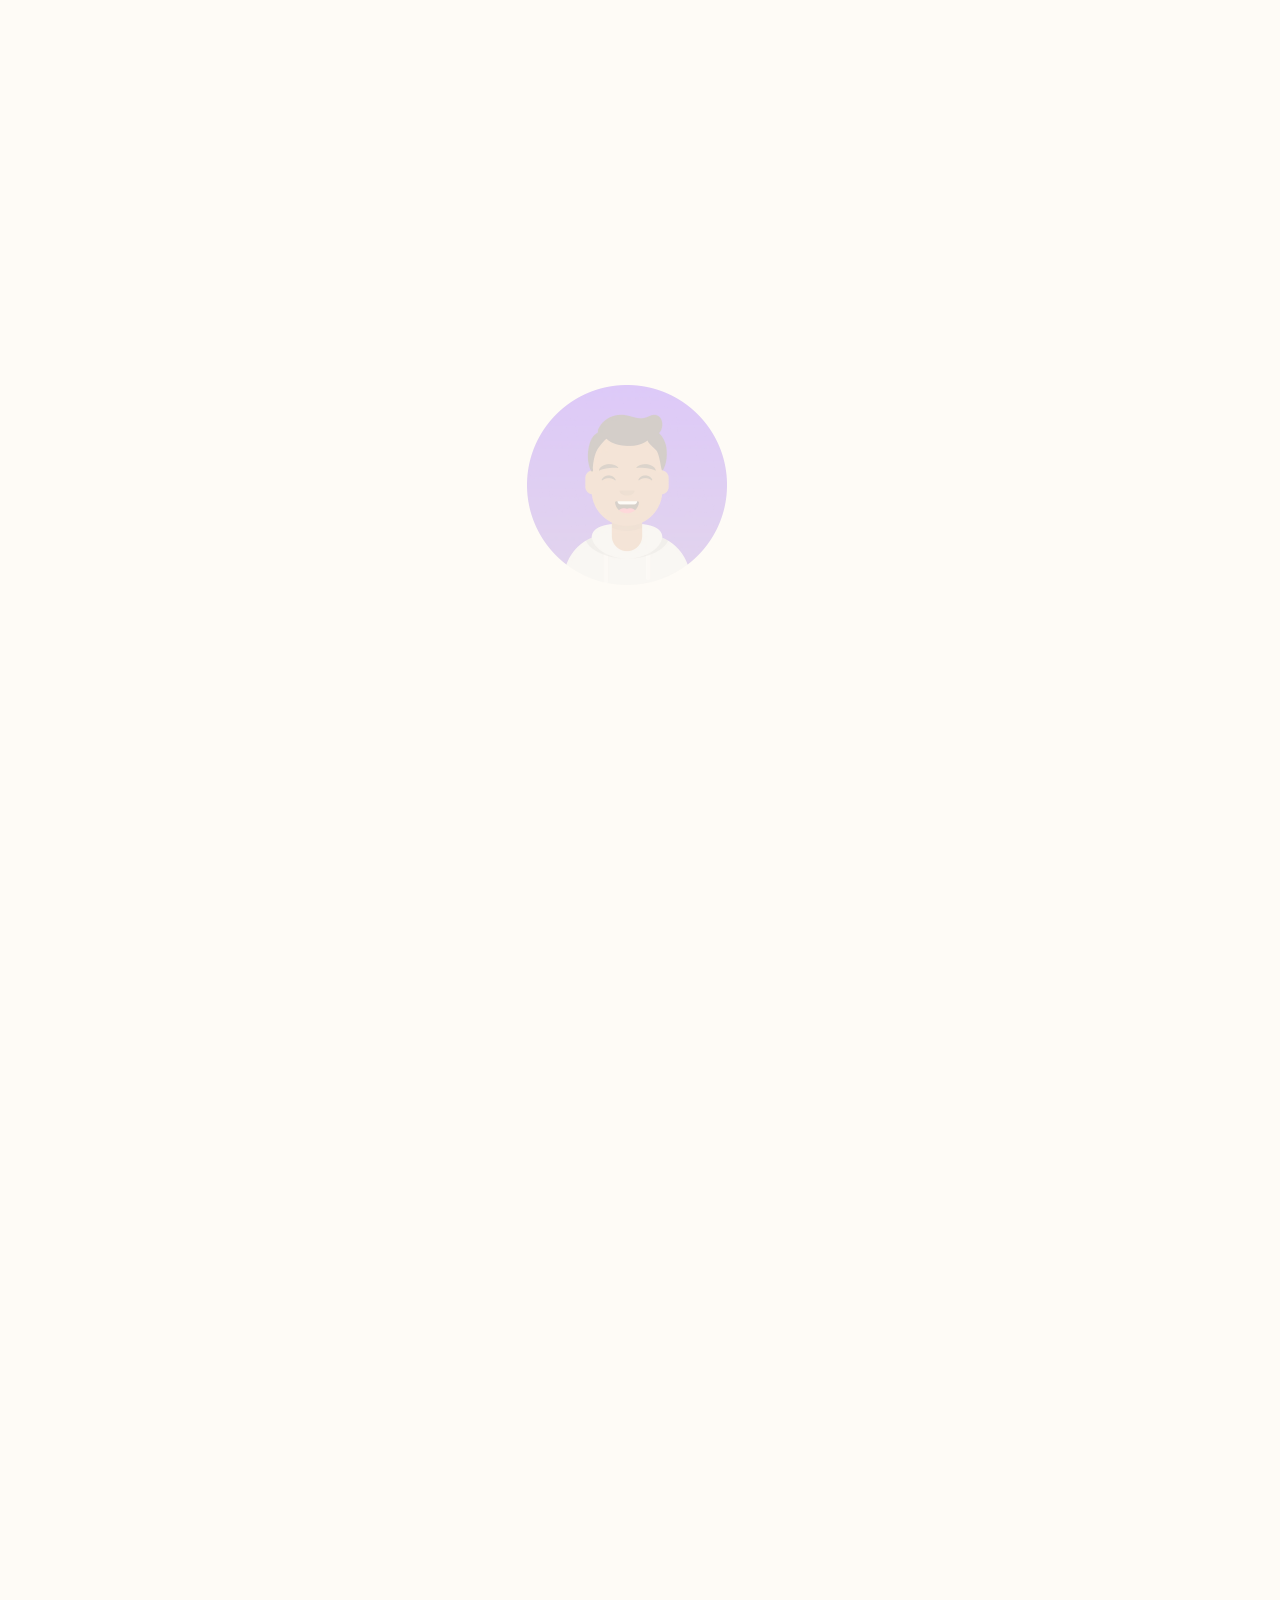
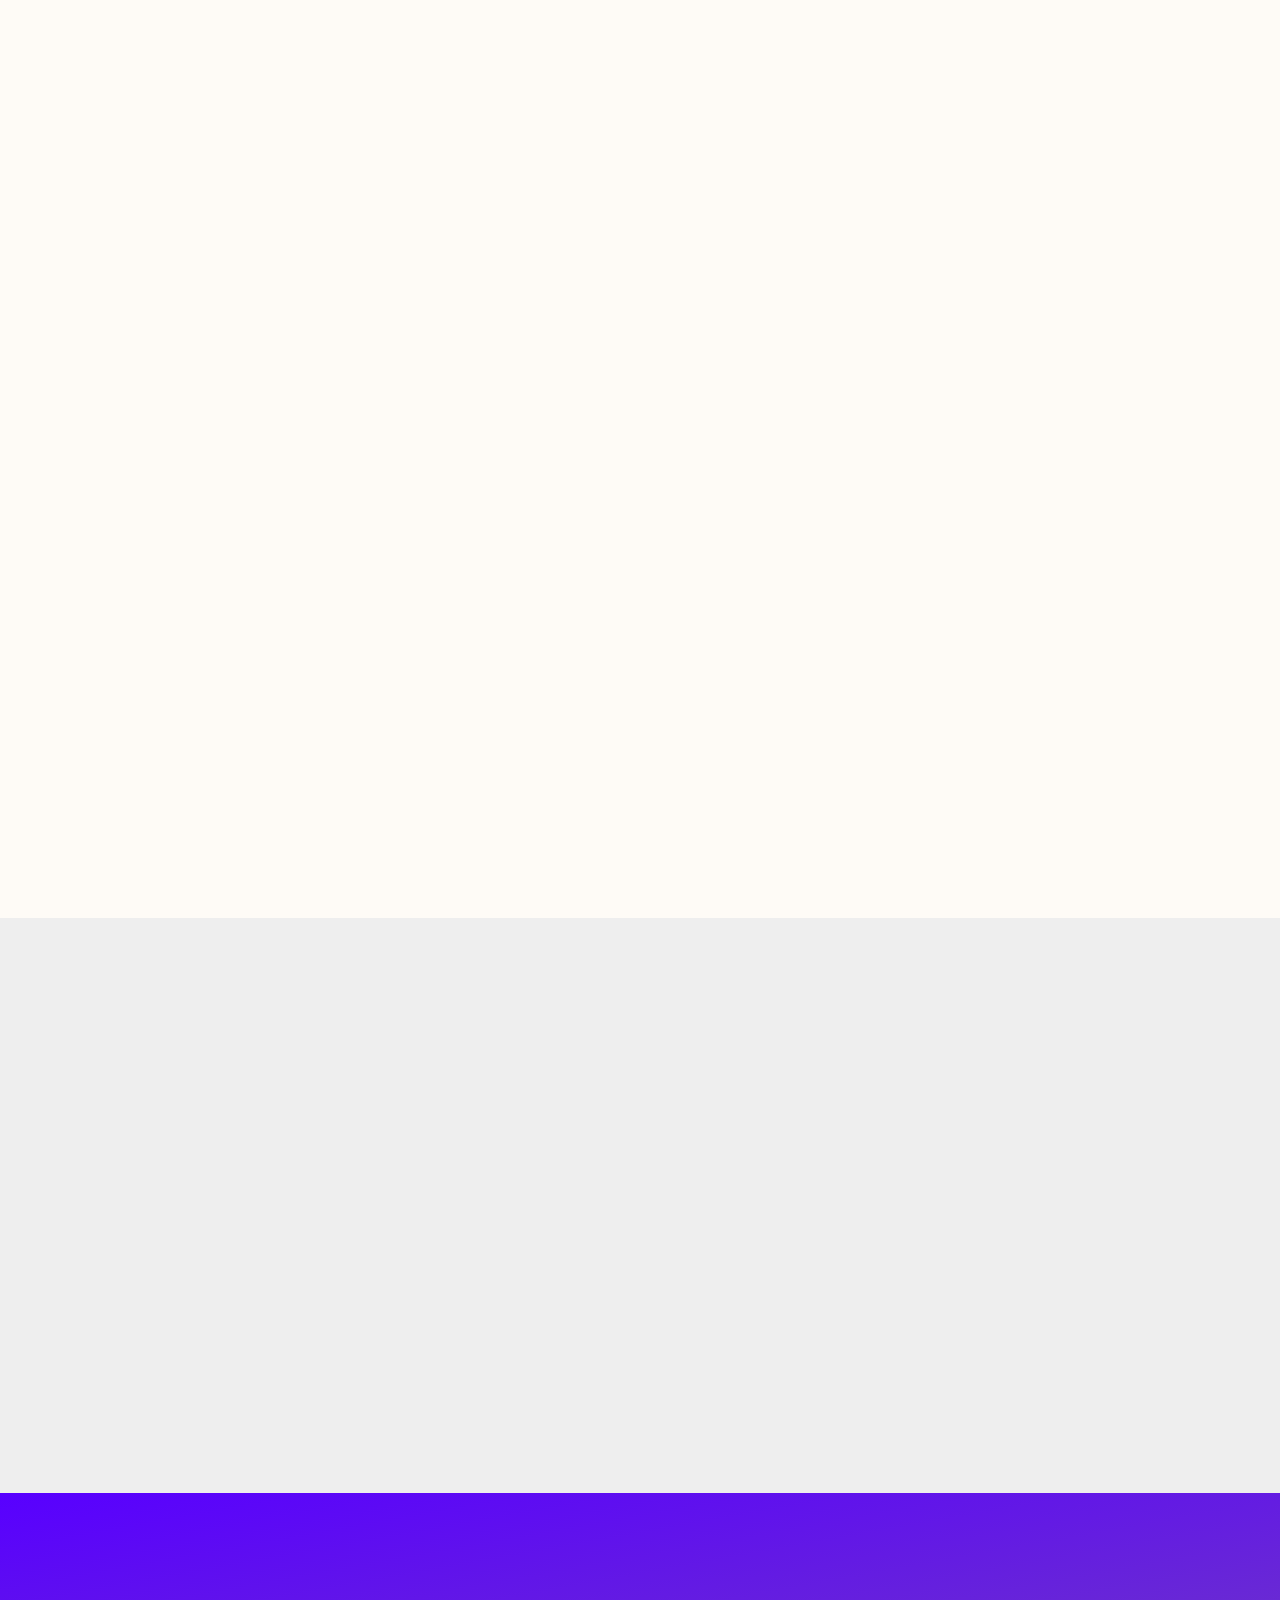
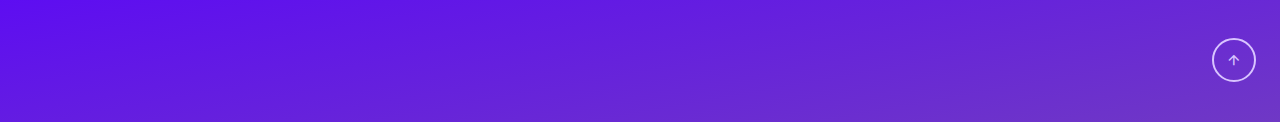
<file: index.html>
<!DOCTYPE html>
<html lang="en">
<head>
  <meta charset="UTF-8">
  <meta http-equiv="X-UA-Compatible" content="IE=edge">
  <meta name="viewport" content="width=device-width, initial-scale=1.0">
  <meta name="description" content="Personal portfolio website defining the person I am.">
  <meta name="keywords" content="Shreyanshu Dudhane, Portfolio, Website, Front-end Developer">
  <meta name="author" content="Shreyanshu Dudhane">
  <title>Portfolio</title>
  <link rel="icon" type="image/x-icon" href="./favicon.ico">
  <link rel="stylesheet" href="./css/variables.css">
  <!-- <link rel="stylesheet" href="./css/fonts.css"> -->
  <link rel="stylesheet" href="./css/common.css">
  <link rel="stylesheet" href="./css/index.css">
  <link rel="stylesheet" href="./css/modal.css">
  <link rel="stylesheet" href="./css/materialdesignicons.css">
  <!-- Google tag (gtag.js) -->
  <script async src="https://www.googletagmanager.com/gtag/js?id=G-HJLFFMXGX3"></script>
  <script>
    window.dataLayer = window.dataLayer || [];
    function gtag(){dataLayer.push(arguments);}
    gtag('js', new Date());

    gtag('config', 'G-HJLFFMXGX3');
  </script>
</head>
<body>
  <header id="header-element">
    <div class="container">
      <nav>
        <div id="logo-container">
          <img src="./assets/images/logo.webp" alt="Shreyanshu Dudhane's Logo">
        </div>
        <div>
          <span id="ham-menu" onclick="toggleMenu()"><i class="mdi mdi-menu"></i></span>
          <div id="nav-links-container">
            <a class="nav-link" id="a-link" onclick="goTo('a')">About</a>
            <a class="nav-link" id="p-link" onclick="goTo('p')">Portfolio</a>
            <a class="nav-link" id="c-link" onclick="goTo('c')">Contact</a>
          </div>
        </div>
      </nav>
    </div>
    <div id="mobile-nav-links-container">
    <a class="mobile-nav-link" id="a-link" onclick="goTo('a'); toggleMenu()">About</a>
    <a class="mobile-nav-link" id="p-link" onclick="goTo('p'); toggleMenu()">Portfolio</a>
    <a class="mobile-nav-link" id="c-link" onclick="goTo('c'); toggleMenu()">Contact</a>
    </div>
  </header>
  <section id="header" class="animate">
    <div id="hero">
      <div id="chips-container">
        <div class="chip purple"></div>
        <div class="chip blue"></div>
        <div class="chip green"></div>
      </div>
      <div id="hero-main-container">
        <div>
          <img src="./assets/images/me.webp" id="cartoon-image" alt="My Cartoon Potrait">
        </div>
        <div id="info-container">
          <h1>Hello, I'm Shreyanshu Dudhane</h1>
          <h3>A <span class="web-position">Front-End Developer</span> & <span class="web-position">Web Enthusiast</span></h3>
          <button class="btn full-width" onclick="goTo('a')">EXPLORE<i class="mdi mdi-chevron-right"></i></button>
        </div>
      </div>
    </div>
  </section>
  <section id="main">
    <div class="container">
      <div id="about-container">
        <div id="about-text-container" class="animate">
          <h3 class="section-header">About Me</h3>
          <p>I am a web developer currently focused on the front-end. I really like to think that websites and web-apps are my way of contributing to the people. Currently working as a MERN developer at <a href="https://www.cdw.com/" class="highlight-text" target="_blank" >CDW</a>, India, I try my best to create something good for the users.</p>
          <div class="hidden-about">
            <p id="hidden-about-text"></p>
          </div>
          <span id="action-text" onclick="toggleAboutStatsText()"><span id="about-action-text">show more</span> <i id="about-action-icon" class="mdi mdi-chevron-down"></i></span>
        </div>
        <div id="about-stats-container" class="animate">
          <div id="stats-container" class="stats-container">
            <!-- JS -->
            <!-- <span class="stat-name">JS</span>
            <div class="stat-progress-bar">
              <div class="stat-progress" style="--progress: 80%"></div>
            </div>
            <span class="stat-number">80%</span> -->
          </div>
        </div>
      </div>
      <div id="portfolio-container">
        <h3 class="section-header animate" id="pf-header">Portfolio</h3>
        <div id="portfolio-grid">
          <div class="portfolio-card animate" id="is">
            <img src="./assets/images/is.webp" alt="Insurance Solutions" loading="lazy">
            <div class="portfolio-info-container">
              <div>
                <p class="info-text">Web platform empowering a policy agency to serve its customers online</p>
                <p class="language-text">JQuery . Laravel . MySQL</p>
              </div>
              <button class="btn white" onclick="openModal(0)">SHOW MORE<i class="mdi mdi-chevron-right"></i></button>
            </div>
          </div>
          <div class="portfolio-card animate" id="tms">
            <img src="./assets/images/tms.webp" alt="Trust Management System" loading="lazy">
            <div class="portfolio-info-container">
              <div>
                <p class="info-text">Web-application helping a trust organization to connect with the needy</p>
                <p class="language-text">JS . Laravel . MySQL</p>
              </div>
              <button class="btn white" onclick="openModal(1)">SHOW MORE<i class="mdi mdi-chevron-right"></i></button>
            </div>
          </div>
          <div class="portfolio-card animate" id="avid">
            <img src="./assets/images/avid.webp" alt="Avid Games" loading="lazy">
            <div class="portfolio-info-container">
              <div>
                <p class="info-text">Fun games website banishing people's boredom</p>
                <p class="language-text">JS . Unity . PHP . MySQL</p>
              </div>
              <button class="btn white" onclick="openModal(2)">SHOW MORE<i class="mdi mdi-chevron-right"></i></button>
            </div>
          </div>
        </div>
      </div>
      <div id="hire">
        <div id="hire-card" class="animate">
          <div id="hire-side">
            <h3 class="section-header">Hire Me</h3>
            <p>I have a good feeling about web-development and I am currently looking for a front-end role where I can learn and contribute more.</p>
            <div id="hire-actions-container">
              <a href="./assets/resume.pdf" target="_blank" class="btn"><i class="mdi mdi-download"></i>DOWNLOAD RESUME</a>
              <span>
                <a href="https://www.linkedin.com/in/shreyanshu-dudhane/" class="hire-link" title="LinkedIn"><i class="mdi mdi-linkedin"></i></a>
                <a href="https://github.com/DudhaneShrey86" class="hire-link" title="Github"><i class="mdi mdi-github"></i></a>
              </span>
            </div>
          </div>
          <div id="animation-side" onmouseover="animateWeb()" onmouseout="stopAnimateWeb()">
            <div id="web-dev">
              <span>Web <br> Development</span>
            </div>
            <div id="me">
              <span>me</span>
            </div>
          </div>
        </div>
      </div>
    </div>
  </section>
  <section id="footer-section">
    <div id="contact-container">
      <div class="container">
        <h3 class="section-header animate" id="contact-header">Contact Me</h3>
        <p class="contact-text animate" id="contact-text">Have any questions or just want to talk?</p>
        <form id="contact-form" class="animate" onsubmit="submitMessage()">
          <div class="form-element">
            <label>
              <b>Your Name</b>
              <input type="text" name="contactName" id="contactName" placeholder="Enter your name...">
            </label>
          </div>
          <div class="form-element">
            <label>
              <b>Your Email</b>
              <input type="email" name="contactEmail" id="contactEmail" required placeholder="Enter your email address...">
            </label>
          </div>
          <div class="form-element">
            <label>
              <b>Your Message</b>
              <textarea name="contactMessage" id="contactMessage" required placeholder="Enter a message for me..."></textarea>
            </label>
          </div>
          <button class="btn full-width" id="submit-btn"><span>SUBMIT MESSAGE</span> <i class="mdi mdi-send"></i></button>
        </form>
      </div>
    </div>
    <div id="footer" class="animate">
      <div class="container">
        <div class="social-links">
          <a href="https://www.linkedin.com/in/shreyanshu-dudhane/" class="social-link" title="LinkedIn"><i class="mdi mdi-linkedin"></i></a>
          <a href="https://github.com/DudhaneShrey86" class="social-link" title="Github"><i class="mdi mdi-github"></i></a>
          <a href="https://t.me/DudhaneShrey86" class="social-link"><i class="mdi mdi-send-circle" title="Telegram"></i></a>
          <a href="https://www.instagram.com/dudhaneshrey86/" class="social-link"><i class="mdi mdi-instagram" title="Instagram"></i></a>
        </div>
        <p id="exit-link">Learn . Evolve . Contribute</p>
        <p id="copyright">Shreyanshu Dudhane &copy; 2023</p>
      </div>
      <span id="to-top" onclick="goToTop()"><i class="mdi mdi-arrow-up"></i></span>
    </div>
  </section>
  <div id="modal">
    <div id="modal-backdrop" onclick="closeModal()">
  
    </div>
    <div id="modal-body">
      <div id="modal-gallery-container">
        <div id="modal-gallery">
          <div class="image-container">
            <img src="./assets/images/is/is.webp" alt="">
          </div>
        </div>
        <span id="left-control" class="gallery-controls left" onclick="changeStep(-1)"><i class="mdi mdi-chevron-left"></i></span>
        <span id="right-control" class="gallery-controls right" onclick="changeStep(1)"><i class="mdi mdi-chevron-right"></i></span>
      </div>
      <div id="modal-content-container">
        <div>
          <div id="modal-header-container">
            <h3 id="modal-header">Insurance Solutions</h3>
            <i class="mdi mdi-close" onclick="closeModal()"></i>
          </div>
          <p id="modal-text">A complete web platform for "Insurance Solutions" policy agency and its customers to digitize their business.</p>
        </div>
        <div id="modal-action">
          <a href="https://insurancesolns.com" class="btn">VISIT SITE<i class="mdi mdi-open-in-new"></i></a>
        </div>
      </div>
    </div>
  </div>
  <script src="./js/anime.min.js"></script>
  <script src="./js/index.js" defer></script>
</body>
</html>
</file>
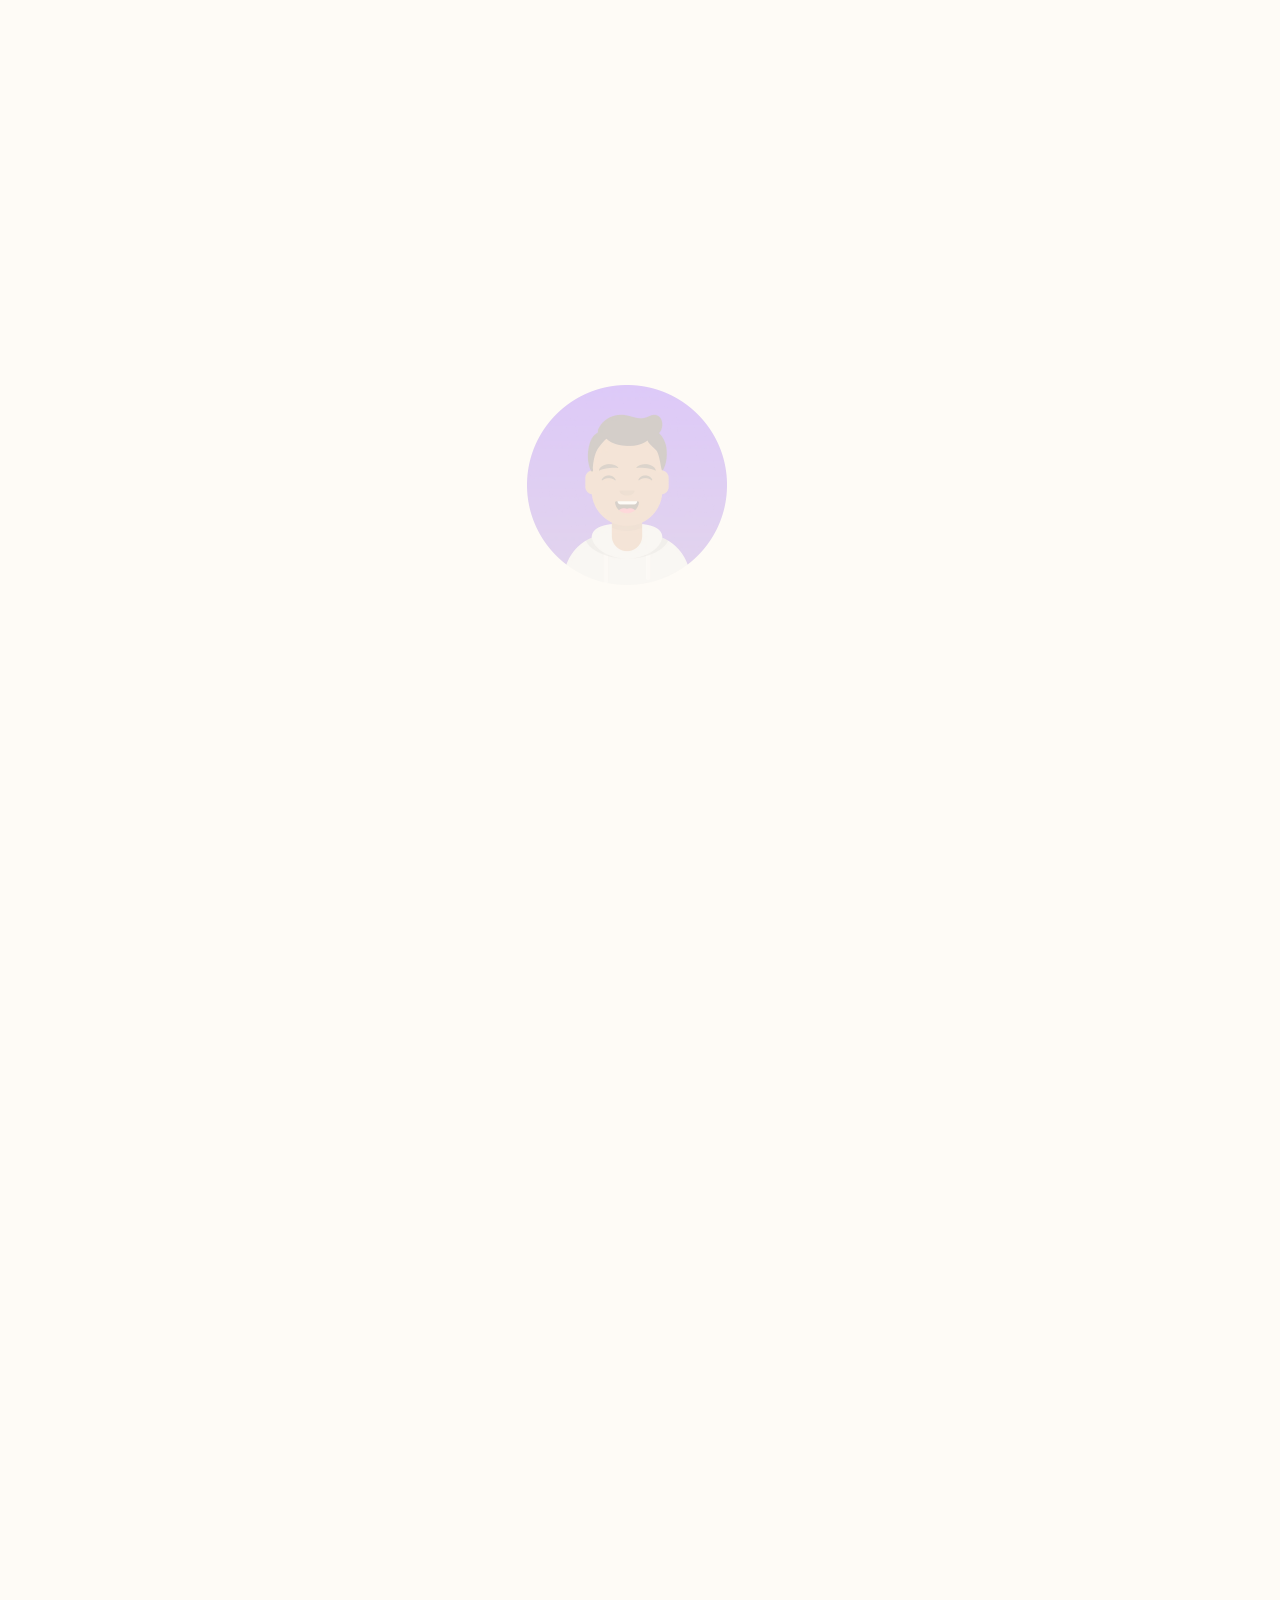
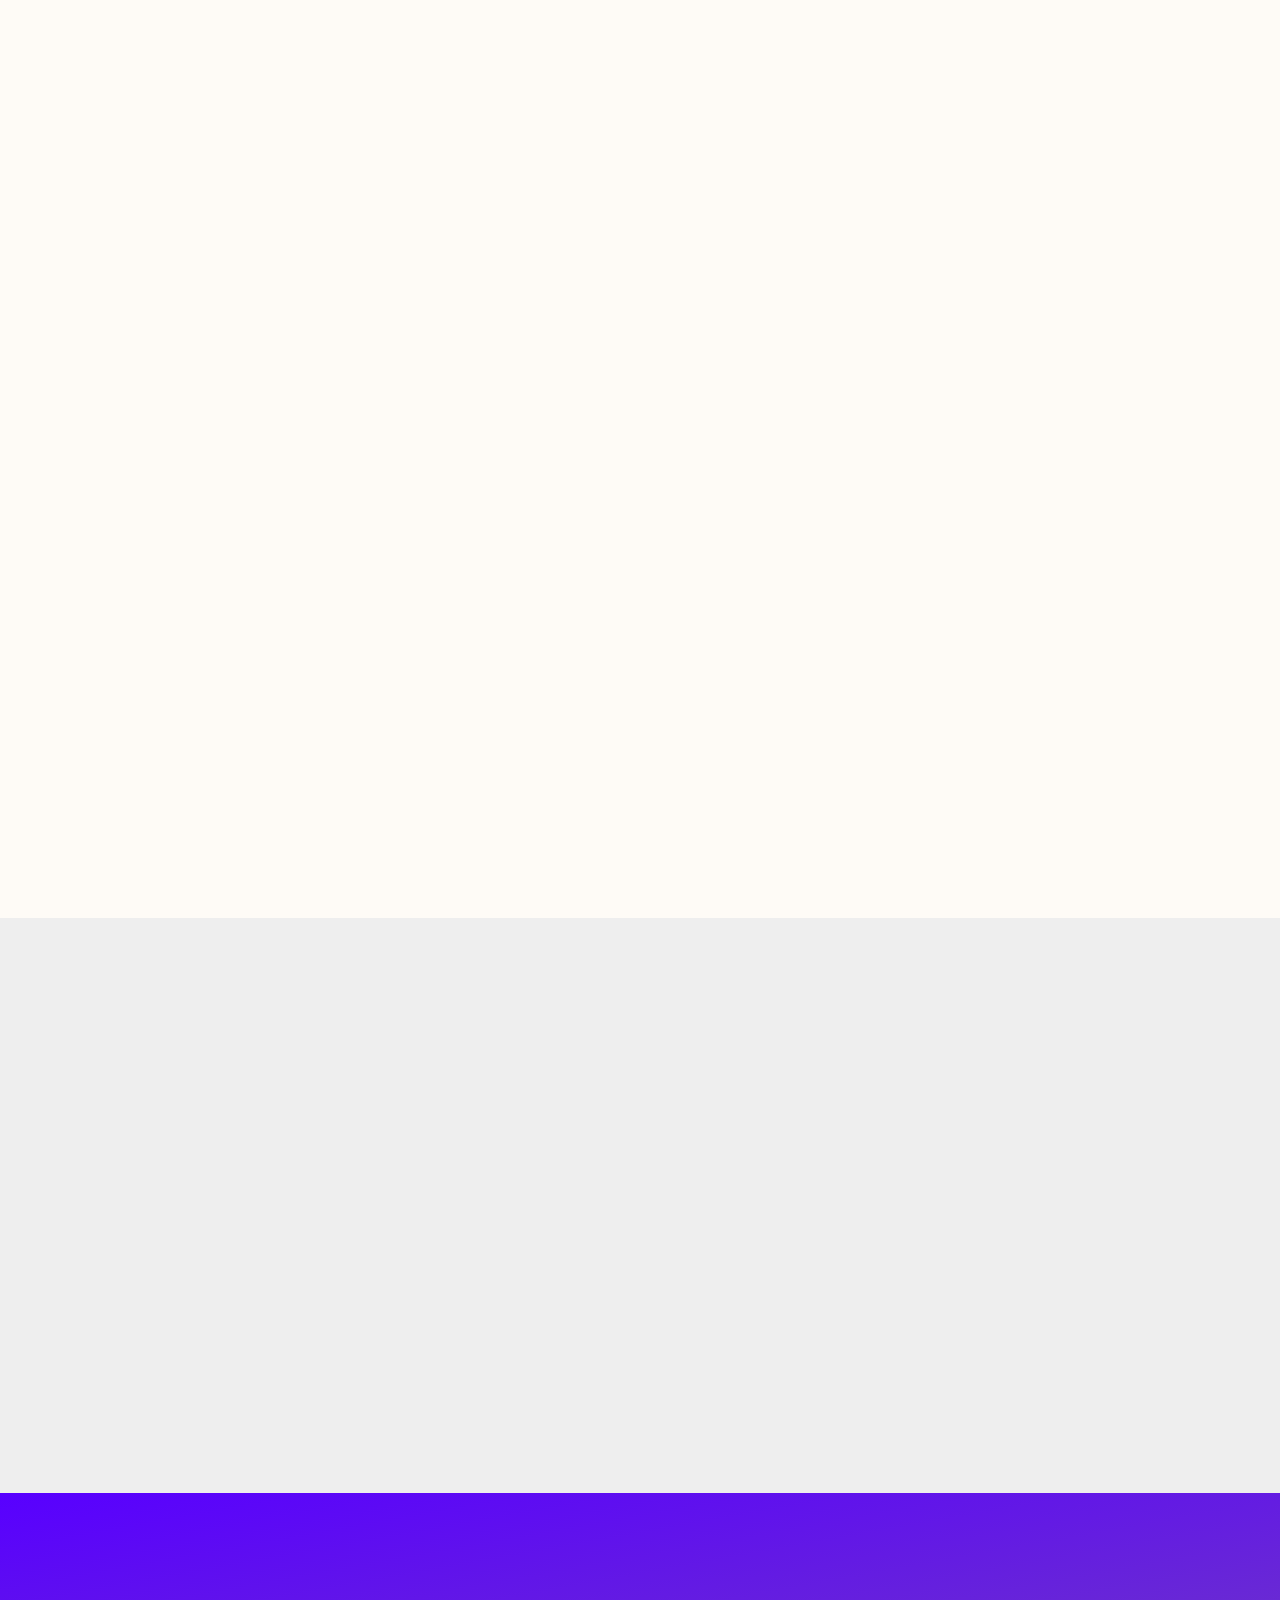
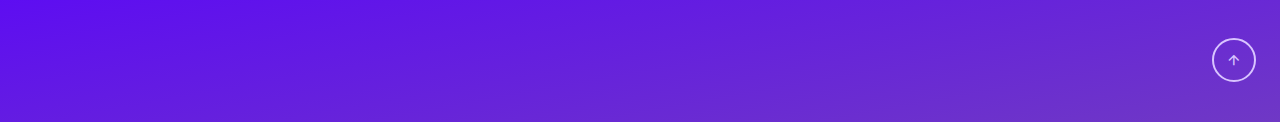
<file: home/index.html>
<!DOCTYPE html>
<html lang="en">
<head>
  <meta charset="UTF-8">
  <meta http-equiv="X-UA-Compatible" content="IE=edge">
  <meta name="viewport" content="width=device-width, initial-scale=1.0">
  <meta name="description" content="Personal full-stack portfolio website defining the person I am.">
  <meta name="keywords" content="Shreyanshu Dudhane, Portfolio, Website, Full-stack Developer">
  <meta name="author" content="Shreyanshu Dudhane">
  <title>Portfolio</title>
  <link rel="icon" type="image/x-icon" href="../favicon.ico">
  <link rel="stylesheet" href="../css/variables.css">
  <!-- <link rel="stylesheet" href="../css/fonts.css"> -->
  <link rel="stylesheet" href="../css/common.css">
  <link rel="stylesheet" href="../css/index.css">
  <link rel="stylesheet" href="../css/modal.css">
  <link rel="stylesheet" href="../css/materialdesignicons.css">
  <!-- Google tag (gtag.js) -->
  <script async src="https://www.googletagmanager.com/gtag/js?id=G-HJLFFMXGX3"></script>
  <script>
    window.dataLayer = window.dataLayer || [];
    function gtag(){dataLayer.push(arguments);}
    gtag('js', new Date());

    gtag('config', 'G-HJLFFMXGX3');
  </script>
</head>
<body>
  <header id="header-element">
    <div class="container">
      <nav>
        <div id="logo-container">
          <img src="../assets/images/logo.webp" alt="Shreyanshu Dudhane's Logo">
        </div>
        <div>
          <span id="ham-menu" onclick="toggleMenu()"><i class="mdi mdi-menu"></i></span>
          <div id="nav-links-container">
            <a class="nav-link" id="a-link" onclick="goTo('a')">About</a>
            <a class="nav-link" id="p-link" onclick="goTo('p')">Portfolio</a>
            <a class="nav-link" id="c-link" onclick="goTo('c')">Contact</a>
          </div>
        </div>
      </nav>
    </div>
    <div id="mobile-nav-links-container">
    <a class="mobile-nav-link" id="a-link" onclick="goTo('a'); toggleMenu()">About</a>
    <a class="mobile-nav-link" id="p-link" onclick="goTo('p'); toggleMenu()">Portfolio</a>
    <a class="mobile-nav-link" id="c-link" onclick="goTo('c'); toggleMenu()">Contact</a>
    </div>
  </header>
  <section id="header" class="animate">
    <div id="hero">
      <div id="chips-container">
        <div class="chip purple"></div>
        <div class="chip blue"></div>
        <div class="chip green"></div>
      </div>
      <div id="hero-main-container">
        <div>
          <img src="../assets/images/me.webp" id="cartoon-image" alt="My Cartoon Potrait">
        </div>
        <div id="info-container">
          <h1>Hello, I'm Shreyanshu Dudhane</h1>
          <h3>A <span class="web-position">Full-Stack Developer</span> & <span class="web-position">Web Enthusiast</span></h3>
          <button class="btn full-width" onclick="goTo('a')">EXPLORE<i class="mdi mdi-chevron-right"></i></button>
        </div>
      </div>
    </div>
  </section>
  <section id="main">
    <div class="container">
      <div id="about-container">
        <div id="about-text-container" class="animate">
          <h3 class="section-header">About Me</h3>
          <p>I am a web developer currently more focused on the front-end. I really like to think that websites and web-apps are my way of contributing to the people. Currently working as UI/UX developer at <a href="https://mkcl.org/" class="highlight-text" target="_blank" >MKCL</a>, India, I try my best to create something good for the users.</p>
          <div class="hidden-about">
            <p id="hidden-about-text"></p>
          </div>
          <span id="action-text" onclick="toggleAboutStatsText()"><span id="about-action-text">show more</span> <i id="about-action-icon" class="mdi mdi-chevron-down"></i></span>
        </div>
        <div id="about-stats-container" class="animate">
          <div id="stats-container" class="stats-container">
            <!-- JS -->
            <!-- <span class="stat-name">JS</span>
            <div class="stat-progress-bar">
              <div class="stat-progress" style="--progress: 80%"></div>
            </div>
            <span class="stat-number">80%</span> -->
          </div>
        </div>
      </div>
      <div id="portfolio-container">
        <h3 class="section-header animate" id="pf-header">Portfolio</h3>
        <div id="portfolio-grid">
          <div class="portfolio-card animate" id="is">
            <img src="../assets/images/is.webp" alt="Insurance Solutions" loading="lazy">
            <div class="portfolio-info-container">
              <div>
                <p class="info-text">Web platform empowering a policy agency to serve its customers online</p>
                <p class="language-text">JQuery . Laravel . MySQL</p>
              </div>
              <button class="btn white" onclick="openModal(0)">SHOW MORE<i class="mdi mdi-chevron-right"></i></button>
            </div>
          </div>
          <div class="portfolio-card animate" id="tms">
            <img src="../assets/images/tms.webp" alt="Trust Management System" loading="lazy">
            <div class="portfolio-info-container">
              <div>
                <p class="info-text">Web-application helping a trust organization to connect with the needy</p>
                <p class="language-text">JS . Laravel . MySQL</p>
              </div>
              <button class="btn white" onclick="openModal(1)">SHOW MORE<i class="mdi mdi-chevron-right"></i></button>
            </div>
          </div>
          <div class="portfolio-card animate" id="avid">
            <img src="../assets/images/avid.webp" alt="Avid Games" loading="lazy">
            <div class="portfolio-info-container">
              <div>
                <p class="info-text">Fun games website banishing people's boredom</p>
                <p class="language-text">JS . Unity . PHP . MySQL</p>
              </div>
              <button class="btn white" onclick="openModal(2)">SHOW MORE<i class="mdi mdi-chevron-right"></i></button>
            </div>
          </div>
        </div>
      </div>
      <div id="hire">
        <div id="hire-card" class="animate">
          <div id="hire-side">
            <h3 class="section-header">Hire Me</h3>
            <p>I have a good feeling about web-development and I am currently looking for a full-stack role where I can learn and contribute more.</p>
            <div id="hire-actions-container">
              <a href="../assets/resume-fullstack.pdf" target="_blank" class="btn"><i class="mdi mdi-download"></i>DOWNLOAD RESUME</a>
              <span>
                <a href="https://www.linkedin.com/in/shreyanshu-dudhane/" class="hire-link" title="LinkedIn"><i class="mdi mdi-linkedin"></i></a>
                <a href="https://github.com/DudhaneShrey86" class="hire-link" title="Github"><i class="mdi mdi-github"></i></a>
              </span>
            </div>
          </div>
          <div id="animation-side" onmouseover="animateWeb()" onmouseout="stopAnimateWeb()">
            <div id="web-dev">
              <span>Web <br> Development</span>
            </div>
            <div id="me">
              <span>me</span>
            </div>
          </div>
        </div>
      </div>
    </div>
  </section>
  <section id="footer-section">
    <div id="contact-container">
      <div class="container">
        <h3 class="section-header animate" id="contact-header">Contact Me</h3>
        <p class="contact-text animate" id="contact-text">Have any questions or just want to talk?</p>
        <form id="contact-form" class="animate" onsubmit="submitMessage()">
          <div class="form-element">
            <label>
              <b>Your Name</b>
              <input type="text" name="contactName" id="contactName" placeholder="Enter your name...">
            </label>
          </div>
          <div class="form-element">
            <label>
              <b>Your Email</b>
              <input type="email" name="contactEmail" id="contactEmail" required placeholder="Enter your email address...">
            </label>
          </div>
          <div class="form-element">
            <label>
              <b>Your Message</b>
              <textarea name="contactMessage" id="contactMessage" required placeholder="Enter a message for me..."></textarea>
            </label>
          </div>
          <button class="btn full-width" id="submit-btn"><span>SUBMIT MESSAGE</span> <i class="mdi mdi-send"></i></button>
        </form>
      </div>
    </div>
    <div id="footer" class="animate">
      <div class="container">
        <div class="social-links">
          <a href="https://www.linkedin.com/in/shreyanshu-dudhane/" class="social-link" title="LinkedIn"><i class="mdi mdi-linkedin"></i></a>
          <a href="https://github.com/DudhaneShrey86" class="social-link" title="Github"><i class="mdi mdi-github"></i></a>
          <a href="https://t.me/DudhaneShrey86" class="social-link"><i class="mdi mdi-send-circle" title="Telegram"></i></a>
          <a href="https://www.instagram.com/dudhaneshrey86/" class="social-link"><i class="mdi mdi-instagram" title="Instagram"></i></a>
        </div>
        <p id="exit-link">Learn . Evolve . Contribute</p>
        <p id="copyright">Shreyanshu Dudhane &copy; 2023</p>
      </div>
      <span id="to-top" onclick="goToTop()"><i class="mdi mdi-arrow-up"></i></span>
    </div>
  </section>
  <div id="modal">
    <div id="modal-backdrop" onclick="closeModal()">
  
    </div>
    <div id="modal-body">
      <div id="modal-gallery-container">
        <div id="modal-gallery">
          <div class="image-container">
            <img src="../assets/images/is/is.webp" alt="">
          </div>
        </div>
        <span id="left-control" class="gallery-controls left" onclick="changeStep(-1)"><i class="mdi mdi-chevron-left"></i></span>
        <span id="right-control" class="gallery-controls right" onclick="changeStep(1)"><i class="mdi mdi-chevron-right"></i></span>
      </div>
      <div id="modal-content-container">
        <div>
          <div id="modal-header-container">
            <h3 id="modal-header">Insurance Solutions</h3>
            <i class="mdi mdi-close" onclick="closeModal()"></i>
          </div>
          <p id="modal-text">A complete web platform for "Insurance Solutions" policy agency and its customers to digitize their business.</p>
        </div>
        <div id="modal-action">
          <a href="https://insurancesolns.com" class="btn">VISIT SITE<i class="mdi mdi-open-in-new"></i></a>
        </div>
      </div>
    </div>
  </div>
  <script src="../js/anime.min.js"></script>
  <script src="../js/index-fullstack.js" defer></script>
</body>
</html>
</file>
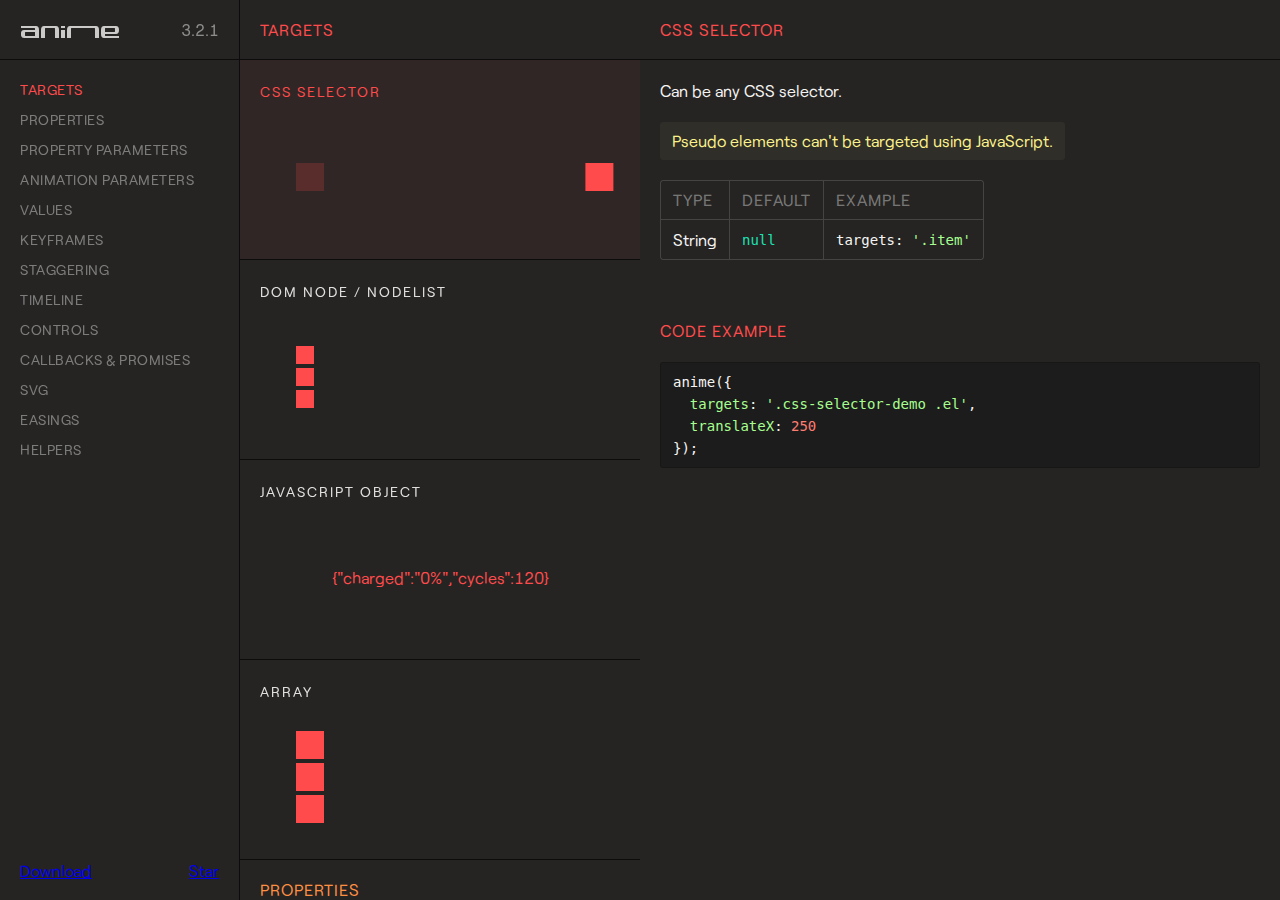
<file: js/anime-master/anime-master/documentation/index.html>
<!DOCTYPE html>
<html>
<head>
  <title>Documentation | anime.js</title>
  <meta charset="utf-8">
  <meta name="viewport" content="width=device-width, initial-scale=1, maximum-scale=1">

  <meta property="og:title" content="anime.js">
  <meta property="og:url" content="https://animejs.com">
  <meta property="og:description" content="Javascript animation engine">
  <meta property="og:image" content="https://animejs.com/documentation/assets/img/social-media-image.png">

  <meta name="twitter:card" content="summary_large_image">
  <meta name="twitter:site" content="@juliangarnier">
  <meta name="twitter:creator" content="@juliangarnier">
  <meta name="twitter:title" content="anime.js">
  <meta name="twitter:description" content="Javascript animation engine">
  <meta name="twitter:image" content="https://animejs.com/documentation/assets/img/social-media-image.png">

  <link rel="apple-touch-icon-precomposed" href="assets/img/apple-touch-icon.png">
  <link rel="icon" type="image/png" href="assets/img/favicon.png" >

  <link href="//cloud.typenetwork.com/projects/2160/fontface.css/" rel="stylesheet" type="text/css">

  <link href="assets/css/animejs.css" rel="stylesheet">
  <link href="assets/css/anime-theme.css" rel="stylesheet">
  <link href="assets/css/documentation.css" rel="stylesheet">

  <script src="../lib/anime.min.js"></script>
</head>
<body>
  <div class="content">
    <header class="header">
    <a class="logo" href="https://github.com/juliangarnier/anime/">
      <img class="anime-mini-logo" src="assets/img/anime-mini-logo.svg" />
      <span class="version-number"></span>
    </a>
    </header>
    <section class="pane sidebar">
      <nav class="navigation"></nav>
      <div class="sidebar-info">
        <a class="github-button" href="https://github.com/juliangarnier/anime/archive/master.zip" data-color-scheme="no-preference: dark; light: dark; dark: dark;" data-icon="octicon-cloud-download" aria-label="Download juliangarnier/anime on GitHub">Download</a>
        <a class="github-button" href="https://github.com/juliangarnier/anime" data-color-scheme="no-preference: dark; light: dark; dark: dark;" data-show-count="true" aria-label="Star juliangarnier/anime on GitHub">Star</a>
      </div>
    </section>
    <section class="pane demos">

<!-- TARGETS -->
<article id="targets" class="color-targets">
  <header>
    <h2 class="demos-title">Targets</h2>
  </header>

<div id="cssSelector" class="demo">
  <h3 class="demo-title">CSS Selector</h3>
  <div class="demo-description">
    <p>Can be any CSS selector.</p>
    <p class="bubble warning">Pseudo elements can't be targeted using JavaScript.</p>
    <table>
      <thead>
        <td>Type</td>
        <td>Default</td>
        <td>Example</td>
      </thead>
      <tr>
        <td>String</td>
        <td><code>null</code></td>
        <td><code>targets: '.item'</code></td>
      </tr>
    </table>
  </div>
  <div class="demo-content css-selector-demo">
    <div class="line">
      <div class="square shadow"></div>
      <div class="square el"></div>
    </div>
  </div>
  <script>var cssSelector = function() {
/*DEMO*/
anime({
  targets: '.css-selector-demo .el',
  translateX: 250
});
/*DEMO*/
}
  </script>

</div>

<div id="domNode" class="demo">
  <h3 class="demo-title">DOM Node / NodeList</h3>
  <div class="demo-description">
    <p>
      Can be any DOM Node or NodeList.
    </p>
    <table>
      <thead>
        <td>Type</td>
        <td>Default</td>
        <td>Example</td>
      </thead>
      <tr>
        <td>DOM Node</td>
        <td><code>null</code></td>
        <td><code>targets: el.querySelector('.item')</code></td>
      </tr>
      <tr>
        <td>NodeList</td>
        <td><code>null</code></td>
        <td><code>targets: el.querySelectorAll('.item')</code></td>
      </tr>
    </table>
  </div>
  <div class="demo-content dom-node-demo">
    <div class="line">
      <div class="small square shadow"></div>
      <div class="small square el"></div>
    </div>
    <div class="line">
      <div class="small square shadow"></div>
      <div class="small square el"></div>
    </div>
    <div class="line">
      <div class="small square shadow"></div>
      <div class="small square el"></div>
    </div>
  </div>
  <script>var domNode = function() {
/*DEMO*/
var elements = document.querySelectorAll('.dom-node-demo .el');

anime({
  targets: elements,
  translateX: 270
});
/*DEMO*/
}
  </script>
</div>

<div id="JSobject" class="demo">
  <h3 class="demo-title">JavaScript Object</h3>
  <div class="demo-description">
    <p>
      A JavaScript Object with at least one property containing a numerical value.
    </p>
    <table>
      <thead>
        <td>Type</td>
        <td>Default</td>
        <td>Example</td>
      </thead>
      <tr>
        <td>Object</td>
        <td><code>null</code></td>
        <td><code>targets: myObjectProp</code></td>
      </tr>
    </table>
  </div>
  <div class="demo-content">
    <pre class="battery-log">{"charged":"0%","cycles":120}</pre>
  </div>
  <script>var JSobject = function() {
/*DEMO*/
var logEl = document.querySelector('.battery-log');

var battery = {
  charged: '0%',
  cycles: 120
}

anime({
  targets: battery,
  charged: '100%',
  cycles: 130,
  round: 1,
  easing: 'linear',
  update: function() {
    logEl.innerHTML = JSON.stringify(battery);
  }
});
/*DEMO*/
}
  </script>
<script>
</script>
</div>

<div id="array" class="demo">
  <h3 class="demo-title">Array</h3>
  <div class="demo-description">
    <p>
      An array containing multiple targets.
    </p>
    <p class="bubble info">
      Accepts mixed types. E.g. <code>['.el', domNode, jsObject]</code>
    </p>
    <table>
      <thead>
        <td>Type</td>
        <td>Default</td>
        <td>Example</td>
      </thead>
      <tr>
        <td>Array</td>
        <td><code>null</code></td>
        <td><code>targets: ['.item', el.getElementById('#thing')]</code></td>
      </tr>
    </table>
  </div>
  <div class="demo-content mixed-array-demo">
    <div class="line">
      <div class="square shadow"></div>
      <div class="square el el-01"></div>
    </div>
    <div class="line">
      <div class="square shadow"></div>
      <div class="square el el-02"></div>
    </div>
    <div class="line">
      <div class="square shadow"></div>
      <div class="square el el-03"></div>
    </div>
  </div>
  <script>var array = function() {
/*DEMO*/
var el = document.querySelector('.mixed-array-demo .el-01');

anime({
  targets: [el, '.mixed-array-demo .el-02', '.mixed-array-demo .el-03'],
  translateX: 250
});
/*DEMO*/
}
  </script>

</div>

</article>
<!-- -->

<!-- ANIMATABLE PROPERTIES -->
<article id="properties" class="color-properties">
<header>
  <h2 class="demos-title">Properties</h2>
</header>

<div id="cssProperties" class="demo">
  <h3 class="demo-title">CSS Properties</h3>
  <div class="demo-description">
    <p>
      Any CSS properties can be animated.
    </p>
    <p class="bubble warning">
      Most CSS properties will cause layout changes or repaint, and will result in choppy animation.
      Prioritize opacity and CSS transforms as much as possible.
    </p>
    <p>More details about accepted values in the <a class="color-values" href="#unitlessValue">values</a> section.</p>
    <table>
      <thead>
        <td>Example</td>
        <td>value</td>
      </thead>
      <tr>
        <td><code>opacity</code></td>
        <td><code>.5</code></td>
      </tr>
      <tr>
        <td><code>left</code></td>
        <td><code>'100px'</code></td>
      </tr>
    </table>
  </div>
  <div class="demo-content css-prop-demo">
    <div class="large square shadow"></div>
    <div class="large square el"></div>
  </div>
  <script>var cssProperties = function() {
/*DEMO*/
anime({
  targets: '.css-prop-demo .el',
  left: '240px',
  backgroundColor: '#FFF',
  borderRadius: ['0%', '50%'],
  easing: 'easeInOutQuad'
});
/*DEMO*/
}
  </script>
</div>

<div id="CSStransforms" class="demo">
  <h3 class="demo-title">CSS Transforms</h3>
  <div class="demo-description">
    <p>
      Animate CSS transforms properties individually.
    </p>
    <p class="bubble info">
      It's possible to specify different timing for each transforms properties, more details in the <a class="color-prop-params" href="#specificPropParameters">specific property parameters</a> section.
    </p>
    <p>More details about accepted values in the <a class="color-values" href="#unitlessValue">values</a> section.</p>
    <table>
      <thead>
        <td>Valid properties</td>
        <td>Default unit</td>
      </thead>
      <tr><td><code>'translateX'</code></td><td><code>'px'</code></td></tr>
      <tr><td><code>'translateY'</code></td><td><code>'px'</code></td></tr>
      <tr><td><code>'translateZ'</code></td><td><code>'px'</code></td></tr>
      <tr><td><code>'rotate'</code></td><td><code>'deg'</code></td></tr>
      <tr><td><code>'rotateX'</code></td><td><code>'deg'</code></td></tr>
      <tr><td><code>'rotateY'</code></td><td><code>'deg'</code></td></tr>
      <tr><td><code>'rotateZ'</code></td><td><code>'deg'</code></td></tr>
      <tr><td><code>'scale'</code></td><td><code>—</code></td></tr>
      <tr><td><code>'scaleX'</code></td><td><code>—</code></td></tr>
      <tr><td><code>'scaleY'</code></td><td><code>—</code></td></tr>
      <tr><td><code>'scaleZ'</code></td><td><code>—</code></td></tr>
      <tr><td><code>'skew'</code></td><td><code>'deg'</code></td></tr>
      <tr><td><code>'skewX'</code></td><td><code>'deg'</code></td></tr>
      <tr><td><code>'skewY'</code></td><td><code>'deg'</code></td></tr>
      <tr><td><code>'perspective'</code></td><td><code>'px'</code></td></tr>
    </table>
  </div>
  <div class="demo-content css-transforms-demo">
    <div class="square shadow"></div>
    <div class="square el"></div>
  </div>
  <script>var CSStransforms = function() {
/*DEMO*/
anime({
  targets: '.css-transforms-demo .el',
  translateX: 250,
  scale: 2,
  rotate: '1turn'
});
/*DEMO*/
}
  </script>
</div>

<div id="JSobjProp" class="demo">
  <h3 class="demo-title">Object properties</h3>
  <div class="demo-description">
    <p>
      Any Object property containing a numerical value can be animated.<br>
      More details about accepted values in the <a class="color-values" href="#unitlessValue">values</a> section.
    </p>
    <table>
      <thead>
        <td>Example</td>
        <td>value</td>
      </thead>
      <tr>
        <td><code>prop1</code></td>
        <td><code>50</code></td>
      </tr>
      <tr>
        <td><code>'prop2'</code></td>
        <td><code>'100%'</code></td>
      </tr>
    </table>
  </div>
  <div class="demo-content">
    <pre class="js-object-log">{"prop1":0,"prop2":"0%"}</pre>
  </div>
  <script>var JSobjProp = function() {
/*DEMO*/
var objPropLogEl = document.querySelector('.js-object-log');

var myObject = {
  prop1: 0,
  prop2: '0%'
}

anime({
  targets: myObject,
  prop1: 50,
  prop2: '100%',
  easing: 'linear',
  round: 1,
  update: function() {
    objPropLogEl.innerHTML = JSON.stringify(myObject);
  }
});
/*DEMO*/
}
  </script>
</div>

<div id="domAttr" class="demo">
  <h3 class="demo-title">DOM Attributes</h3>
  <div class="demo-description">
    <p>
      Any DOM Attributes containing a numerical value can be animated.<br>
      More details about accepted values in the <a class="color-values" href="#unitlessValue">values</a> section.
    </p>
    <table>
      <thead>
        <td>Example</td>
        <td>value</td>
      </thead>
      <tr>
        <td><code>value</code></td>
        <td><code>1000</code></td>
      </tr>
      <tr>
        <td><code>volume</code></td>
        <td><code>0</code></td>
      </tr>
      <tr>
        <td><code>data-custom</code></td>
        <td><code>'3 dogs'</code></td>
      </tr>
    </table>
  </div>
  <div class="demo-content dom-attribute-demo">
    <input class="el text-output" value="0"></input>
  </div>
  <script>var domAttr = function() {
/*DEMO*/
anime({
  targets: '.dom-attribute-demo input',
  value: [0, 1000],
  round: 1,
  easing: 'easeInOutExpo'
});
/*DEMO*/
}
  </script>
</div>

<div id="svgAttr" class="demo">
  <h3 class="demo-title">SVG Attributes</h3>
  <div class="demo-description">
    <p>
      Like any other <a class="color-properties" href="#domAttr">DOM attributes</a>, all SVG attributes containing at least one numerical value can be animated.<br>
      More details about accepted values in the <a class="color-values" href="#unitlessValue">values</a> section and SVG animation in the <a class="color-svg" href="#motionPath">SVG</a> section.
    </p>
    <table>
      <thead>
        <td>Example</td>
        <td>value</td>
      </thead>
      <tr>
        <td><code>points</code></td>
        <td><code>'64 68.64 8.574 100 63.446 67.68 64 4 64.554 67.68 119.426 100'</code></td>
      </tr>
      <tr>
        <td><code>scale</code></td>
        <td><code>1</code></td>
      </tr>
      <tr>
        <td><code>baseFrequency</code></td>
        <td><code>0</code></td>
      </tr>
    </table>
  </div>
  <div class="demo-content align-center svg-attributes-demo">
<svg width="128" height="128" viewBox="0 0 128 128">
  <filter id="displacementFilter">
    <feTurbulence type="turbulence" baseFrequency=".05" numOctaves="2" result="turbulence"/>
    <feDisplacementMap in2="turbulence" in="SourceGraphic" scale="15" xChannelSelector="R" yChannelSelector="G"/>
  </filter>
  <polygon points="64 68.64 8.574 100 63.446 67.68 64 4 64.554 67.68 119.426 100" style="filter: url(#displacementFilter)" fill="currentColor"/>
</svg>
  </div>
  <script>var svgAttr = function() {
  // Needed to reset demo
  var polyEl = document.querySelector('.svg-attributes-demo polygon');
  var feTurbulenceEl = document.querySelector('feTurbulence');
  var feDisplacementMap = document.querySelector('feDisplacementMap');
  polyEl.setAttribute('points', '64 68.64 8.574 100 63.446 67.68 64 4 64.554 67.68 119.426 100');
  feTurbulenceEl.setAttribute('baseFrequency', '.05');
  feDisplacementMap.setAttribute('scale', '15');
/*DEMO*/
anime({
  targets: ['.svg-attributes-demo polygon', 'feTurbulence', 'feDisplacementMap'],
  points: '64 128 8.574 96 8.574 32 64 0 119.426 32 119.426 96',
  baseFrequency: 0,
  scale: 1,
  loop: true,
  direction: 'alternate',
  easing: 'easeInOutExpo'
});
/*DEMO*/
}
  </script>

</div>

</article>
<!-- -->

<!-- PROPERTY PARAMETERS -->
<article id="propertyParameters" class="color-prop-params">
  <header>
    <h2 class="demos-title">Property parameters</h2>
  </header>

<div id="duration" class="demo">
  <h3 class="demo-title">Duration</h3>
  <div class="demo-description">
    <p>
      Defines the duration in milliseconds of the animation.
    </p>
    <table>
      <thead>
        <td>Type</td>
        <td>Default</td>
        <td>Example</td>
      </thead>
      <tr>
        <td>Number</td>
        <td><code>1000</code></td>
        <td><code>3000</code></td>
      </tr>
      <tr>
        <td>anime.stagger</td>
        <td>See <a class="color-staggering" href="#staggeringBasics">staggering</a> section</td>
        <td><code>anime.stagger(150)</code></td>
      </tr>
      <tr>
        <td>Function</td>
        <td>See <a class="color-prop-params" href="#functionBasedParameters">function based parameters</a> section</td>
        <td><code>(el, i) => i * 150</code></td>
      </tr>
    </table>
  </div>
  <div class="demo-content duration-demo">
    <div class="label">3000 ms</div>
    <div class="square shadow"></div>
    <div class="square el"></div>
  </div>
  <script>var duration = function() {
/*DEMO*/
anime({
  targets: '.duration-demo .el',
  translateX: 250,
  duration: 3000
});
/*DEMO*/
}
  </script>
</div>

<div id="delay" class="demo">
  <h3 class="demo-title">Delay</h3>
  <div class="demo-description">
    <p>
      Defines the delay in milliseconds of the animation.
    </p>
    <table>
      <thead>
        <td>Type</td>
        <td>Default</td>
        <td>Example</td>
      </thead>
      <tr>
        <td>Number</td>
        <td><code>0</code></td>
        <td><code>1000</code></td>
      </tr>
      <tr>
        <td>anime.stagger</td>
        <td>See <a class="color-staggering" href="#staggeringBasics">staggering</a> section</td>
        <td><code>anime.stagger(150)</code></td>
      </tr>
      <tr>
        <td>Function</td>
        <td>See <a class="color-prop-params" href="#functionBasedParameters">function based parameters</a> section</td>
        <td><code>(el, i) => i * 150</code></td>
      </tr>
    </table>
  </div>
  <div class="demo-content delay-demo">
    <div class="label">1000 ms</div>
    <div class="square shadow"></div>
    <div class="square el"></div>
  </div>
  <script>var delay = function() {
/*DEMO*/
anime({
  targets: '.delay-demo .el',
  translateX: 250,
  delay: 1000
});
/*DEMO*/
}
  </script>
</div>

<div id="endDelay" class="demo">
  <h3 class="demo-title">end delay</h3>
  <div class="demo-description">
    <p>
      Adds some extra time in milliseconds at the end of the animation.
    </p>
    <table>
      <thead>
        <td>Type</td>
        <td>Default</td>
        <td>Example</td>
      </thead>
      <tr>
        <td>Number</td>
        <td><code>0</code></td>
        <td><code>1000</code></td>
      </tr>
      <tr>
        <td>anime.stagger</td>
        <td>See <a class="color-staggering" href="#staggeringBasics">staggering</a> section</td>
        <td><code>anime.stagger(150)</code></td>
      </tr>
      <tr>
        <td>Function</td>
        <td>See <a class="color-prop-params" href="#functionBasedParameters">function based parameters</a> section</td>
        <td><code>(el, i) => i * 150</code></td>
      </tr>
    </table>
  </div>
  <div class="demo-content end-delay-demo">
    <div class="label">1000 ms</div>
    <div class="square shadow"></div>
    <div class="square el"></div>
  </div>
  <script>var endDelay = function() {
/*DEMO*/
anime({
  targets: '.end-delay-demo .el',
  translateX: 250,
  endDelay: 1000,
  direction: 'alternate'
});
/*DEMO*/
}
  </script>

</div>

<div id="easing" class="demo">
  <h3 class="demo-title">Easing</h3>
  <div class="demo-description">
    <p>
      Defines the timing function of the animation.
    </p>
    <p class="bubble info">
      Check out the <a class="color-easings" href="#linearEasing">easings</a> section for a complete list of available easing and parameters.
    </p>
    <table>
      <thead>
        <td>Type</td>
        <td>Default</td>
        <td>Example</td>
      </thead>
      <tr>
        <td>String</td>
        <td><code>'easeOutElastic(1, .5)'</code></td>
        <td><code>easing: 'easeInOutQuad'</code></td>
      </tr>
    </table>
  </div>
  <div class="demo-content easing-demo">
    <div class="label">easeInOutExpo</div>
    <div class="square shadow"></div>
    <div class="square el"></div>
  </div>
  <script>var easing = function() {
/*DEMO*/
anime({
  targets: '.easing-demo .el',
  translateX: 250,
  easing: 'easeInOutExpo'
});
/*DEMO*/
}
  </script>

</div>

<div id="round" class="demo">
  <h3 class="demo-title">Round</h3>
  <div class="demo-description">
    <p>
      Rounds up the value to x decimals.
    </p>
    <table>
      <thead>
        <td>Type</td>
        <td>Default</td>
        <td>Example</td>
      </thead>
      <tr>
        <td>Number</td>
        <td><code>0</code></td>
        <td><code>round: 10</code></td>
      </tr>
    </table>
  </div>
  <div class="demo-content">
    <pre class="round-log">0</pre>
  </div>
  <script>var round = function() {
/*DEMO*/
var roundLogEl = document.querySelector('.round-log');

anime({
  targets: roundLogEl,
  innerHTML: [0, 10000],
  easing: 'linear',
  round: 10 // Will round the animated value to 1 decimal
});
/*DEMO*/
}
  </script>
</div>

<div id="specificPropParameters" class="demo">
  <h3 class="demo-title">Specific property parameters</h3>
  <div class="demo-description">
    <p>
      Defines specific parameters to each property of the animation using an Object as value.<br>
      Other properties that aren't specified in the Object are inheritted from the main animation.
    </p>
    <table>
      <thead>
        <td>Type</td>
        <td>Example</td>
      </thead>
      <tr>
        <td>Object</td>
<td><code>rotate: {
  value: 360,
  duration: 1800,
  easing: 'easeInOutSine'
}</code></td>
      </tr>
    </table>
  </div>
  <div class="demo-content specific-prop-params-demo">
    <div class="square shadow"></div>
    <div class="square el"></div>
  </div>
  <script>var specificPropParameters = function() {
/*DEMO*/
anime({
  targets: '.specific-prop-params-demo .el',
  translateX: {
    value: 250,
    duration: 800
  },
  rotate: {
    value: 360,
    duration: 1800,
    easing: 'easeInOutSine'
  },
  scale: {
    value: 2,
    duration: 1600,
    delay: 800,
    easing: 'easeInOutQuart'
  },
  delay: 250 // All properties except 'scale' inherit 250ms delay
});
/*DEMO*/
}
  </script>

</div>

<div id="functionBasedParameters" class="demo">
  <h3 class="demo-title">Function based parameters</h3>
  <div class="demo-description">
    <p>
      Get different values for every target and property of the animation.
    </p>
    <p>
      The function accepts 3 arguments:
    </p>
    <table>
      <thead>
        <td>Arguments</td>
        <td>Infos</td>
      </thead>
      <tr>
        <td><code>target</code></td>
        <td>The curent animated targeted element</td>
      </tr>
      <tr>
        <td><code>index</code></td>
        <td>The index of the animated targeted element</td>
      </tr>
      <tr>
        <td><code>targetsLength</code></td>
        <td>The total number of animated targets</td>
      </tr>
    </table>
    <p class="bubble info">
      See <a class="color-staggering" href="#staggeringBasics">staggering</a> section for easier values manipulation.
    </p>
  </div>
  <div class="demo-content function-based-params-demo">
    <div class="line">
      <div class="small label">delay = 0 * 100</div>
      <div class="small square shadow"></div>
      <div class="small square el"></div>
    </div>
    <div class="line">
      <div class="small label">delay = 1 * 100</div>
      <div class="small square shadow"></div>
      <div class="small square el"></div>
    </div>
    <div class="line">
      <div class="small label">delay = 2 * 100</div>
      <div class="small square shadow"></div>
      <div class="small square el"></div>
    </div>
  </div>
  <script>var functionBasedParameters = function() {
/*DEMO*/
anime({
  targets: '.function-based-params-demo .el',
  translateX: 270,
  direction: 'alternate',
  loop: true,
  delay: function(el, i, l) {
    return i * 100;
  },
  endDelay: function(el, i, l) {
    return (l - i) * 100;
  }
});
/*DEMO*/
}
  </script>

</div>

</article>
<!-- -->

<!-- ANIMATION PARAMETERS -->
<article id="animationParameters" class="color-anim-params">
  <header>
    <h2 class="demos-title">Animation parameters</h2>
  </header>

<div id="direction" class="demo">
  <h3 class="demo-title">Direction</h3>
  <div class="demo-description">
    <p>
      Defines the direction of the animation.
    </p>
    <table>
      <thead>
        <td>Accepts</td>
        <td>Infos</td>
      </thead>
      <tr>
        <td><code>'normal'</code></td>
        <td>Animation progress goes from 0 to 100%</td>
      </tr>
      <tr>
        <td><code>'reverse'</code></td>
        <td>Animation progress goes from 100% to 0%</td>
      </tr>
      <tr>
        <td><code>'alternate'</code></td>
        <td>Animation progress goes from 0% to 100% then goes back to 0%</td>
      </tr>
    </table>
  </div>
  <div class="demo-content">
    <div class="line">
      <div class="label">normal</div>
      <div class="square shadow"></div>
      <div class="square el dir-normal"></div>
    </div>
    <div class="line">
      <div class="label">reverse</div>
      <div class="square shadow"></div>
      <div class="square el dir-reverse"></div>
    </div>
    <div class="line">
      <div class="label">alternate</div>
      <div class="square shadow"></div>
      <div class="square el dir-alternate"></div>
    </div>
  </div>
  <script>var direction = function() {
/*DEMO*/
anime({
  targets: '.dir-normal',
  translateX: 250,
  easing: 'easeInOutSine'
});

anime({
  targets: '.dir-reverse',
  translateX: 250,
  direction: 'reverse',
  easing: 'easeInOutSine'
});

anime({
  targets: '.dir-alternate',
  translateX: 250,
  direction: 'alternate',
  easing: 'easeInOutSine'
});
/*DEMO*/
}
  </script>

</div>

<div id="loop" class="demo">
  <h3 class="demo-title">Loop</h3>
  <div class="demo-description">
    <p>
      Defines the number of iterations of your animation.
    </p>
    <table>
      <thead>
        <td>Accepts</td>
        <td>Infos</td>
      </thead>
      <tr>
        <td><code>Number</code></td>
        <td>The number of iterations</td>
      </tr>
      <tr>
        <td><code>true</code></td>
        <td>Loop indefinitely</td>
      </tr>
    </table>
  </div>
  <div class="demo-content">
    <div class="line">
      <div class="small label">normal 3 times</div>
      <div class="small square shadow"></div>
      <div class="small square el loop"></div>
    </div>
    <div class="line">
      <div class="small label">reverse 3 times</div>
      <div class="small square shadow"></div>
      <div class="small square el loop-reverse"></div>
    </div>
    <div class="line">
      <div class="small label">alternate 3 times</div>
      <div class="small square shadow"></div>
      <div class="small square el loop-alternate"></div>
    </div>
    <div class="line">
      <div class="small label">normal inifinite</div>
      <div class="small square shadow"></div>
      <div class="small square el loop-infinity"></div>
    </div>
    <div class="line">
      <div class="small label">inifinite reverse</div>
      <div class="small square shadow"></div>
      <div class="small square el loop-reverse-infinity"></div>
    </div>
    <div class="line">
      <div class="small label">inifinite alternate</div>
      <div class="small square shadow"></div>
      <div class="small square el loop-alternate-infinity"></div>
    </div>
  </div>
  <script>var loop = function() {
/*DEMO*/
anime({
  targets: '.loop',
  translateX: 270,
  loop: 3,
  easing: 'easeInOutSine'
});

anime({
  targets: '.loop-infinity',
  translateX: 270,
  loop: true,
  easing: 'easeInOutSine'
});

anime({
  targets: '.loop-reverse',
  translateX: 270,
  loop: 3,
  direction: 'reverse',
  easing: 'easeInOutSine'
});

anime({
  targets: '.loop-reverse-infinity',
  translateX: 270,
  direction: 'reverse',
  loop: true,
  easing: 'easeInOutSine'
});

anime({
  targets: '.loop-alternate',
  translateX: 270,
  loop: 3,
  direction: 'alternate',
  easing: 'easeInOutSine'
});

anime({
  targets: '.loop-alternate-infinity',
  translateX: 270,
  direction: 'alternate',
  loop: true,
  easing: 'easeInOutSine'
});
/*DEMO*/
}
  </script>
</div>

<div id="autoplay" class="demo">
  <h3 class="demo-title">Autoplay</h3>
  <div class="demo-description">
    <p>
      Defines if the animation should automatically starts or not.
    </p>
    <table>
      <thead>
        <td>Accepts</td>
        <td>Infos</td>
      </thead>
      <tr>
        <td><code>true</code></td>
        <td>Automatically starts the animation</td>
      </tr>
      <tr>
        <td><code>false</code></td>
        <td>Animation is paused by default</td>
      </tr>
    </table>
  </div>
  <div class="demo-content">
    <div class="line">
      <div class="label">autoplay: true</div>
      <div class="square shadow"></div>
      <div class="square el autoplay-true"></div>
    </div>
    <div class="line">
      <div class="label">autoplay: false</div>
      <div class="square shadow"></div>
      <div class="square el autoplay-false"></div>
    </div>
  </div>
  <script>var autoplay = function() {
/*DEMO*/
anime({
  targets: '.autoplay-true',
  translateX: 250,
  autoplay: true,
  easing: 'easeInOutSine'
});

anime({
  targets: '.autoplay-false',
  translateX: 250,
  autoplay: false,
  easing: 'easeInOutSine'
});
/*DEMO*/
}
  </script>
</div>

</article>
<!-- -->

<!-- VALUES -->
<article id="values" class="color-values">
<header>
  <h2 class="demos-title">Values</h2>
</header>

<div id="unitlessValue" class="demo">
  <h3 class="demo-title">Unitless</h3>
  <div class="demo-description">
    <p>
      If the original value has a unit, it will be automatically added to the animated value.
    </p>
    <table>
      <thead>
        <td>Type</td>
        <td>Example</td>
      </thead>
      <tr>
        <td>Number</td>
        <td><code>translateX: 250</code></td>
      </tr>
    </table>
  </div>
  <div class="demo-content unitless-values-demo">
    <div class="circle shadow"></div>
    <div class="circle el"></div>
  </div>
  <script>var unitlessValue = function() {
/*DEMO*/
anime({
  targets: '.unitless-values-demo .el',
  translateX: 250, // -> '250px'
  rotate: 540 // -> '540deg'
});
/*DEMO*/
}
  </script>

</div>

<div id="specificUnitValue" class="demo">
  <h3 class="demo-title">Specific unit</h3>
  <div class="demo-description">
    <p>
      Forces the animation to use a certain unit and will automatically convert the initial target value.
    </p>
    <p class="bubble warning">
      Conversion accuracy can vary depending of the unit used.<br>
      You can also define the initial value of the animation directly using an array, see the <a href="#fromToValues" class="color-values">from to values</a> section.
    </p>
    <table>
      <thead>
        <td>Type</td>
        <td>Example</td>
      </thead>
      <tr>
        <td>String</td>
        <td><code>width: '100%'</code></td>
      </tr>
    </table>
  </div>
  <div class="demo-content specific-unit-values-demo">
    <div class="square shadow"></div>
    <div class="square el"></div>
  </div>
  <script>var specificUnitValue = function() {
/*DEMO*/
anime({
  targets: '.specific-unit-values-demo .el',
  width: '100%', // -> from '28px' to '100%',
  easing: 'easeInOutQuad',
  direction: 'alternate',
  loop: true
});
/*DEMO*/
}
  </script>

</div>

<div id="relativeValues" class="demo">
  <h3 class="demo-title">Relative</h3>
  <div class="demo-description">
    <p>
      Adds, substracts or multiplies the original value.
    </p>
    <table>
      <thead>
        <td>Accepts</td>
        <td>Effect</td>
        <td>Example</td>
      </thead>
      <tr>
        <td><code>'+='</code></td>
        <td>Add</td>
        <td><code>'+=100'</code></td>
      </tr>
      <tr>
        <td><code>'-='</code></td>
        <td>Substract</td>
        <td><code>'-=2turn'</code></td>
      </tr>
      <tr>
        <td><code>'*='</code></td>
        <td>Multiply</td>
        <td><code>'*=10'</code></td>
      </tr>
    </table>
  </div>
  <div class="demo-content">
    <div class="circle shadow"></div>
    <div class="circle el relative-values"></div>
  </div>
  <script>var relativeValues = function() {
/*DEMO*/
var relativeEl = document.querySelector('.el.relative-values');
relativeEl.style.transform = 'translateX(100px)';

anime({
  targets: '.el.relative-values',
  translateX: {
    value: '*=2.5', // 100px * 2.5 = '250px'
    duration: 1000
  },
  width: {
    value: '-=20px', // 28 - 20 = '8px'
    duration: 1800,
    easing: 'easeInOutSine'
  },
  rotate: {
    value: '+=2turn', // 0 + 2 = '2turn'
    duration: 1800,
    easing: 'easeInOutSine'
  },
  direction: 'alternate'
});
/*DEMO*/
}
  </script>

</div>

<div id="colors" class="demo">
  <h3 class="demo-title">Colors</h3>
  <div class="demo-description">
    <p>
      <i>anime.js</i> accepts and converts Hexadecimal, RGB, RGBA, HSL, and HSLA color values.
    </p>
    <p class="bubble warning">
      CSS color codes ( e.g. : <code>'red', 'yellow', 'aqua'</code> ) are not supported.
    </p>
    <table>
      <thead>
        <td>Accepts</td>
        <td>Example</td>
      </thead>
      <tr>
        <td>Hexadecimal</td>
        <td><code>'#FFF'</code> or <code>'#FFFFFF'</code></td>
      </tr>
      <tr>
        <td>RGB</td>
        <td><code>'rgb(255, 255, 255)'</code></td>
      </tr>
      <tr>
        <td>RGBA</td>
        <td><code>'rgba(255, 255, 255, .2)'</code></td>
      </tr>
      <tr>
        <td>HSL</td>
        <td><code>'hsl(0, 100%, 100%)'</code></td>
      </tr>
      <tr>
        <td>HSLA</td>
        <td><code>'hsla(0, 100%, 100%, .2)'</code></td>
      </tr>
    </table>
  </div>
  <div class="demo-content colors-demo">
    <div class="line">
      <div class="small label">HEX</div>
      <div class="small circle shadow"></div>
      <div class="small circle el color-hex"></div>
    </div>
    <div class="line">
      <div class="small label">RGB</div>
      <div class="small circle shadow"></div>
      <div class="small circle el color-rgb"></div>
    </div>
    <div class="line">
      <div class="small label">HSL</div>
      <div class="small circle shadow"></div>
      <div class="small circle el color-hsl"></div>
    </div>
    <div class="line">
      <div class="small label">RGBA</div>
      <div class="small circle shadow"></div>
      <div class="small circle el color-rgba"></div>
    </div>
    <div class="line">
      <div class="small label">HSLA</div>
      <div class="small circle shadow"></div>
      <div class="small circle el color-hsla"></div>
    </div>
  </div>
  <script>var colors = function() {
/*DEMO*/
var colorsExamples = anime.timeline({
  endDelay: 1000,
  easing: 'easeInOutQuad',
  direction: 'alternate',
  loop: true
})
.add({ targets: '.color-hex',  background: '#FFF' }, 0)
.add({ targets: '.color-rgb',  background: 'rgb(255,255,255)' }, 0)
.add({ targets: '.color-hsl',  background: 'hsl(0, 100%, 100%)' }, 0)
.add({ targets: '.color-rgba', background: 'rgba(255,255,255, .2)' }, 0)
.add({ targets: '.color-hsla', background: 'hsla(0, 100%, 100%, .2)' }, 0)
.add({ targets: '.colors-demo .el', translateX: 270 }, 0);
/*DEMO*/
}
  </script>

</div>

<div id="fromToValues" class="demo">
  <h3 class="demo-title">From To</h3>
  <div class="demo-description">
    <p>
      Forces the animation to start at a specified value.
    </p>
    <table>
      <thead>
        <td>Type</td>
        <td>Example</td>
      </thead>
      <tr>
        <td><code>Array</code></td>
        <td><code>['50%', '100%']</code></td>
      </tr>
    </table>
  </div>
  <div class="demo-content">
    <div class="circle shadow"></div>
    <div class="circle el from-to-values"></div>
  </div>
  <script>var fromToValues = function() {
/*DEMO*/
anime({
  targets: '.el.from-to-values',
  translateX: [100, 250], // from 100 to 250
  delay: 500,
  direction: 'alternate',
  loop: true
});
/*DEMO*/
}
  </script>

</div>

<div id="functionBasedPropVal" class="demo">
  <h3 class="demo-title">Function based values</h3>
  <div class="demo-description">
    <p>
      Get different values for every target and property of the animation.
    </p>
    <p>
      The function accepts 3 arguments:
    </p>
    <table>
      <thead>
        <td>Arguments</td>
        <td>Infos</td>
      </thead>
      <tr>
        <td><code>target</code></td>
        <td>The curently animated targeted element</td>
      </tr>
      <tr>
        <td><code>index</code></td>
        <td>The index of the animated targeted element</td>
      </tr>
      <tr>
        <td><code>targetsLength</code></td>
        <td>The total number of animated targets</td>
      </tr>
    </table>
  </div>
  <div class="demo-content function-based-values-demo">
    <div class="line">
      <div class="small circle shadow"></div>
      <div data-x="170" class="small circle el"></div>
    </div>
    <div class="line">
      <div class="small circle shadow"></div>
      <div data-x="80" class="small circle el"></div>
    </div>
    <div class="line">
      <div class="small circle shadow"></div>
      <div data-x="270" class="small circle el"></div>
    </div>
  </div>
  <script>var functionBasedPropVal = function() {
/*DEMO*/
anime({
  targets: '.function-based-values-demo .el',
  translateX: function(el) {
    return el.getAttribute('data-x');
  },
  translateY: function(el, i) {
    return 50 + (-50 * i);
  },
  scale: function(el, i, l) {
    return (l - i) + .25;
  },
  rotate: function() { return anime.random(-360, 360); },
  borderRadius: function() { return ['50%', anime.random(10, 35) + '%']; },
  duration: function() { return anime.random(1200, 1800); },
  delay: function() { return anime.random(0, 400); },
  direction: 'alternate',
  loop: true
});
/*DEMO*/
}
  </script>

</div>

</article>
<!-- -->

<!-- KEYFRAMES -->
<article id="keyframes" class="color-keyframes">
<header>
  <h2 class="demos-title">Keyframes</h2>
</header>

<div id="animationKeyframes" class="demo">
  <h3 class="demo-title">Animation keyframes</h3>
  <div class="demo-description">
    <p>
      Animation keyframes are defined using an Array, within the <code>keyframes</code> property.
    </p>
    <p class="bubble info">
      If there is no duration specified inside the keyframes, each keyframe duration will be equal to the animation's total duration divided by the number of keyframes.
    </p>
    <table>
      <thead>
        <td>Type</td>
        <td>Example</td>
      </thead>
      <tr>
        <td><code>Array</code></td>
        <td><code>[
  {value: 100, easing: 'easeOutExpo'},
  {value: 200, delay: 500},
  {value: 300, duration: 1000}
]</code></td>
      </tr>
    </table>
  </div>
  <div class="demo-content animation-keyframes-demo">
    <div class="circle shadow"></div>
    <div class="circle el keyframes"></div>
  </div>
  <script>var animationKeyframes = function() {
/*DEMO*/
anime({
  targets: '.animation-keyframes-demo .el',
  keyframes: [
    {translateY: -40},
    {translateX: 250},
    {translateY: 40},
    {translateX: 0},
    {translateY: 0}
  ],
  duration: 4000,
  easing: 'easeOutElastic(1, .8)',
  loop: true
});
/*DEMO*/
}
  </script>
</div>

<div id="propertyKeyframes" class="demo">
  <h3 class="demo-title">Property keyframes</h3>
  <div class="demo-description">
    <p>
      Similar to <a class="color-keyframes" href="#animationKeyframes">animation keyframes</a>, property keyframes are defined using an Array of property Object. Property keyframes allow overlapping animations since each property have its own keyframes array.
    </p>
    <p class="bubble info">
      If there is no duration specified inside the keyframes, each keyframe duration will be equal to the animation's total duration divided by the number of keyframes.
    </p>
    <table>
      <thead>
        <td>Type</td>
        <td>Example</td>
      </thead>
      <tr>
        <td><code>Array</code></td>
        <td><code>[
  {value: 100, easing: 'easeOutExpo'},
  {value: 200, delay: 500},
  {value: 300, duration: 1000}
]</code></td>
      </tr>
    </table>
  </div>
  <div class="demo-content property-keyframes-demo">
    <div class="circle shadow"></div>
    <div class="circle el keyframes"></div>
  </div>
  <script>var propertyKeyframes = function() {
/*DEMO*/
anime({
  targets: '.property-keyframes-demo .el',
  translateX: [
    { value: 250, duration: 1000, delay: 500 },
    { value: 0, duration: 1000, delay: 500 }
  ],
  translateY: [
    { value: -40, duration: 500 },
    { value: 40, duration: 500, delay: 1000 },
    { value: 0, duration: 500, delay: 1000 }
  ],
  scaleX: [
    { value: 4, duration: 100, delay: 500, easing: 'easeOutExpo' },
    { value: 1, duration: 900 },
    { value: 4, duration: 100, delay: 500, easing: 'easeOutExpo' },
    { value: 1, duration: 900 }
  ],
  scaleY: [
    { value: [1.75, 1], duration: 500 },
    { value: 2, duration: 50, delay: 1000, easing: 'easeOutExpo' },
    { value: 1, duration: 450 },
    { value: 1.75, duration: 50, delay: 1000, easing: 'easeOutExpo' },
    { value: 1, duration: 450 }
  ],
  easing: 'easeOutElastic(1, .8)',
  loop: true
});
/*DEMO*/
}
  </script>
</div>

</article>
<!-- -->

<!-- STAGGERING -->
<article id="staggering" class="color-staggering">
<header>
  <h2 class="demos-title">Staggering</h2>
</header>

<div id="staggeringBasics" class="demo">
  <h3 class="demo-title">Staggering basics</h3>
  <div class="demo-description">
    <p>
      Staggering allows you to animate multiple elements with <a href="https://en.wikipedia.org/wiki/Follow_through_and_overlapping_action">follow through and overlapping action</a>.
    </p>
    <pre><code>anime.stagger(value, options)</code></pre>
    <table>
      <thead>
        <td>Arguments</td>
        <td>Type</td>
        <td>Info</td>
        <td>Required</td>
      </thead>
      <tr>
        <td>Value</td>
        <td><code>Number</code>, <code>String</code>, <code>Array</code></td>
        <td>The manipulated value(s)</td>
        <td>Yes</td>
      </tr>
      <tr>
        <td>Options</td>
        <td><code>Object</code></td>
        <td>Stagger parameters</td>
        <td>No</td>
      </tr>
    </table>
  </div>
  <div class="demo-content basic-staggering-demo">
    <div class="line">
      <div class="label">delay = (100 * 0) ms</div>
      <div class="small square shadow"></div>
      <div class="small square el"></div>
    </div>
    <div class="line">
      <div class="label">delay = (100 * 1) ms</div>
      <div class="small square shadow"></div>
      <div class="small square el"></div>
    </div>
    <div class="line">
      <div class="label">delay = (100 * 2) ms</div>
      <div class="small square shadow"></div>
      <div class="small square el"></div>
    </div>
    <div class="line">
      <div class="label">delay = (100 * 3) ms</div>
      <div class="small square shadow"></div>
      <div class="small square el"></div>
    </div>
    <div class="line">
      <div class="label">delay = (100 * 4) ms</div>
      <div class="small square shadow"></div>
      <div class="small square el"></div>
    </div>
    <div class="line">
      <div class="label">delay = (100 * 5) ms</div>
      <div class="small square shadow"></div>
      <div class="small square el"></div>
    </div>
  </div>
  <script>var staggeringBasics = function() {
/*DEMO*/
anime({
  targets: '.basic-staggering-demo .el',
  translateX: 270,
  delay: anime.stagger(100) // increase delay by 100ms for each elements.
});
/*DEMO*/
}
  </script>
</div>

<div id="staggeringStartValue" class="demo">
  <h3 class="demo-title">Start value</h3>
  <div class="demo-description">
    <p>
      Starts the staggering effect from a specific value.
    </p>
    <pre><code>anime.stagger(value, {start: startValue})</code></pre>
    <table>
      <thead>
        <td>Types</td>
        <td>Info</td>
      </thead>
      <tr>
        <td><code>Number</code>, <code>String</code>
        <td>Same as propety values, see <a href="#unitlessValue" class="color-values">values section</a></td>
      </tr>
    </table>
  </div>
  <div class="demo-content staggering-start-value-demo">
    <div class="line">
      <div class="label">delay = 500 + (100 * 0) ms</div>
      <div class="small square shadow"></div>
      <div class="small square el"></div>
    </div>
    <div class="line">
      <div class="label">delay = 500 + (100 * 1) ms</div>
      <div class="small square shadow"></div>
      <div class="small square el"></div>
    </div>
    <div class="line">
      <div class="label">delay = 500 + (100 * 2) ms</div>
      <div class="small square shadow"></div>
      <div class="small square el"></div>
    </div>
    <div class="line">
      <div class="label">delay = 500 + (100 * 3) ms</div>
      <div class="small square shadow"></div>
      <div class="small square el"></div>
    </div>
    <div class="line">
      <div class="label">delay = 500 + (100 * 4) ms</div>
      <div class="small square shadow"></div>
      <div class="small square el"></div>
    </div>
    <div class="line">
      <div class="label">delay = 500 + (100 * 5) ms</div>
      <div class="small square shadow"></div>
      <div class="small square el"></div>
    </div>
  </div>
  <script>var staggeringStartValue = function() {
/*DEMO*/
anime({
  targets: '.staggering-start-value-demo .el',
  translateX: 270,
  delay: anime.stagger(100, {start: 500}) // delay starts at 500ms then increase by 100ms for each elements.
});
/*DEMO*/
}
  </script>
</div>

<div id="rangeValueStaggering" class="demo">
  <h3 class="demo-title">Range value</h3>
  <div class="demo-description">
    <p>
      Distributes evenly values between two numbers.
    </p>
    <pre><code>anime.stagger([startValue, endValue])</code></pre>
    <table>
      <thead>
        <td>Type</td>
        <td>Info</td>
      </thead>
      <tr>
        <td><code>'easingName'</code></td>
        <td>All valid easing names are accepted, see <a href="#easings" class="color-easings">easings section</a></td>
      </tr>
      <tr>
        <td><code>function(i)</code></td>
        <td>Custom easing function, see <a href="#customEasing" class="color-easings">custom easings section</a></td>
      </tr>
    </table>
  </div>
  <div class="demo-content range-value-staggering-demo">
    <div class="line">
      <div class="label">rotate = -360 + ((360 - (-360)) / 5) * 0</div>
      <div class="small square shadow"></div>
      <div class="small square el"></div>
    </div>
    <div class="line">
      <div class="label">rotate = -360 + ((360 - (-360)) / 5) * 1</div>
      <div class="small square shadow"></div>
      <div class="small square el"></div>
    </div>
    <div class="line">
      <div class="label">rotate = -360 + ((360 - (-360)) / 5) * 2</div>
      <div class="small square shadow"></div>
      <div class="small square el"></div>
    </div>
    <div class="line">
      <div class="label">rotate = -360 + ((360 - (-360)) / 5) * 3</div>
      <div class="small square shadow"></div>
      <div class="small square el"></div>
    </div>
    <div class="line">
      <div class="label">rotate = -360 + ((360 - (-360)) / 5) * 4</div>
      <div class="small square shadow"></div>
      <div class="small square el"></div>
    </div>
    <div class="line">
      <div class="label">rotate = -360 + ((360 - (-360)) / 5) * 5</div>
      <div class="small square shadow"></div>
      <div class="small square el"></div>
    </div>
  </div>
  <script>var rangeValueStaggering = function() {
/*DEMO*/
anime({
  targets: '.range-value-staggering-demo .el',
  translateX: 270,
  rotate: anime.stagger([-360, 360]), // rotation will be distributed from -360deg to 360deg evenly between all elements
  easing: 'easeInOutQuad'
});
/*DEMO*/
}
  </script>
</div>

<div id="staggeringFrom" class="demo">
  <h3 class="demo-title">From value</h3>
  <div class="demo-description">
    <p>
      Starts the stagger effect from a specific position.
    </p>
    <pre><code>anime.stagger(value, {from: startingPosition})</code></pre>
    <table>
      <thead>
        <td>Options</td>
        <td>Type</td>
        <td>Info</td>
      </thead>
      <tr>
        <td><code>'first'</code> (default)</td>
        <td><code>'string'</code></td>
        <td>Start the effect from the first element</td>
      </tr>
      <tr>
        <td><code>'last'</code></td>
        <td><code>'string'</code></td>
        <td>Start the effect from the last element</td>
      </tr>
      <tr>
        <td><code>'center'</code></td>
        <td><code>'string'</code></td>
        <td>Start the effect from the center</td>
      </tr>
      <tr>
        <td><code>index</code></td>
        <td><code>number</code></td>
        <td>Start the effect from the specified index</td>
      </tr>
    </table>
  </div>
  <div class="demo-content staggering-from-demo">
    <div class="line">
      <div class="small square shadow"></div>
      <div class="small square el"></div>
    </div>
    <div class="line">
      <div class="small square shadow"></div>
      <div class="small square el"></div>
    </div>
    <div class="line">
      <div class="small square shadow"></div>
      <div class="small square el"></div>
    </div>
    <div class="line">
      <div class="small square shadow"></div>
      <div class="small square el"></div>
    </div>
    <div class="line">
      <div class="small square shadow"></div>
      <div class="small square el"></div>
    </div>
    <div class="line">
      <div class="small square shadow"></div>
      <div class="small square el"></div>
    </div>
  </div>
  <script>var staggeringFrom = function() {
/*DEMO*/
anime({
  targets: '.staggering-from-demo .el',
  translateX: 270,
  delay: anime.stagger(100, {from: 'center'})
});
/*DEMO*/
}
  </script>
</div>

<div id="staggeringDirection" class="demo">
  <h3 class="demo-title">Direction</h3>
  <div class="demo-description">
    <p>
      Changes the order in which the stagger operates.
    </p>
    <pre><code>anime.stagger(value, {direction: 'reverse'})</code></pre>
    <table>
      <thead>
        <td>Options</td>
        <td>Info</td>
      </thead>
      <tr>
        <td><code>'normal'</code> (default)</td>
        <td>Normal staggering, from the first element to the last</td>
      </tr>
      <tr>
        <td><code>'reverse'</code></td>
        <td>Reversed staggering, from the last element to the first</td>
      </tr>
    </table>
  </div>
  <div class="demo-content staggering-direction-demo">
    <div class="line">
      <div class="small square shadow"></div>
      <div class="small square el"></div>
    </div>
    <div class="line">
      <div class="small square shadow"></div>
      <div class="small square el"></div>
    </div>
    <div class="line">
      <div class="small square shadow"></div>
      <div class="small square el"></div>
    </div>
    <div class="line">
      <div class="small square shadow"></div>
      <div class="small square el"></div>
    </div>
    <div class="line">
      <div class="small square shadow"></div>
      <div class="small square el"></div>
    </div>
    <div class="line">
      <div class="small square shadow"></div>
      <div class="small square el"></div>
    </div>
  </div>
  <script>var staggeringDirection = function() {
/*DEMO*/
anime({
  targets: '.staggering-direction-demo .el',
  translateX: 270,
  delay: anime.stagger(100, {direction: 'reverse'})
});
/*DEMO*/
}
  </script>
</div>

<div id="staggeringEasing" class="demo">
  <h3 class="demo-title">Easing</h3>
  <div class="demo-description">
    <p>
      Stagger values using an easing function.
    </p>
    <pre><code>anime.stagger(value, {easing: 'easingName'})</code></pre>
    <table>
      <thead>
        <td>Type</td>
        <td>Info</td>
      </thead>
      <tr>
        <td><code>'string'</code></td>
        <td>All valid <a href="#easings" class="color-easings">easing names</a> are accepted</td>
      </tr>
      <tr>
        <td><code>function(i)</code></td>
        <td>Use your own <a href="#customEasing" class="color-easings">custom easings function</a></td>
      </tr>
    </table>
  </div>
  <div class="demo-content staggering-easing-demo">
    <div class="line">
      <div class="small square shadow"></div>
      <div class="small square el"></div>
    </div>
    <div class="line">
      <div class="small square shadow"></div>
      <div class="small square el"></div>
    </div>
    <div class="line">
      <div class="small square shadow"></div>
      <div class="small square el"></div>
    </div>
    <div class="line">
      <div class="small square shadow"></div>
      <div class="small square el"></div>
    </div>
    <div class="line">
      <div class="small square shadow"></div>
      <div class="small square el"></div>
    </div>
    <div class="line">
      <div class="small square shadow"></div>
      <div class="small square el"></div>
    </div>
  </div>
  <script>var staggeringEasing = function() {
/*DEMO*/
anime({
  targets: '.staggering-easing-demo .el',
  translateX: 270,
  delay: anime.stagger(300, {easing: 'easeOutQuad'})
});
/*DEMO*/
}
  </script>
</div>

<div id="gridStaggering" class="demo">
  <h3 class="demo-title">Grid</h3>
  <div class="demo-description">
    <p>
      Staggering values based a 2D array that allow "ripple" effects.
    </p>
    <pre><code>anime.stagger(value, {grid: [rows, columns]})</code></pre>
    <table>
      <thead>
        <td>Type</td>
        <td>Info</td>
      </thead>
      <tr>
        <td><code>array</code></td>
        <td>A 2 items array, the first value is the number of rows, the second the number of columns</td>
      </tr>
    </table>
  </div>
  <div class="demo-content staggering-grid-demo">
    <div class="grid">
      <div class="small square el"></div>
      <div class="small square el"></div>
      <div class="small square el"></div>
      <div class="small square el"></div>
      <div class="small square el"></div>
      <div class="small square el"></div>
      <div class="small square el"></div>
      <div class="small square el"></div>
      <div class="small square el"></div>
      <div class="small square el"></div>
      <div class="small square el"></div>
      <div class="small square el"></div>
      <div class="small square el"></div>
      <div class="small square el"></div>
      <div class="small square el"></div>
      <div class="small square el"></div>
      <div class="small square el"></div>
      <div class="small square el"></div>
      <div class="small square el"></div>
      <div class="small square el"></div>
      <div class="small square el"></div>
      <div class="small square el"></div>
      <div class="small square el"></div>
      <div class="small square el"></div>
      <div class="small square el"></div>
      <div class="small square el"></div>
      <div class="small square el"></div>
      <div class="small square el"></div>
      <div class="small square el"></div>
      <div class="small square el"></div>
      <div class="small square el"></div>
      <div class="small square el"></div>
      <div class="small square el"></div>
      <div class="small square el"></div>
      <div class="small square el"></div>
      <div class="small square el"></div>
      <div class="small square el"></div>
      <div class="small square el"></div>
      <div class="small square el"></div>
      <div class="small square el"></div>
      <div class="small square el"></div>
      <div class="small square el"></div>
      <div class="small square el"></div>
      <div class="small square el"></div>
      <div class="small square el"></div>
      <div class="small square el"></div>
      <div class="small square el"></div>
      <div class="small square el"></div>
      <div class="small square el"></div>
      <div class="small square el"></div>
      <div class="small square el"></div>
      <div class="small square el"></div>
      <div class="small square el"></div>
      <div class="small square el"></div>
      <div class="small square el"></div>
      <div class="small square el"></div>
      <div class="small square el"></div>
      <div class="small square el"></div>
      <div class="small square el"></div>
      <div class="small square el"></div>
      <div class="small square el"></div>
      <div class="small square el"></div>
      <div class="small square el"></div>
      <div class="small square el"></div>
      <div class="small square el"></div>
      <div class="small square el"></div>
      <div class="small square el"></div>
      <div class="small square el"></div>
      <div class="small square el"></div>
      <div class="small square el"></div>
    </div>
    <div class="grid shadow">
      <div class="small square"></div>
      <div class="small square"></div>
      <div class="small square"></div>
      <div class="small square"></div>
      <div class="small square"></div>
      <div class="small square"></div>
      <div class="small square"></div>
      <div class="small square"></div>
      <div class="small square"></div>
      <div class="small square"></div>
      <div class="small square"></div>
      <div class="small square"></div>
      <div class="small square"></div>
      <div class="small square"></div>
      <div class="small square"></div>
      <div class="small square"></div>
      <div class="small square"></div>
      <div class="small square"></div>
      <div class="small square"></div>
      <div class="small square"></div>
      <div class="small square"></div>
      <div class="small square"></div>
      <div class="small square"></div>
      <div class="small square"></div>
      <div class="small square"></div>
      <div class="small square"></div>
      <div class="small square"></div>
      <div class="small square"></div>
      <div class="small square"></div>
      <div class="small square"></div>
      <div class="small square"></div>
      <div class="small square"></div>
      <div class="small square"></div>
      <div class="small square"></div>
      <div class="small square"></div>
      <div class="small square"></div>
      <div class="small square"></div>
      <div class="small square"></div>
      <div class="small square"></div>
      <div class="small square"></div>
      <div class="small square"></div>
      <div class="small square"></div>
      <div class="small square"></div>
      <div class="small square"></div>
      <div class="small square"></div>
      <div class="small square"></div>
      <div class="small square"></div>
      <div class="small square"></div>
      <div class="small square"></div>
      <div class="small square"></div>
      <div class="small square"></div>
      <div class="small square"></div>
      <div class="small square"></div>
      <div class="small square"></div>
      <div class="small square"></div>
      <div class="small square"></div>
      <div class="small square"></div>
      <div class="small square"></div>
      <div class="small square"></div>
      <div class="small square"></div>
      <div class="small square"></div>
      <div class="small square"></div>
      <div class="small square"></div>
      <div class="small square"></div>
      <div class="small square"></div>
      <div class="small square"></div>
      <div class="small square"></div>
      <div class="small square"></div>
      <div class="small square"></div>
      <div class="small square"></div>
    </div>
  </div>
  <script>var gridStaggering = function() {
/*DEMO*/
anime({
  targets: '.staggering-grid-demo .el',
  scale: [
    {value: .1, easing: 'easeOutSine', duration: 500},
    {value: 1, easing: 'easeInOutQuad', duration: 1200}
  ],
  delay: anime.stagger(200, {grid: [14, 5], from: 'center'})
});
/*DEMO*/
}
  </script>
</div>

<div id="gridAxisStaggering" class="demo">
  <h3 class="demo-title">Axis</h3>
  <div class="demo-description">
    <p>
      Forces the direction of a <a href="#gridStaggering" class="color-staggering">grid starrering</a> effect.
    </p>
    <pre><code>anime.stagger(value, {grid: [rows, columns], axis: 'x'})</code></pre>
    <table>
      <thead>
        <td>Parameters</td>
        <td>Info</td>
      </thead>
      <tr>
        <td><code>'x'</code></td>
        <td>Follows the x axis</td>
      </tr>
      <tr>
        <td><code>'y'</code></td>
        <td>Follows the y axis</td>
      </tr>
    </table>
  </div>
  <div class="demo-content staggering-axis-grid-demo">
    <div class="grid">
      <div class="small square el"></div>
      <div class="small square el"></div>
      <div class="small square el"></div>
      <div class="small square el"></div>
      <div class="small square el"></div>
      <div class="small square el"></div>
      <div class="small square el"></div>
      <div class="small square el"></div>
      <div class="small square el"></div>
      <div class="small square el"></div>
      <div class="small square el"></div>
      <div class="small square el"></div>
      <div class="small square el"></div>
      <div class="small square el"></div>
      <div class="small square el"></div>
      <div class="small square el"></div>
      <div class="small square el"></div>
      <div class="small square el"></div>
      <div class="small square el"></div>
      <div class="small square el"></div>
      <div class="small square el"></div>
      <div class="small square el"></div>
      <div class="small square el"></div>
      <div class="small square el"></div>
      <div class="small square el"></div>
      <div class="small square el"></div>
      <div class="small square el"></div>
      <div class="small square el"></div>
      <div class="small square el"></div>
      <div class="small square el"></div>
      <div class="small square el"></div>
      <div class="small square el"></div>
      <div class="small square el"></div>
      <div class="small square el"></div>
      <div class="small square el"></div>
      <div class="small square el"></div>
      <div class="small square el"></div>
      <div class="small square el"></div>
      <div class="small square el"></div>
      <div class="small square el"></div>
      <div class="small square el"></div>
      <div class="small square el"></div>
      <div class="small square el"></div>
      <div class="small square el"></div>
      <div class="small square el"></div>
      <div class="small square el"></div>
      <div class="small square el"></div>
      <div class="small square el"></div>
      <div class="small square el"></div>
      <div class="small square el"></div>
      <div class="small square el"></div>
      <div class="small square el"></div>
      <div class="small square el"></div>
      <div class="small square el"></div>
      <div class="small square el"></div>
      <div class="small square el"></div>
      <div class="small square el"></div>
      <div class="small square el"></div>
      <div class="small square el"></div>
      <div class="small square el"></div>
      <div class="small square el"></div>
      <div class="small square el"></div>
      <div class="small square el"></div>
      <div class="small square el"></div>
      <div class="small square el"></div>
      <div class="small square el"></div>
      <div class="small square el"></div>
      <div class="small square el"></div>
      <div class="small square el"></div>
      <div class="small square el"></div>
    </div>
    <div class="grid shadow">
      <div class="small square"></div>
      <div class="small square"></div>
      <div class="small square"></div>
      <div class="small square"></div>
      <div class="small square"></div>
      <div class="small square"></div>
      <div class="small square"></div>
      <div class="small square"></div>
      <div class="small square"></div>
      <div class="small square"></div>
      <div class="small square"></div>
      <div class="small square"></div>
      <div class="small square"></div>
      <div class="small square"></div>
      <div class="small square"></div>
      <div class="small square"></div>
      <div class="small square"></div>
      <div class="small square"></div>
      <div class="small square"></div>
      <div class="small square"></div>
      <div class="small square"></div>
      <div class="small square"></div>
      <div class="small square"></div>
      <div class="small square"></div>
      <div class="small square"></div>
      <div class="small square"></div>
      <div class="small square"></div>
      <div class="small square"></div>
      <div class="small square"></div>
      <div class="small square"></div>
      <div class="small square"></div>
      <div class="small square"></div>
      <div class="small square"></div>
      <div class="small square"></div>
      <div class="small square"></div>
      <div class="small square"></div>
      <div class="small square"></div>
      <div class="small square"></div>
      <div class="small square"></div>
      <div class="small square"></div>
      <div class="small square"></div>
      <div class="small square"></div>
      <div class="small square"></div>
      <div class="small square"></div>
      <div class="small square"></div>
      <div class="small square"></div>
      <div class="small square"></div>
      <div class="small square"></div>
      <div class="small square"></div>
      <div class="small square"></div>
      <div class="small square"></div>
      <div class="small square"></div>
      <div class="small square"></div>
      <div class="small square"></div>
      <div class="small square"></div>
      <div class="small square"></div>
      <div class="small square"></div>
      <div class="small square"></div>
      <div class="small square"></div>
      <div class="small square"></div>
      <div class="small square"></div>
      <div class="small square"></div>
      <div class="small square"></div>
      <div class="small square"></div>
      <div class="small square"></div>
      <div class="small square"></div>
      <div class="small square"></div>
      <div class="small square"></div>
      <div class="small square"></div>
      <div class="small square"></div>
    </div>
  </div>
  <script>var gridAxisStaggering = function() {
/*DEMO*/
anime({
  targets: '.staggering-axis-grid-demo .el',
  translateX: anime.stagger(10, {grid: [14, 5], from: 'center', axis: 'x'}),
  translateY: anime.stagger(10, {grid: [14, 5], from: 'center', axis: 'y'}),
  rotateZ: anime.stagger([0, 90], {grid: [14, 5], from: 'center', axis: 'x'}),
  delay: anime.stagger(200, {grid: [14, 5], from: 'center'}),
  easing: 'easeInOutQuad'
});
/*DEMO*/
}
  </script>
</div>

</article>
<!-- -->

<!-- TIMELINE -->
<article id="timeline" class="color-tl">
<header>
  <h2 class="demos-title">Timeline</h2>
</header>

<div id="timelineBasics" class="demo">
  <h3 class="demo-title">Timeline basics</h3>
  <div class="demo-description">
    <p>
      Timelines let you synchronise multiple animations together.<br>
      By default each animation added to the timeline starts after the previous animation ends.
    </p>
    <p>
      Creating a timeline:
    </p>
<pre><code>var myTimeline = anime.timeline(parameters);</code></pre>
    <table>
      <thead>
        <td>Argument</td>
        <td>Type</td>
        <td>Info</td>
        <td>Required</td>
      </thead>
      <tr>
        <td><code>parameters</code></td>
        <td><code>Object</code></td>
        <td>The default parameters of the timeline inherited by children</td>
        <td>No</td>
      </tr>
    </table>
    <p>
      Adding animations to a timeline:
    </p>
<pre><code>myTimeline.add(parameters, offset);</code></pre>
    <table>
      <thead>
        <td>Argument</td>
        <td>Types</td>
        <td>Info</td>
        <td>Required</td>
      </thead>
      <tr>
        <td><code>parameters</code></td>
        <td><code>Object</code></td>
        <td>The child animation parameters, override the timeline default parameters</td>
        <td>Yes</td>
      </tr>
      <tr>
        <td><code>time offset</code></td>
        <td><code>String</code> or <code>Number</code></td>
        <td>Check out the <a class="color-tl" href="#timelineOffsets">Timeline offsets</a> section</td>
        <td>No</td>
      </tr>
    </table>
  </div>
  <div class="demo-content basic-timeline-demo">
    <div class="line">
      <div class="square shadow"></div>
      <div class="square el"></div>
    </div>
    <div class="line">
      <div class="circle shadow"></div>
      <div class="circle el"></div>
    </div>
    <div class="line">
      <div class="triangle shadow"></div>
      <div class="triangle el"></div>
    </div>
  </div>
  <script>var timelineBasics = function() {
/*DEMO*/
// Create a timeline with default parameters
var tl = anime.timeline({
  easing: 'easeOutExpo',
  duration: 750
});

// Add children
tl
.add({
  targets: '.basic-timeline-demo .el.square',
  translateX: 250,
})
.add({
  targets: '.basic-timeline-demo .el.circle',
  translateX: 250,
})
.add({
  targets: '.basic-timeline-demo .el.triangle',
  translateX: 250,
});

/*DEMO*/
}
  </script>

</div>

<div id="timelineOffsets" class="demo">
  <h3 class="demo-title">Time Offsets</h3>
  <div class="demo-description">
    <p>
      Time offsets can be specified with a second optional parameter using the timeline <code>.add()</code> function. It defines when a animation starts in the timeline, if no offset is specifed, the animation will starts after the previous animation ends.<br>
      An offset can be relative to the last animation or absolute to the whole timeline.
    </p>
    <table>
      <thead>
        <td>Type</td>
        <td>Offset</td>
        <td>Example</td>
        <td>Infos</td>
      </thead>
      <tr>
        <td>String</td>
        <td><code>'+='</code></td>
        <td><code>'+=200'</code></td>
        <td>Starts 200ms after the previous animation ends</td>
      </tr>
      <tr>
        <td>String</td>
        <td><code>'-='</code></td>
        <td><code>'-=200'</code></td>
        <td>Starts 200ms before the previous animation ends</td>
      </tr>
      <tr>
        <td>Number</td>
        <td><code>Number</code></td>
        <td><code>100</code></td>
        <td>Starts at 100ms, reagardless of the animtion position in the timeline</td>
      </tr>
    </table>
  </div>
  <div class="demo-content offsets-demo">
    <div class="line">
      <div class="label">no offset</div>
      <div class="square shadow"></div>
      <div class="square el"></div>
    </div>
    <div class="line">
      <div class="label">relative offset ('-=600')</div>
      <div class="circle shadow"></div>
      <div class="circle el"></div>
    </div>
    <div class="line">
      <div class="label">absolute offset (400)</div>
      <div class="triangle shadow"></div>
      <div class="triangle el"></div>
    </div>
  </div>
  <script>var timelineOffsets = function() {
/*DEMO*/
// Create a timeline with default parameters
var tl = anime.timeline({
  easing: 'easeOutExpo',
  duration: 750
});

tl
.add({
  targets: '.offsets-demo .el.square',
  translateX: 250,
})
.add({
  targets: '.offsets-demo .el.circle',
  translateX: 250,
}, '-=600') // relative offset
.add({
  targets: '.offsets-demo .el.triangle',
  translateX: 250,
}, 400); // absolute offset

/*DEMO*/
}
  </script>
</div>

<div id="TLParamsInheritance" class="demo">
  <h3 class="demo-title">Parameters inheritance</h3>
  <div class="demo-description">
    <p>
      Parameters set in the parent timeline instance will be inherited by all the children.
    </p>
    <table>
      <thead>
        <td>Parameters that can be inherited</td>
      </thead>
      <tr>
        <td><code>targets</code></td>
      </tr>
      <tr>
        <td><code>duration</code></td>
      </tr>
      <tr>
        <td><code>delay</code></td>
      </tr>
      <tr>
        <td><code>endDelay</code></td>
      </tr>
      <tr>
        <td><code>round</code></td>
      </tr>
    </table>
  </div>
  <div class="demo-content params-inheritance-demo">
    <div class="line">
      <div class="square shadow"></div>
      <div class="square el"></div>
    </div>
    <div class="line">
      <div class="circle shadow"></div>
      <div class="circle el"></div>
    </div>
    <div class="line">
      <div class="triangle shadow"></div>
      <div class="triangle el"></div>
    </div>
  </div>
  <script>var TLParamsInheritance = function() {
/*DEMO*/
var tl = anime.timeline({
  targets: '.params-inheritance-demo .el',
  delay: function(el, i) { return i * 200 },
  duration: 500,
  easing: 'easeOutExpo',
  direction: 'alternate',
  loop: true
});

tl
.add({
  translateX: 250,
  // override the easing parameter
  easing: 'spring',
})
.add({
  opacity: .5,
  scale: 2
})
.add({
  // override the targets parameter
  targets: '.params-inheritance-demo .el.triangle',
  rotate: 180
})
.add({
  translateX: 0,
  scale: 1
});
/*DEMO*/
}
  </script>

</div>

</article>
<!-- -->

<!-- CONTROLS -->
<article id="controls" class="color-controls">
<header>
  <h2 class="demos-title">Controls</h2>
</header>

<div id="playPause" class="demo">
  <h3 class="demo-title">Play / Pause</h3>
  <div class="demo-description">
    <p>Plays a paused animation, or starts the animation if the <code>autoplay</code> parameters is set to <code>false</code>.</p>
    <pre><code>animation.play();</code></pre>
    <p>Pauses a running animation.</p>
    <pre><code>animation.pause();</code></pre>
  </div>
  <div class="demo-content play-pause-demo">
    <div class="line">
      <div class="small square shadow"></div>
      <div class="small square el"></div>
    </div>
    <div class="line">
      <div class="small square shadow"></div>
      <div class="small square el"></div>
    </div>
    <div class="line">
      <div class="small square shadow"></div>
      <div class="small square el"></div>
    </div>
    <div class="line controls">
      <button class="play">Play</button>
      <button class="pause">Pause</button>
    </div>
  </div>
  <script>var playPause = function() {
/*DEMO*/
var animation = anime({
  targets: '.play-pause-demo .el',
  translateX: 270,
  delay: function(el, i) { return i * 100; },
  direction: 'alternate',
  loop: true,
  autoplay: false,
  easing: 'easeInOutSine'
});

document.querySelector('.play-pause-demo .play').onclick = animation.play;
document.querySelector('.play-pause-demo .pause').onclick = animation.pause;
/*DEMO*/
}

</script>
</div>

<div id="restartAnim" class="demo">
  <h3 class="demo-title">Restart</h3>
  <div class="demo-description">
    <p>Restarts an animation from its initial values.</p>
    <pre><code>animation.restart();</code></pre>
  </div>
  <div class="demo-content restart-demo">
    <div class="line">
      <div class="small square shadow"></div>
      <div class="small square el"></div>
    </div>
    <div class="line">
      <div class="small square shadow"></div>
      <div class="small square el"></div>
    </div>
    <div class="line">
      <div class="small square shadow"></div>
      <div class="small square el"></div>
    </div>
    <div class="line controls">
      <button class="restart">Restart</button>
    </div>
  </div>
  <script>var restartAnim = function() {
/*DEMO*/
var animation = anime({
  targets: '.restart-demo .el',
  translateX: 250,
  delay: function(el, i) { return i * 100; },
  direction: 'alternate',
  loop: true,
  easing: 'easeInOutSine'
});

document.querySelector('.restart-demo .restart').onclick = animation.restart;
/*DEMO*/
}
  </script>

</div>

<div id="reverseAnim" class="demo">
  <h3 class="demo-title">Reverse</h3>
  <div class="demo-description">
    <p>Reverses the direction of an animation.</p>
    <pre><code>animation.reverse();</code></pre>
  </div>
  <div class="demo-content reverse-anim-demo">
    <div class="line">
      <div class="small square shadow"></div>
      <div class="small square el"></div>
    </div>
    <div class="line">
      <div class="small square shadow"></div>
      <div class="small square el"></div>
    </div>
    <div class="line">
      <div class="small square shadow"></div>
      <div class="small square el"></div>
    </div>
    <div class="line controls">
      <button class="reverse">Reverse</button>
    </div>
  </div>
  <script>var reverseAnim = function() {
/*DEMO*/
var animation = anime({
  targets: '.reverse-anim-demo .el',
  translateX: 270,
  loop: true,
  delay: function(el, i) { return i * 200; },
  easing: 'easeInOutSine'
});

document.querySelector('.reverse-anim-demo .reverse').onclick = animation.reverse;
/*DEMO*/
}
  </script>

</div>

<div id="seekAnim" class="demo">
  <h3 class="demo-title">Seek</h3>
  <div class="demo-description">
    <p>Jump to a specific time (in milliseconds).</p>
    <pre><code>animation.seek(timeStamp);</code></pre>
    <p>Can also be used to control an animation while scrolling.</p>
    <pre><code>animation.seek((scrollPercent / 100) * animation.duration);</code></pre>
  </div>
  <div class="demo-content seek-anim-demo">
    <div class="line">
      <div class="small square shadow"></div>
      <div class="small square el"></div>
    </div>
    <div class="line">
      <div class="small square shadow"></div>
      <div class="small square el"></div>
    </div>
    <div class="line">
      <div class="small square shadow"></div>
      <div class="small square el"></div>
    </div>
    <div class="line controls">
      <input class="progress" step=".001" type="range" min="0" max="100" value="0"></input>
    </div>
  </div>
  <script>var seekAnim = function() {
/*DEMO*/
var animation = anime({
  targets: '.seek-anim-demo .el',
  translateX: 270,
  delay: function(el, i) { return i * 100; },
  elasticity: 200,
  easing: 'easeInOutSine',
  autoplay: false
});

var seekProgressEl = document.querySelector('.seek-anim-demo .progress');
seekProgressEl.oninput = function() {
  animation.seek(animation.duration * (seekProgressEl.value / 100));
};
/*DEMO*/
}
  </script>

</div>

<div id="TLcontrols" class="demo">
  <h3 class="demo-title">Timeline controls</h3>
  <div class="demo-description">
    <p>Timelines can be controled like any other <i>anime.js</i> instance.</p>
<pre><code>timeline.play();
timeline.pause();
timeline.restart();
timeline.seek(timeStamp);
</code></pre>
  </div>
  <div class="demo-content timeline-controls-demo">
    <div class="line">
      <div class="small square shadow"></div>
      <div class="small square el"></div>
    </div>
    <div class="line">
      <div class="small circle shadow"></div>
      <div class="small circle el"></div>
    </div>
    <div class="line">
      <div class="small triangle shadow"></div>
      <div class="small triangle el"></div>
    </div>
    <div class="line controls">
      <button class="play">Play</button>
      <button class="pause">Pause</button>
      <button class="restart">Restart</button>
      <input class="progress" step=".001" type="range" min="0" max="100" value="0"></input>
    </div>
  </div>
  <script>var TLcontrols = function() {
/*DEMO*/
var controlsProgressEl = document.querySelector('.timeline-controls-demo .progress');

var tl = anime.timeline({
  direction: 'alternate',
  loop: true,
  duration: 500,
  easing: 'easeInOutSine',
  update: function(anim) {
    controlsProgressEl.value = tl.progress;
  }
});

tl
.add({
  targets: '.timeline-controls-demo .square.el',
  translateX: 270,
})
.add({
  targets: '.timeline-controls-demo .circle.el',
  translateX: 270,
}, '-=100')
.add({
  targets: '.timeline-controls-demo .triangle.el',
  translateX: 270,
}, '-=100');

document.querySelector('.timeline-controls-demo .play').onclick = tl.play;
document.querySelector('.timeline-controls-demo .pause').onclick = tl.pause;
document.querySelector('.timeline-controls-demo .restart').onclick = tl.restart;

controlsProgressEl.addEventListener('input', function() {
  tl.seek(tl.duration * (controlsProgressEl.value / 100));
});
/*DEMO*/
}
  </script>

</div>

</article>
<!-- -->

<!-- CALLBACKS -->
<article id="callbacks" class="color-callbacks">
<header>
  <h2 class="demos-title">Callbacks & Promises</h2>
</header>

<div id="update" class="demo">
  <h3 class="demo-title">Update</h3>
  <div class="demo-description">
    <p>
      Callback triggered on every frame as soon as the animation starts playing.
    </p>
    <table>
      <thead>
        <td>Type</td>
        <td>Parameters</td>
        <td>Info</td>
      </thead>
      <tr>
        <td>Function</td>
        <td>animation</td>
        <td>Return the current animation Object</td>
      </tr>
    </table>
  </div>
  <div class="demo-content update-demo">
    <div class="logs">
      <input class="log progress-log"></input>
      <input class="log update-log"></input>
    </div>
    <div class="circle shadow"></div>
    <div class="circle el"></div>
  </div>
  <script>var update = function() {

var updateLogEl = document.querySelector('.update-demo .update-log');
var progressLogEl = document.querySelector('.update-demo .progress-log');

/*DEMO*/
var updates = 0;

anime({
  targets: '.update-demo .el',
  translateX: 270,
  delay: 1000,
  direction: 'alternate',
  loop: 3,
  easing: 'easeInOutCirc',
  update: function(anim) {
    updates++;
    progressLogEl.value = 'progress : '+Math.round(anim.progress)+'%';
    updateLogEl.value = 'updates : '+updates;
  }
});
/*DEMO*/
}
  </script>
</div>

<div id="beginComplete" class="demo">
  <h3 class="demo-title">Begin & Complete</h3>
  <div class="demo-description">
      <p><code>begin()</code> callback is triggered once, when the animation starts playing.</p>
      <p><code>complete()</code> callback is triggered once, when the animation is completed.</p>
      <p class="bubble info">Both <code>begin()</code> and <code>complete()</code> callbacks are called if the animation's <code>duration</code> is <code>0</code>.</p>
    <table>
      <thead>
        <td>Type</td>
        <td>Parameters</td>
        <td>Info</td>
      </thead>
      <tr>
        <td>Function</td>
        <td>animation</td>
        <td>Return the current animation Object</td>
      </tr>
    </table>
  </div>
  <div class="demo-content begin-complete-demo">
    <div class="logs">
      <input class="log progress-log"></input>
      <input class="log begin-log" value=""></input>
      <input class="log complete-log" value=""></input>
    </div>
    <div class="large circle shadow"></div>
    <div class="large circle el"></div>
  </div>
  <script>var beginComplete = function() {

var beginLogEl = document.querySelector('.begin-complete-demo .begin-log');
var completeLogEl = document.querySelector('.begin-complete-demo .complete-log');
var progressLogEl = document.querySelector('.begin-complete-demo .progress-log');

beginLogEl.value = '';
completeLogEl.value = '';

/*DEMO*/
anime({
  targets: '.begin-complete-demo .el',
  translateX: 240,
  delay: 1000,
  easing: 'easeInOutCirc',
  update: function(anim) {
    progressLogEl.value = 'progress : ' + Math.round(anim.progress) + '%';
    beginLogEl.value = 'began : ' + anim.began;
    completeLogEl.value = 'completed : ' + anim.completed;
  },
  begin: function(anim) {
    beginLogEl.value = 'began : ' + anim.began;
  },
  complete: function(anim) {
    completeLogEl.value = 'completed : ' + anim.completed;
  }
});
/*DEMO*/
}
  </script>
</div>

<div id="loopBeginLoopComplete" class="demo">
  <h3 class="demo-title">loopBegin & loopComplete</h3>
  <div class="demo-description">
    <p><code>loopBegin()</code> callback is triggered once everytime a loop begin.</p>
    <p><code>loopComplete()</code> callback is triggered once everytime a loop is completed.</p>
    <table>
      <thead>
        <td>Type</td>
        <td>Parameters</td>
        <td>Info</td>
      </thead>
      <tr>
        <td>Function</td>
        <td>animation</td>
        <td>Return the current animation Object</td>
      </tr>
    </table>
  </div>
  <div class="demo-content loopBegin-loopComplete-demo">
    <div class="logs">
      <input class="log loopBegin-log" value=""></input>
      <input class="log loopComplete-log" value=""></input>
    </div>
    <div class="circle shadow"></div>
    <div class="circle el"></div>
  </div>
  <script>var loopBeginLoopComplete = function() {

var beginLogEl = document.querySelector('.loopBegin-log');
var completeLogEl = document.querySelector('.loopComplete-log');

beginLogEl.value = 'loop began 0 times';
completeLogEl.value = 'loop complete 0 times';

/*DEMO*/
var loopBegan = 0;
var loopCompleted = 0;

anime({
  targets: '.loopBegin-loopComplete-demo .el',
  translateX: 240,
  loop: true,
  direction: 'alternate',
  easing: 'easeInOutCirc',
  loopBegin: function(anim) {
    loopBegan++;
    beginLogEl.value = 'loop began : ' + loopBegan;
  },
  loopComplete: function(anim) {
    loopCompleted++;
    completeLogEl.value = 'loop completed : ' + loopCompleted;
  }
});
/*DEMO*/
}
  </script>
</div>

<div id="change" class="demo">
  <h3 class="demo-title">Change</h3>
  <div class="demo-description">
    <p>
      Callback triggered on every frames in between the animation's <a href="#delay" class="color-prop-params">delay</a> and <a href="#endDelay" class="color-prop-params">endDelay</a>.
    </p>
    <table>
      <thead>
        <td>Type</td>
        <td>Parameters</td>
        <td>Info</td>
      </thead>
      <tr>
        <td>Function</td>
        <td>animation</td>
        <td>Return the current animation Object</td>
      </tr>
    </table>
  </div>
  <div class="demo-content change-demo">
    <div class="logs">
      <input class="log progress-log"></input>
      <input class="log change-log"></input>
    </div>
    <div class="circle shadow"></div>
    <div class="circle el"></div>
  </div>
  <script>var change = function() {

var progressLogEl = document.querySelector('.change-demo .progress-log');
var changeLogEl = document.querySelector('.change-demo .change-log');
changeLogEl.value = 'changes : 0';

/*DEMO*/
var changes = 0;

anime({
  targets: '.change-demo .el',
  translateX: 270,
  delay: 1000,
  endDelay: 1000,
  direction: 'alternate',
  loop: true,
  easing: 'easeInOutCirc',
  update: function(anim) {
    progressLogEl.value = 'progress : '+Math.round(anim.progress)+'%';
  },
  change: function() {
    changes++;
    changeLogEl.value = 'changes : ' + changes;
  }
});
/*DEMO*/
}
  </script>
</div>

<div id="changeBeginChangeComplete" class="demo">
  <h3 class="demo-title">changeBegin & changeComplete</h3>
  <div class="demo-description">
    <p><code>changeBegin()</code> callback is triggered everytime the animation starts changing.</p>
    <p><code>changeComplete()</code> callback is triggered everytime the animation stops changing.</p>
    <p class="bubble warning">Animation direction will affect the order in which <code>changeBegin()</code> and <code>changeComplete()</code> are triggerd.</p>
    <table>
      <thead>
        <td>Type</td>
        <td>Parameters</td>
        <td>Info</td>
      </thead>
      <tr>
        <td>Function</td>
        <td>animation</td>
        <td>Return the current animation Object</td>
      </tr>
    </table>
  </div>
  <div class="demo-content changeBegin-chnageComplete-demo">
    <div class="logs">
      <input class="log progress-log" value=""></input>
      <input class="log changeBegin-log" value=""></input>
      <input class="log changeComplete-log" value=""></input>
    </div>
    <div class="large circle shadow"></div>
    <div class="large circle el"></div>
  </div>
  <script>var changeBeginChangeComplete = function() {

var progressLogEl = document.querySelector('.changeBegin-chnageComplete-demo .progress-log');
var beginLogEl = document.querySelector('.changeBegin-log');
var completeLogEl = document.querySelector('.changeComplete-log');

beginLogEl.value = 'change began : 0';
completeLogEl.value = 'change completed : 0';

/*DEMO*/
var changeBegan = 0;
var changeCompleted = 0;

anime({
  targets: '.changeBegin-chnageComplete-demo .el',
  translateX: 240,
  delay: 1000,
  endDelay: 1000,
  loop: true,
  direction: 'alternate',
  easing: 'easeInOutCirc',
  update: function(anim) {
    progressLogEl.value = 'progress : '+Math.round(anim.progress)+'%';
  },
  changeBegin: function(anim) {
    changeBegan++;
    beginLogEl.value = 'change began : ' + changeBegan;
  },
  changeComplete: function(anim) {
    changeCompleted++;
    completeLogEl.value = 'change completed : ' + changeCompleted;
  }
});
/*DEMO*/
}
  </script>
</div>

<div id="finishedPromise" class="demo">
  <h3 class="demo-title">Finished promise</h3>
  <div class="demo-description">
    <p>
      Every animation instances return a <code>finished</code> promise when the animation finised.
    </p>
<pre><code>animation.finished.then(function() {
  // Do things...
});</code></pre>
    <p class="bubble warning">
      Promises are not suported in IE < 11.
    </p>
  </div>
  <div class="demo-content promise-demo">
    <div class="logs">
      <input class="log progress-log"></input>
      <input class="log finished-log"></input>
    </div>
    <div class="circle shadow"></div>
    <div class="circle el"></div>
  </div>
  <script>var finishedPromise = function() {
anime.set('.promise-demo .el', {backgroundColor: ''});
anime.set('.promise-demo .finished-log', {value: ''});
/*DEMO*/
var progressLogEl = document.querySelector('.promise-demo .progress-log');
var promiseEl = document.querySelector('.promise-demo .el');
var finishedLogEl = document.querySelector('.promise-demo .finished-log');
var demoPromiseResetTimeout;

function logFinished() {
  anime.set(finishedLogEl, {value: 'Promise resolved'});
  anime.set(promiseEl, {backgroundColor: '#18FF92'});
}

var animation = anime.timeline({
  targets: promiseEl,
  delay: 400,
  duration: 500,
  endDelay: 400,
  easing: 'easeInOutSine',
  update: function(anim) {
    progressLogEl.value = 'progress : '+Math.round(anim.progress)+'%';
  }
}).add({
  translateX: 250
}).add({
  scale: 2
}).add({
  translateX: 0
});

animation.finished.then(logFinished);

/*DEMO*/
}
  </script>

</div>

</article>
<!-- -->

<!-- SVG -->
<article id="svg" class="color-svg">
<header>
  <h2 class="demos-title">SVG</h2>
</header>

<div id="motionPath" class="demo">
  <h3 class="demo-title">Motion path</h3>
  <div class="demo-description">
    <p>
      Animates an element relative to the <code>x</code>, <code>y</code> and <code>angle</code> values of an SVG path element.
    </p>
    <pre><code>var myPath = anime.path('svg path');</code></pre>
    <p>
      The path function returns a new Function that returns the specified property.
    </p>
    <p class="bubble info">
      Motion path animations are responsive since v3
    </p>
    <table>
      <thead>
        <td>Parameters</td>
        <td>Example</td>
        <td>Info</td>
      </thead>
      <tr>
        <td><code>'x'</code></td>
        <td><code>myPath('x')</code></td>
        <td>Return the current x value in <code>'px'</code> of the SVG path</td>
      </tr>
      <tr>
        <td><code>'y'</code></td>
        <td><code>myPath('y')</code></td>
        <td>Return the current y value in <code>'px'</code> of the SVG path</td>
      </tr>
      <tr>
        <td><code>'angle'</code></td>
        <td><code>myPath('angle')</code></td>
        <td>Return the current angle value in <code>'degrees'</code> of the SVG path</td>
      </tr>
    </table>
  </div>
  <div class="demo-content motion-path-demo">
    <div class="motion-path">
      <div class="small square shadow follow-path"></div>
      <div class="small square el follow-path"></div>
      <svg width="256" height="112" viewBox="0 0 256 112">
        <path fill="none" stroke="currentColor" stroke-width="1" d="M8,56 C8,33.90861 25.90861,16 48,16 C70.09139,16 88,33.90861 88,56 C88,78.09139 105.90861,92 128,92 C150.09139,92 160,72 160,56 C160,40 148,24 128,24 C108,24 96,40 96,56 C96,72 105.90861,92 128,92 C154,93 168,78 168,56 C168,33.90861 185.90861,16 208,16 C230.09139,16 248,33.90861 248,56 C248,78.09139 230.09139,96 208,96 L48,96 C25.90861,96 8,78.09139 8,56 Z"/>
      </svg>
    </div>
  </div>
  <script>var motionPath = function() {
/*DEMO*/
var path = anime.path('.motion-path-demo path');

anime({
  targets: '.motion-path-demo .el',
  translateX: path('x'),
  translateY: path('y'),
  rotate: path('angle'),
  easing: 'linear',
  duration: 2000,
  loop: true
});
/*DEMO*/
}
  </script>

</div>

<div id="morphing" class="demo">
  <h3 class="demo-title">Morphing</h3>
  <div class="demo-description">
    <p>
      Creates transition between two svg shapes.
    </p>
    <p class="bubble warning">
      Shapes must have the same number of points!
    </p><br>
    <p class="bubble info">
      More info on SVG shape morphing <a href="https://hackernoon.com/metamorphosis-morphing-svgs-378cf4f3aa58">here</a>.
    </p>
  </div>
  <div class="demo-content align-center morphing-demo">
    <svg width="140" height="140" viewBox="0 0 140 140">
      <g fill="none" fill-rule="evenodd">
        <g fill="currentColor" fill-opacity=".15" transform="translate(0 6)">
          <polygon points="70 0 136.574 48.369 111.145 126.631 28.855 126.631 3.426 48.369"/>
          <polygon points="70 18 119.455 53.931 100.565 112.069 39.435 112.069 20.545 53.931"/>
          <polygon points="70 34.86 101.727 57.911 89.609 95.209 50.391 95.209 38.273 57.911"/>
          <polygon points="70 50.898 84.864 61.697 79.186 79.171 60.814 79.171 55.136 61.697"/>
        </g>
        <polygon class="polymorph" stroke-width="1" stroke="currentColor" points="70 24 119.574 60.369 100.145 117.631 50.855 101.631 3.426 54.369"/>
      </g>
    </svg>
  </div>
  <script>var morphing = function() {
/*DEMO*/
anime({
  targets: '.morphing-demo .polymorph',
  points: [
    { value: [
      '70 24 119.574 60.369 100.145 117.631 50.855 101.631 3.426 54.369',
      '70 41 118.574 59.369 111.145 132.631 60.855 84.631 20.426 60.369']
    },
    { value: '70 6 119.574 60.369 100.145 117.631 39.855 117.631 55.426 68.369' },
    { value: '70 57 136.574 54.369 89.145 100.631 28.855 132.631 38.426 64.369' },
    { value: '70 24 119.574 60.369 100.145 117.631 50.855 101.631 3.426 54.369' }
  ],
  easing: 'easeOutQuad',
  duration: 2000,
  loop: true
});
/*DEMO*/
}
  </script>

</div>

<div id="lineDrawing" class="demo">
  <h3 class="demo-title">Line drawing</h3>
  <div class="demo-description">
    <p>
      Creates path drawing animation using the <code>'stroke-dashoffset'</code> property.<br>
      Set the path <code>'dash-offset'</code> value with <code>anime.setDashoffset()</code> in a <a href="#fromToValues" class="color-values">from to</a> formated value.
    </p>
    <pre><code>strokeDashoffset: [anime.setDashoffset, 0]</code></pre>
    <p class="bubble info">
      More info on line drawing animation <a href="https://css-tricks.com/svg-line-animation-works/">here</a>.
    </p>
  </div>
  <div class="demo-content align-center line-drawing-demo">
    <svg viewBox="0 0 280 100">
      <g fill="none" fill-rule="evenodd" stroke="currentColor" stroke-width="1" class="lines">
        <path class="el" d="M58 80V50.12C57.7 41.6 51.14 35 43 35a15 15 0 0 0 0 30h7.5v15H43a30 30 0 1 1 0-60c16.42 0 29.5 13.23 30 29.89V80H58z"/>
        <path class="el" d="M73 80V20H58v60h15z"/>
        <path class="el" d="M58 80V49.77C58.5 33.23 71.58 20 88 20a30 30 0 0 1 30 30v30h-15V50a15 15 0 0 0-15-15c-8.14 0-14.7 6.6-15 15.12V80H58zm75 0V20h-15v60h15z"/>
        <path class="el" d="M118 80V49.77C118.5 33.23 131.58 20 148 20a30 30 0 0 1 30 30v30h-15V50a15 15 0 0 0-15-15c-8.14 0-14.7 6.6-15 15.12V80h-15zm-7.5-60a7.5 7.5 0 1 1-7.48 8v-1c.25-3.9 3.5-7 7.48-7z"/>
        <path class="el" d="M133 65a15 15 0 0 1-15-15v-7.5h-15V50a30 30 0 0 0 30 30V65zm30 15V49.77C163.5 33.23 176.58 20 193 20a30 30 0 0 1 30 30v30h-15V50a15 15 0 0 0-15-15c-8.14 0-14.7 6.6-15 15.12V80h-15z"/>
        <path class="el" d="M238 65a15 15 0 0 1 0-30c8.1 0 14.63 6.53 15 15h-15v15h30V49.89C267.5 33.23 254.42 20 238 20a30 30 0 0 0 0 60V65z"/>
        <path class="el" d="M260.48 65a7.5 7.5 0 1 1-7.48 8v-1c.26-3.9 3.5-7 7.48-7z"/>
      </g>
    </svg>
  </div>
  <script>var lineDrawing = function() {
/*DEMO*/
anime({
  targets: '.line-drawing-demo .lines path',
  strokeDashoffset: [anime.setDashoffset, 0],
  easing: 'easeInOutSine',
  duration: 1500,
  delay: function(el, i) { return i * 250 },
  direction: 'alternate',
  loop: true
});
/*DEMO*/
}
  </script>

</div>

</article>
<!-- -->

<!-- EASINGS -->
<article id="easings" class="color-easings">
  <header>
    <h2 class="demos-title">Easings</h2>
  </header>

<div id="linearEasing" class="demo">
  <h3 class="demo-title">Linear</h3>
  <div class="demo-description">
    <p>
      Does not apply any easing timing to your animation.<br>
      Usefull for opacity and colors transitions.
    </p>
    <pre><code>easing: 'linear'</code></pre>
  </div>
  <div class="demo-content linear-easing-demo">
    <div class="line">
      <div class="square shadow"></div>
      <div class="square el"></div>
    </div>
  </div>
  <script>var linearEasing = function() {
/*DEMO*/
anime({
  targets: '.linear-easing-demo .el',
  translateX: 250,
  direction: 'alternate',
  loop: true,
  easing: 'linear'
});
/*DEMO*/
}
  </script>

</div>

<div id="pennerFunctions" class="demo">
  <h3 class="demo-title">Penner's functions</h3>
  <div class="demo-description">
    <p>
      Built-in <a href="http://robertpenner.com/easing/">Robert Penner's easing functions</a>.
    </p>
    <p class="bubble info">
      See easings in action on <a href="https://easings.net">easings.net</a>.
    </p>
    <pre><code>easing: 'easeInOutSine'</code></pre>
    <p>
      Availabe easings :
    </p>
    <table>
      <thead>
        <td>in</td>
        <td>out</td>
        <td>in-out</td>
        <td>out-in</td>
      </thead>
      <tr>
        <td><code>'easeInQuad'</code></td>
        <td><code>'easeOutQuad'</code></td>
        <td><code>'easeInOutQuad'</code></td>
        <td><code>'easeOutInQuad'</code></td>
      </tr>
      <tr>
        <td><code>'easeInCubic'</code></td>
        <td><code>'easeOutCubic'</code></td>
        <td><code>'easeInOutCubic'</code></td>
        <td><code>'easeOutInCubic'</code></td>
      </tr>
      <tr>
        <td><code>'easeInQuart'</code></td>
        <td><code>'easeOutQuart'</code></td>
        <td><code>'easeInOutQuart'</code></td>
        <td><code>'easeOutInQuart'</code></td>
      </tr>
      <tr>
        <td><code>'easeInQuint'</code></td>
        <td><code>'easeOutQuint'</code></td>
        <td><code>'easeInOutQuint'</code></td>
        <td><code>'easeOutInQuint'</code></td>
      </tr>
      <tr>
        <td><code>'easeInSine'</code></td>
        <td><code>'easeOutSine'</code></td>
        <td><code>'easeInOutSine'</code></td>
        <td><code>'easeOutInSine'</code></td>
      </tr>
      <tr>
        <td><code>'easeInExpo'</code></td>
        <td><code>'easeOutExpo'</code></td>
        <td><code>'easeInOutExpo'</code></td>
        <td><code>'easeOutInExpo'</code></td>
      </tr>
      <tr>
        <td><code>'easeInCirc'</code></td>
        <td><code>'easeOutCirc'</code></td>
        <td><code>'easeInOutCirc'</code></td>
        <td><code>'easeOutInCirc'</code></td>
      </tr>
      <tr>
        <td><code>'easeInBack'</code></td>
        <td><code>'easeOutBack'</code></td>
        <td><code>'easeInOutBack'</code></td>
        <td><code>'easeOutInBack'</code></td>
      <tr>
      <tr>
        <td><code>'easeInBounce'</code></td>
        <td><code>'easeOutBounce'</code></td>
        <td><code>'easeInOutBounce'</code></td>
        <td><code>'easeOutInBounce'</code></td>
      <tr>
    </table>
  </div>
  <div class="demo-content vertical penner-equations-demo">

  </div>
  <script>var pennerFunctions = function() {
/*DEMO*/
var demoContentEl = document.querySelector('.penner-equations-demo');
var fragment = document.createDocumentFragment();
var easingNames = [
  'easeInQuad',
  'easeInCubic',
  'easeInQuart',
  'easeInQuint',
  'easeInSine',
  'easeInExpo',
  'easeInCirc',
  'easeInBack',
  'easeOutQuad',
  'easeOutCubic',
  'easeOutQuart',
  'easeOutQuint',
  'easeOutSine',
  'easeOutExpo',
  'easeOutCirc',
  'easeOutBack',
  'easeInBounce',
  'easeInOutQuad',
  'easeInOutCubic',
  'easeInOutQuart',
  'easeInOutQuint',
  'easeInOutSine',
  'easeInOutExpo',
  'easeInOutCirc',
  'easeInOutBack',
  'easeInOutBounce',
  'easeOutBounce',
  'easeOutInQuad',
  'easeOutInCubic',
  'easeOutInQuart',
  'easeOutInQuint',
  'easeOutInSine',
  'easeOutInExpo',
  'easeOutInCirc',
  'easeOutInBack',
  'easeOutInBounce',
]

function createEasingDemo(easing) {
  var demoEl = document.createElement('div');
  demoEl.classList.add('el', 'square', 'stretched', 'easing-'+easing);
  anime({
    targets: demoEl,
    translateY: [50, -50],
    direction: 'alternate',
    loop: true,
    delay: 100,
    endDelay: 100,
    duration: 1000,
    easing: easing
  });
  fragment.appendChild(demoEl);
}

easingNames.forEach(function(easeName) {
  createEasingDemo(easeName);
});

demoContentEl.innerHTML = '';
demoContentEl.appendChild(fragment);
/*DEMO*/
}
  </script>

</div>

<div id="cubicBezier" class="demo">
  <h3 class="demo-title">Cubic Bézier Curve</h3>
  <div class="demo-description">
    <p>
      Use your own custom cubic Bézier curves <code>cubicBezier(x1, y1, x2, y2)</code>.
    </p>
    <pre><code>easing: 'cubicBezier(.5, .05, .1, .3)'</code></pre>
    <p class="bubble warning">
      You can use Bézier curves generator like <a href="https://matthewlein.com/tools/ceaser">Ceaser to generate your curves coordinates</a>.
    </p>
  </div>
  <div class="demo-content cubic-bezier-demo">
    <div class="line">
      <div class="square shadow"></div>
      <div class="square el"></div>
    </div>
  </div>
  <script>var cubicBezier = function() {
/*DEMO*/
anime({
  targets: '.cubic-bezier-demo .el',
  translateX: 250,
  direction: 'alternate',
  loop: true,
  easing: 'cubicBezier(.5, .05, .1, .3)'
})
/*DEMO*/
}
  </script>

</div>

<div id="springPhysicsEasing" class="demo">
  <h3 class="demo-title">Spring</h3>
  <div class="demo-description">
    <p>
      Spring physics based easing.
    </p>
    <pre><code>easing: 'spring(mass, stiffness, damping, velocity)'</code></pre>
    <p class="bubble warning">
      The duration of a spring animation is defined by the spring parameters.<br>
      The animation <code>duration</code> parameter will not be taken into account.
    </p>
    <table>
      <thead>
        <td>Parameter</td>
        <td>Default</td>
        <td>Min</td>
        <td>Max</td>
      </thead>
      <tr>
        <td>Mass</td>
        <td><code>1</code></td>
        <td><code>0</code></td>
        <td><code>100</code></td>
      </tr>
      <tr>
        <td>Stiffness</td>
        <td><code>100</code></td>
        <td><code>0</code></td>
        <td><code>100</code></td>
      </tr>
      <tr>
        <td>Damping</td>
        <td><code>10</code></td>
        <td><code>0</code></td>
        <td><code>100</code></td>
      </tr>
      <tr>
        <td>Velocity</td>
        <td><code>0</code></td>
        <td><code>0</code></td>
        <td><code>100</code></td>
      </tr>
    </table>
  </div>
  <div class="demo-content spring-physics-demo">
    <div class="line">
      <div class="square shadow"></div>
      <div class="square el"></div>
    </div>
  </div>
  <script>var springPhysicsEasing = function() {
/*DEMO*/
anime({
  targets: '.spring-physics-demo .el',
  translateX: 250,
  direction: 'alternate',
  loop: true,
  easing: 'spring(1, 80, 10, 0)'
})
/*DEMO*/
}
  </script>

</div>

<div id="elasticEasing" class="demo">
  <h3 class="demo-title">Elastic</h3>
  <div class="demo-description">
    <p>Elastic easing.</p>
    <pre><code>easing: 'easeOutElastic(amplitude, period)'</code></pre>
    <table>
      <thead>
        <td>in</td>
        <td>out</td>
        <td>in-out</td>
        <td>out-in</td>
      </thead>
      <tr>
        <td><code>'easeInElastic'</code></td>
        <td><code>'easeOutElastic'</code></td>
        <td><code>'easeInOutElastic'</code></td>
        <td><code>'easeOutInElastic'</code></td>
      </tr>
    </table>
    <table>
      <thead>
        <td>Parameter</td>
        <td>Default</td>
        <td>Min</td>
        <td>Max</td>
        <td>Info</td>
      </thead>
      <tr>
        <td>Amplitude</td>
        <td><code>1</code></td>
        <td><code>1</code></td>
        <td><code>10</code></td>
        <td>Controls the overshoot of the curve. The larger this number, the more overshoot there is.</td>
      </tr>
      <tr>
        <td>Period</td>
        <td><code>.5</code></td>
        <td><code>0.1</code></td>
        <td><code>2</code></td>
        <td>Controls how many times the curve goes back and forth. The smaller this number, the more times the curtain goes back and forth.</td>
      </tr>
    </table>
  </div>
  <div class="demo-content elastic-easing-demo">
    <div class="line">
      <div class="small square shadow"></div>
      <div class="small square el" data-ease="easeInElastic(1, .6)"></div>
    </div>
    <div class="line">
      <div class="small square shadow"></div>
      <div class="small square el" data-ease="easeOutElastic(1, .6)"></div>
    </div>
    <div class="line">
      <div class="small square shadow"></div>
      <div class="small square el" data-ease="easeInOutElastic(1, .6)"></div>
    </div>
    <div class="line">
      <div class="small square shadow"></div>
      <div class="small square el" data-ease="easeOutInElastic(1, .6)"></div>
    </div>
  </div>
  <script>var elasticEasing = function() {
/*DEMO*/
anime({
  targets: '.elastic-easing-demo .line:nth-child(1) .el',
  translateX: 270,
  easing: 'easeInElastic(1, .6)'
});

anime({
  targets: '.elastic-easing-demo .line:nth-child(2) .el',
  translateX: 270,
  easing: 'easeOutElastic(1, .6)'
});

anime({
  targets: '.elastic-easing-demo .line:nth-child(3) .el',
  translateX: 270,
  easing: 'easeInOutElastic(1, .6)'
});

anime({
  targets: '.elastic-easing-demo .line:nth-child(4) .el',
  translateX: 270,
  easing: 'easeOutInElastic(1, .6)'
});
/*DEMO*/
}
  </script>

</div>

<div id="stepEasing" class="demo">
  <h3 class="demo-title">Steps</h3>
  <div class="demo-description">
    <p>
      Defines the number of jumps an animation takes to arrive at its end value.
    </p>
    <pre><code>easing: 'steps(numberOfSteps)'</code></pre>
    <table>
      <thead>
        <td>Parameter</td>
        <td>Default</td>
        <td>Min</td>
        <td>Max</td>
      </thead>
      <tr>
        <td>Number of steps</td>
        <td><code>10</code></td>
        <td><code>1</code></td>
        <td><code>∞</code></td>
      </tr>
    </table>
  </div>
  <div class="demo-content step-easing-demo">
    <div class="line">
      <div class="square shadow"></div>
      <div class="square el"></div>
    </div>
  </div>
  <script>var stepEasing = function() {
/*DEMO*/
anime({
  targets: '.step-easing-demo .el',
  translateX: 250,
  direction: 'alternate',
  loop: true,
  easing: 'steps(5)'
})
/*DEMO*/
}
  </script>

</div>

<div id="customEasing" class="demo">
  <h3 class="demo-title">Custom easing function</h3>
  <div class="demo-description">
    <p>
      A custom easing function must be returned by <a class="color-values" href="#functionBasedPropVal">function based value</a>.
    </p>
    <pre><code>easing: function() { return function(time) { return time * i} }</code></pre>
    <table>
      <thead>
        <td>Parameter</td>
        <td>Info</td>
      </thead>
      <tr>
        <td>Time</td>
        <td>Return the current time of the animation</td>
      </tr>
    </table>
  </div>
  <div class="demo-content custom-easing-demo">
    <div class="line">
      <div class="small square shadow"></div>
      <div class="small square el"></div>
    </div>
    <div class="line">
      <div class="small square shadow"></div>
      <div class="small square el"></div>
    </div>
    <div class="line">
      <div class="small square shadow"></div>
      <div class="small square el"></div>
    </div>
  </div>
  <script>var customEasing = function() {
/*DEMO*/
anime({
  targets: '.custom-easing-demo .el',
  translateX: 270,
  direction: 'alternate',
  loop: true,
  duration: 2000,
  easing: function(el, i, total) {
    return function(t) {
      return Math.pow(Math.sin(t * (i + 1)), total);
    }
  }
});
/*DEMO*/
}
  </script>

</div>

</article>
<!-- -->

<!-- HELPERS -->
<article id="easings" class="color-helpers">
  <header>
    <h2 class="demos-title">Helpers</h2>
  </header>

<div id="remove" class="demo">
  <h3 class="demo-title">remove</h3>
  <div class="demo-description">
    <p>
      Removes targets from a running animation or timeline.<br>
      The <code>targets</code> parameters accepts the same values as the <a class="color-targets" href="#cssSelector">targets</a> property.
    </p>
    <p>Removes targets from all active animations.</p>
    <pre><code>anime.remove(targets);</code></pre>
    <p>Removes targets from a single animation or timeline.</p>
    <pre><code>animation.remove(targets);</code></pre>
  </div>
  <div class="demo-content remove-demo">
    <div class="line">
      <div class="small circle shadow"></div>
      <div class="small circle el"></div>
    </div>
    <div class="line">
      <div class="small circle shadow"></div>
      <div class="small circle el"></div>
    </div>
    <div class="line">
      <div class="small circle shadow"></div>
      <div class="small circle el"></div>
    </div>
    <div class="line controls">
      <button class="remove-el-button">Remove second target</button>
    </div>
  </div>
  <script>var remove = function() {
/*DEMO*/
var animation = anime({
  targets: '.remove-demo .el',
  translateX: 270,
  direction: 'alternate',
  loop: true,
  easing: 'easeInOutQuad'
});

document.querySelector('.remove-el-button').addEventListener('click', function() {
  animation.remove('.remove-demo .line:nth-child(2) .el');
});
/*DEMO*/
}
  </script>

</div>

<div id="get" class="demo">
  <h3 class="demo-title">get</h3>
  <div class="demo-description">
    <p>Returns the original value of an element.</p>
    <pre><code>anime.get(target, propertyName, unit);</code></pre>
    <p>
      Since <i>anime.js</i> uses <a href="https://developer.mozilla.org/fr/docs/Web/API/Window/getComputedStyle">getComputedStyle</a> to access original CSS, the values are almost always returned in <code>'px'</code>, the third (optional) argument converts the value in the desired unit.
    </p>
    <pre><code>anime.get(domNode, 'width', 'rem');</code></pre>
    <table>
      <thead>
        <td>Parameter</td>
        <td>Type</td>
        <td>Info</td>
      </thead>
      <tr>
        <td>target</td>
        <td><code>'string'</code>, <code>var</code></td>
        <td>Any valid <a class="color-targets" href="#cssSelector">targets</a> can be used</td>
      </tr>
    </table>
    <p class="bubble warning">
      CSS transforms : Only inlined values can be accessed.
    </p>
  </div>
  <div class="demo-content get-value-demo">
    <div class="line">
      <div class="logs">
        <div class="log get-value-demo-log"></div>
      </div>
      <div class="large circle shadow"></div>
      <div class="large circle el"></div>
    </div>
  </div>
  <script>var get = function() {
/*DEMO*/
var logEl = document.querySelector('.get-value-demo-log');
var el = document.querySelector('.get-value-demo .el');

logEl.innerHTML = '';
logEl.innerHTML += '".el" width is :<br>';
logEl.innerHTML += '"' + anime.get(el, 'width', 'px') + '"';
logEl.innerHTML += ' or "' + anime.get(el, 'width', 'rem') + 'rem"'
/*DEMO*/
}
  </script>

</div>

<div id="set" class="demo">
  <h3 class="demo-title">set</h3>
  <div class="demo-description">
    <p>
      Immediately sets values to the specified targets.
    </p>
    <pre><code>anime.set(targets, {property: value});</code></pre>
    <table>
      <thead>
        <td>Parameters</td>
        <td>Types</td>
        <td>Info</td>
      </thead>
      <tr>
        <td>target(s)</td>
        <td><code>'string'</code>, <code>var</code></td>
        <td>Any valid <a class="color-targets" href="#cssSelector">targets</a> can be used</td>
      </tr>
      <tr>
        <td>values</td>
        <td><code>object</code></td>
        <td>Any valid <a class="color-properties" href="#cssProperties">properties</a> can be used</td>
      </tr>
    </table>
  </div>
  <div class="demo-content set-value-demo">
    <div class="line">
      <div class="small square shadow"></div>
      <div class="small square el"></div>
    </div>
    <div class="line">
      <div class="small square shadow"></div>
      <div class="small square el"></div>
    </div>
    <div class="line">
      <div class="small square shadow"></div>
      <div class="small square el"></div>
    </div>
  </div>
  <script>var set = function() {
/*DEMO*/
anime.set('.set-value-demo .el', {
  translateX: function() { return anime.random(50, 250); },
  rotate: function() { return anime.random(0, 360); },
});
/*DEMO*/
}
  </script>

</div>

<div id="random" class="demo">
  <h3 class="demo-title">random</h3>
  <div class="demo-description">
    <p>
      Returns a random integer within a specific range.
    </p>
    <pre><code>anime.random(minValue, maxValue);</code></pre>
  </div>
  <div class="demo-content random-demo">
    <div class="line">
      <div class="small circle shadow"></div>
      <div class="small circle el"></div>
    </div>
    <div class="line">
      <div class="small circle shadow"></div>
      <div class="small circle el"></div>
    </div>
    <div class="line">
      <div class="small circle shadow"></div>
      <div class="small circle el"></div>
    </div>
  </div>
  <script>var random = function() {
/*DEMO*/
function randomValues() {
  anime({
    targets: '.random-demo .el',
    translateX: function() {
      return anime.random(0, 270);
    },
    easing: 'easeInOutQuad',
    duration: 750,
    complete: randomValues
  });
}

randomValues();
/*DEMO*/
}
  </script>

</div>

<div id="tick" class="demo">
  <h3 class="demo-title">tick</h3>
  <div class="demo-description">
    <p>
      Plays an animation using an external <code>requestAnimationFrame</code> loop.
    </p>
    <pre><code>animation.tick(time)</code></pre>
    <p class="bubble warning">
      Don't forget to set the <code>autoplay</code> parameter to <code>false</code> to prevent the <i>anime.js</i> built-in RAF loop to start.
    </p>
  </div>
  <div class="demo-content tick-demo">
    <div class="line">
      <div class="circle shadow"></div>
      <div class="circle el"></div>
    </div>
  </div>
  <script>
var customRAF = null;
var tick = function() {
if (customRAF) cancelAnimationFrame(customRAF);
/*DEMO*/
var animation = anime({
  targets: '.tick-demo .el',
  translateX: 270,
  direction: 'alternate',
  loop: true,
  easing: 'easeInOutQuad',
  autoplay: false
});

function loop(t) {
  animation.tick(t);
  customRAF = requestAnimationFrame(loop);
}

requestAnimationFrame(loop);
/*DEMO*/
}
  </script>

</div>

<div id="running" class="demo">
  <h3 class="demo-title">running</h3>
  <div class="demo-description">
    <p>
      Returns an Array of all active <i>anime.js</i> instances currently running.
    </p>
    <pre><code>anime.running</code></pre>
  </div>
  <div class="demo-content running-demo">
    <div class="line">
      <div class="small square shadow"></div>
      <div class="small square el"></div>
    </div>
    <div class="line">
      <div class="small circle shadow"></div>
      <div class="small circle el"></div>
    </div>
    <div class="line">
      <div class="small triangle shadow"></div>
      <div class="small triangle el"></div>
    </div>
    <div class="line">
      <pre class="bottom log running-log"></pre>
    </div>
  </div>
  <script>var running = function() {
/*DEMO*/
var runninLogEl = document.querySelector('.running-log');

anime({
  targets: '.running-demo .square.el',
  translateX: 270,
  direction: 'alternate',
  loop: true,
  easing: 'linear'
});

anime({
  targets: '.running-demo .circle.el',
  translateX: 270,
  direction: 'alternate',
  loop: true,
  easing: 'easeInOutCirc'
});

anime({
  targets: '.running-demo .triangle.el',
  translateX: 270,
  direction: 'alternate',
  easing: 'easeInOutQuad',
  loop: true,
  update: function() {
    runninLogEl.innerHTML = 'there are currently ' + anime.running.length + ' instances running';
  }
});

/*DEMO*/
}
  </script>
</div>

<div id="visibilitychange" class="demo">
  <h3 class="demo-title">Suspend on visibility change</h3>
  <div class="demo-description">
    <pre><code>anime.suspendWhenDocumentHidden = false; // default true</code></pre>
    <p>
      By default all animations are paused when switching tabs, useful if you want to make sure the user sees everything and doesn't miss an important part of your animation.<br>
      But you can choose to let the animation runs normally without any pause, like a video or an audio track that can continuously plays in the background.
    </p>
  </div>
  <div class="demo-content visibilitychange-demo">
    <div class="line">
      <div class="label visibilitychange-log"></div>
      <div class="square shadow"></div>
      <div class="square el"></div>
    </div>
    <div class="line controls">
      <button class="toggle-documenthidden-true-button is-active">true</button>
      <button class="toggle-documenthidden-false-button">false</button>
    </div>
  </div>
  <script>
var visibilitychangeLogButtons = document.querySelectorAll('.visibilitychange-demo button');

function switchVisibilityChange() {
  anime.suspendWhenDocumentHidden = this.innerHTML === 'true';
  visibilitychangeLogButtons.forEach(function(el) {
    el.classList.toggle('is-active');
  });
}

visibilitychangeLogButtons.forEach(function(el) {
  el.addEventListener('click', switchVisibilityChange, false);
});
    var visibilitychange = function() {
/*DEMO*/
var visibilitychangeLogEl = document.querySelector('.visibilitychange-log');

anime({
  targets: '.visibilitychange-demo .el',
  translateX: 270,
  direction: 'alternate',
  easing: 'easeInOutQuad',
  loop: true,
  duration: 2000,
  update: function(a) {
    visibilitychangeLogEl.innerHTML = 'animation progress ' + Math.round(a.progress);
  }
});

/*DEMO*/
}
  </script>
</div>

</article>
<!-- -->

    </section>
    <section class="pane demo-info">
      <header class="description-header">
        <h2><span></span></h2>
      </header>
      <div class="info-output"></div>
    </section>
  </div>
  <script async defer src="https://buttons.github.io/buttons.js"></script>
  <script>
    (function(i,s,o,g,r,a,m){i['GoogleAnalyticsObject']=r;i[r]=i[r]||function(){
    (i[r].q=i[r].q||[]).push(arguments)},i[r].l=1*new Date();a=s.createElement(o),
    m=s.getElementsByTagName(o)[0];a.async=1;a.src=g;m.parentNode.insertBefore(a,m)
    })(window,document,'script','https://www.google-analytics.com/analytics.js','ga');
    ga('create', 'UA-79927007-1', 'auto');
    ga('send', 'pageview');
  </script>
  <script src="assets/js/vendors/highlight.pack.js"></script>
  <script src="assets/js/vendors/beautify-html.js"></script>
  <script src="assets/js/documentation.js"></script>
</body>
</html>
</file>
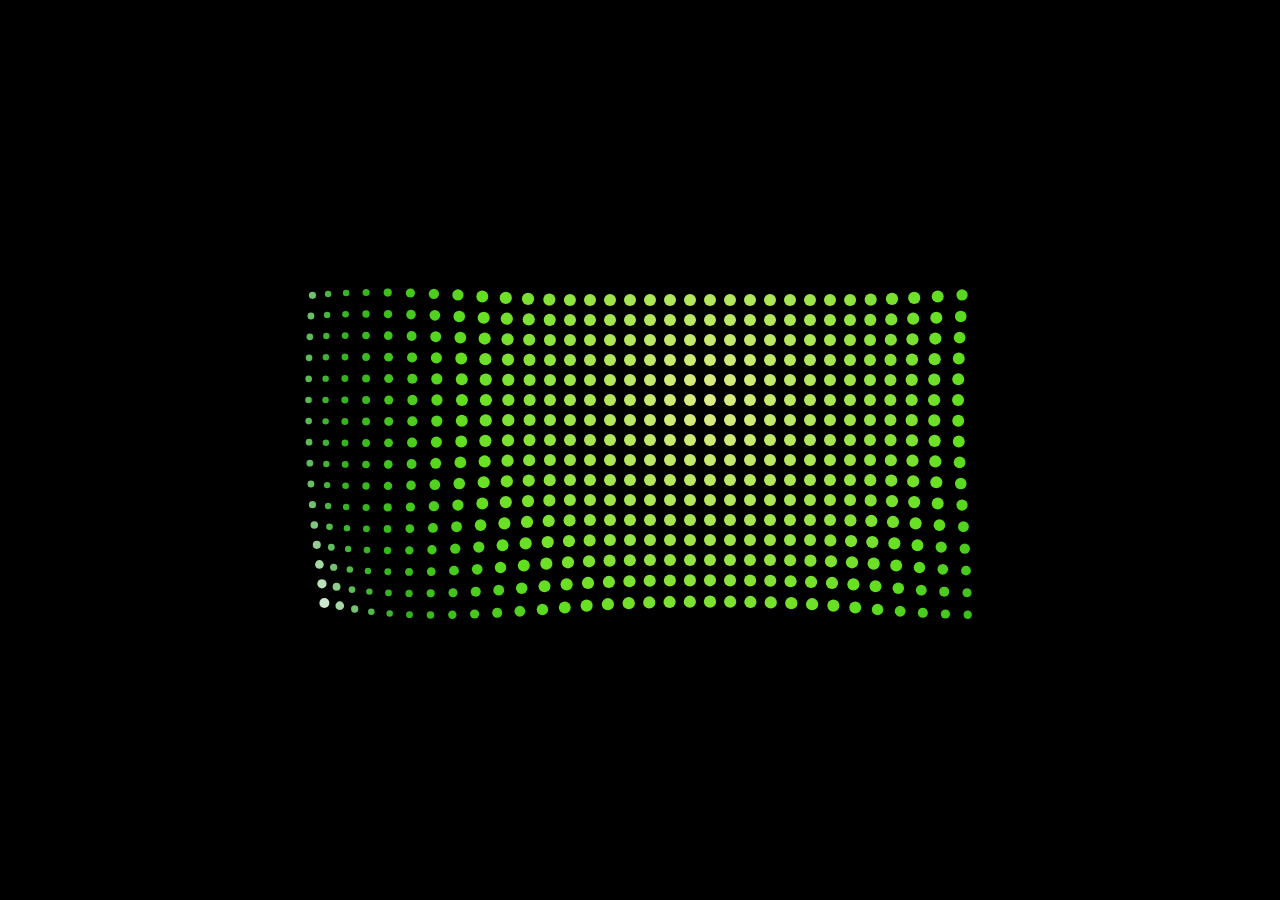
<file: js/anime-master/anime-master/documentation/examples/advanced-staggering-2.html>
<!DOCTYPE html>
<html>
<head>
  <title>advanced staggering • anime.js</title>
  <meta charset="utf-8">
  <meta name="viewport" content="width=device-width, initial-scale=1, maximum-scale=1">
  <meta property="og:title" content="anime.js">
  <meta property="og:url" content="https://animejs.com">
  <meta property="og:description" content="Javascript Animation Engine">
  <meta property="og:image" content="https://animejs.com/documentation/assets/img/icons/og.png">
  <meta name="twitter:card" content="summary">
  <meta name="twitter:title" content="anime.js">
  <meta name="twitter:site" content="@juliangarnier">
  <meta name="twitter:description" content="Javascript Animation Engine">
  <meta name="twitter:image" content="https://animejs.com/documentation/assets/img/icons/twitter.png">
  <link rel="apple-touch-icon-precomposed" href="../assets/img/social-media-image.png">
  <link rel="icon" type="image/png" href="../assets/img/favicon.png" >
  <link href="../assets/css/animejs.css" rel="stylesheet">
  <link href="../assets/css/documentation.css" rel="stylesheet">
  <style>

    :root {
      font-size: 20px;
    }

    body {
      display: flex;
      flex-wrap: wrap;
      justify-content: center;
      align-items: center;
      height: 100vh;
      background-color: #000;
    }

    .stagger-visualizer {
      display: flex;
      flex-wrap: wrap;
      justify-content: center;
      align-items: center;
      position: relative;
      width: 32rem;
      height: 16rem;
    }

    .dots-wrapper {
      position: absolute;
      display: flex;
      flex-wrap: wrap;
      justify-content: center;
      align-items: center;
      width: 100%;
      height: 100%;
    }

    .stagger-visualizer .dot {
      position: relative;
      width: calc(1rem - 8px);
      height: calc(1rem - 8px);
      margin: 4px;
      border-radius: 50%;
      background-color: currentColor;
    }

  </style>
</head>
<body>

  <div class="stagger-visualizer">
    <div class="dots-wrapper"></div>
  </div>

</body>
<script type="module">

  import anime from '../../src/index.js';

  var advancedStaggeringAnimation = (function() {

    var staggerVisualizerEl = document.querySelector('.stagger-visualizer');
    var dotsWrapperEl = staggerVisualizerEl.querySelector('.dots-wrapper');
    var dotsFragment = document.createDocumentFragment();
    var grid = [32, 16];
    var cellSize = 1;
    var numberOfElements = grid[0] * grid[1];
    var animation;
    var paused = true;

    for (var i = 0; i < numberOfElements; i++) {
      var dotEl = document.createElement('div');
      dotEl.classList.add('dot');
      dotsFragment.appendChild(dotEl);
    }

    dotsWrapperEl.appendChild(dotsFragment);

    var index = anime.random(0, numberOfElements-1);
    var nextIndex = 0;

    function play() {

      paused = false;
      if (animation) animation.pause();

      nextIndex = anime.random(0, numberOfElements-1);

      var saturation = 75;

      var colorStart = anime.random(0, 256);
      var colorEnd = anime.random(0, 256);
      var colorRangeValue = [colorStart, colorEnd];
      var luminosityStart = anime.random(60, 80);
      var luminosityEnd = anime.random(20, 40);
      var luminosityRangeValue = [luminosityStart, luminosityEnd];

      function staggeredGridColors(el, i, total) {
        var hue = Math.round(anime.stagger(colorRangeValue, {grid: grid, from: index})(el, i, total));
        var luminosity = Math.round(anime.stagger(luminosityRangeValue, {grid: grid, from: index})(el, i, total));
        return 'hsl(' + hue + ', ' + saturation + '%, ' + luminosity + '%)';
      }

      animation = anime({
        targets: '.stagger-visualizer .dot',
        keyframes: [
          {
            zIndex: function(el, i, total) {
              return Math.round(anime.stagger([numberOfElements, 0], {grid: grid, from: index})(el, i, total));
            },
            translateX: anime.stagger('-.001rem', {grid: grid, from: index, axis: 'x'}),
            translateY: anime.stagger('-.001rem', {grid: grid, from: index, axis: 'y'}),
            duration: 200
          }, {
            translateX: anime.stagger('.075rem', {grid: grid, from: index, axis: 'x'}),
            translateY: anime.stagger('.075rem', {grid: grid, from: index, axis: 'y'}),
            scale: anime.stagger([2, .2], {grid: grid, from: index}),
            backgroundColor: staggeredGridColors,
            duration: 450
          }, {
            translateX: 0,
            translateY: 0,
            scale: 1,
            duration: 500,
          }
        ],
        delay: anime.stagger(60, {grid: grid, from: index}),
        easing: 'easeInOutQuad',
        complete: play
      }, 30)

      index = nextIndex;

    }

    play();

  })();

</script>
</html>
</file>
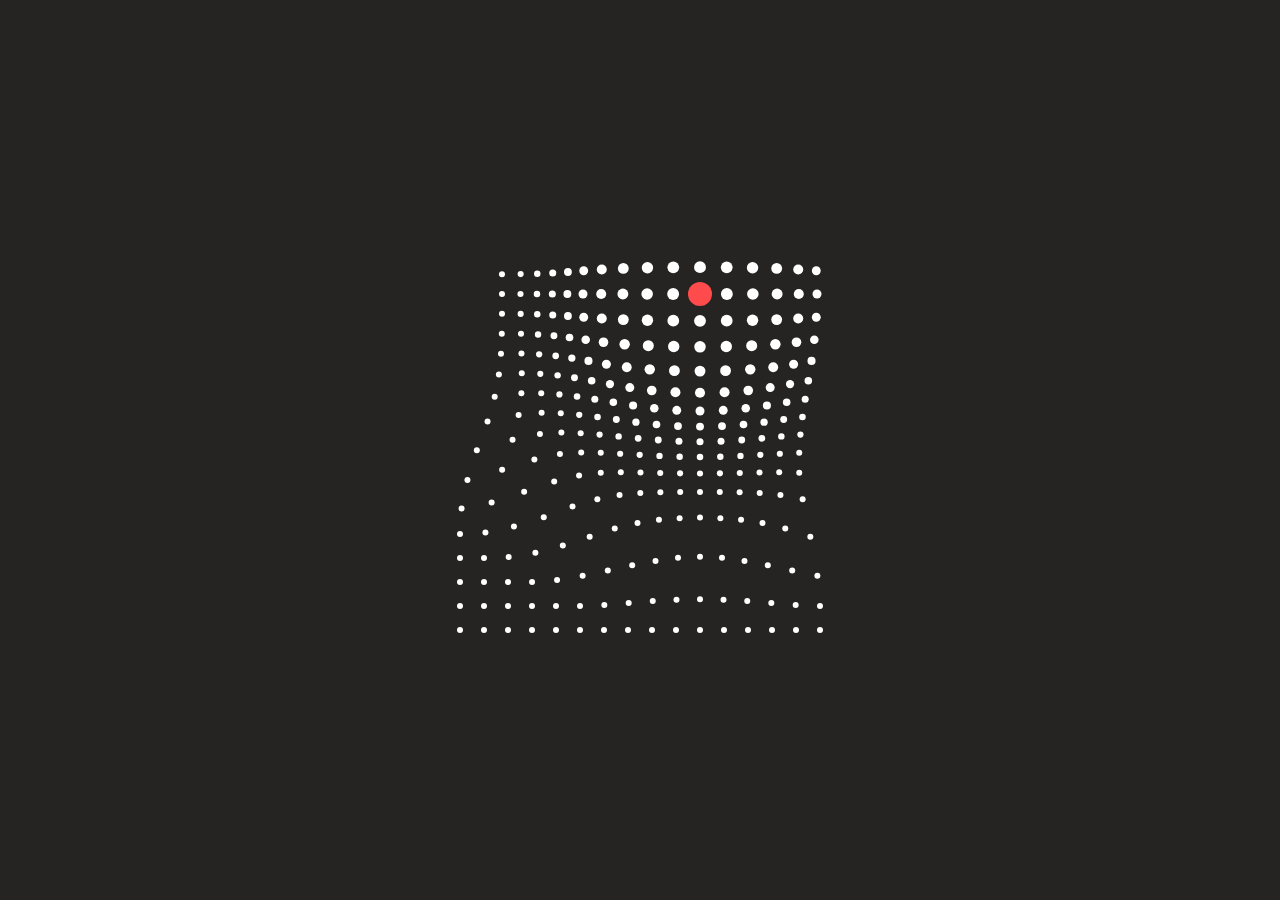
<file: js/anime-master/anime-master/documentation/examples/advanced-staggering.html>
<!DOCTYPE html>
<html>
<head>
  <title>advanced staggering • anime.js</title>
  <meta charset="utf-8">
  <meta name="viewport" content="width=device-width, initial-scale=1, maximum-scale=1">
  <meta property="og:title" content="anime.js">
  <meta property="og:url" content="https://animejs.com">
  <meta property="og:description" content="Javascript Animation Engine">
  <meta property="og:image" content="https://animejs.com/documentation/assets/img/icons/og.png">
  <meta name="twitter:card" content="summary">
  <meta name="twitter:title" content="anime.js">
  <meta name="twitter:site" content="@juliangarnier">
  <meta name="twitter:description" content="Javascript Animation Engine">
  <meta name="twitter:image" content="https://animejs.com/documentation/assets/img/icons/twitter.png">
  <link rel="apple-touch-icon-precomposed" href="../assets/img/social-media-image.png">
  <link rel="icon" type="image/png" href="../assets/img/favicon.png" >
  <link href="../assets/css/animejs.css" rel="stylesheet">
  <link href="../assets/css/documentation.css" rel="stylesheet">
  <style>

    :root {
      font-size: 24px;
    }

    body {
      display: flex;
      flex-wrap: wrap;
      justify-content: center;
      align-items: center;
      height: 100vh;
    }

    .stagger-visualizer {
      position: relative;
      display: flex;
      flex-wrap: wrap;
      justify-content: center;
      align-items: center;
      width: 16rem;
      height: 16rem;
    }

    .stagger-visualizer .dot {
      position: relative;
      width: .25rem;
      height: .25rem;
      margin: .375rem;
      background-color: currentColor;
      border-radius: 50%;
    }

    .stagger-visualizer .cursor {
      position: absolute;
      z-index: 1;
      top: 0;
      left: 0;
      width: 1rem;
      height: 1rem;
      background-color: currentColor;
      border-radius: 50%;
    }

  </style>
</head>
<body>

  <div class="stagger-visualizer">
    <div class="cursor color-red"></div>
  </div>

</body>
<script type="module">

  import anime from '../../src/index.js';

  const staggerVisualizerEl = document.querySelector('.stagger-visualizer');
  const fragment = document.createDocumentFragment();
  const numberOfElements = 16*16;
  var animation;

  for (let i = 0; i < numberOfElements; i++) {
    const dotEl = document.createElement('div');
    dotEl.classList.add('dot');
    fragment.appendChild(dotEl);
  }

  staggerVisualizerEl.appendChild(fragment);

  let index = anime.random(0, numberOfElements);
  let nextIndex = 0;

  function animateGrid() {

    if (animation) animation.pause();

    nextIndex = anime.random(0, numberOfElements);

    anime.set('.cursor', {
      translateX: anime.stagger('-1rem', {grid: [16, 16], from: index, axis: 'x'}),
      translateY: anime.stagger('-1rem', {grid: [16, 16], from: index, axis: 'y'})
    });

    animation = anime.timeline({
      easing: 'easeInOutQuad',
      complete: animateGrid
    })
    .add({
      targets: '.cursor',
      keyframes: [
        { scale: .625 }, 
        { scale: 1.125 },
        { scale: 1 }
      ],
      duration: 600
    })
    .add({
      targets: '.dot',
      keyframes: [
        {
          translateX: anime.stagger('-.175rem', {grid: [16, 16], from: index, axis: 'x'}),
          translateY: anime.stagger('-.175rem', {grid: [16, 16], from: index, axis: 'y'}),
          duration: 200
        }, {
          translateX: anime.stagger('.125rem', {grid: [16, 16], from: index, axis: 'x'}),
          translateY: anime.stagger('.125rem', {grid: [16, 16], from: index, axis: 'y'}),
          scale: 2,
          duration: 500
        }, {
          translateX: 0,
          translateY: 0,
          scale: 1,
          duration: 600,
        }
      ],
      delay: anime.stagger(50, {grid: [16, 16], from: index})
    }, '-=600')
    .add({
      targets: '.cursor',
      translateX: { value: anime.stagger('-1rem', {grid: [16, 16], from: nextIndex, axis: 'x'}), duration: anime.random(400, 1200) },
      translateY: { value: anime.stagger('-1rem', {grid: [16, 16], from: nextIndex, axis: 'y'}), duration: anime.random(400, 1200) },
      easing: 'easeOutSine'
    }, '-=1100')

    index = nextIndex;

  }

  animateGrid();

</script>
</html>
</file>
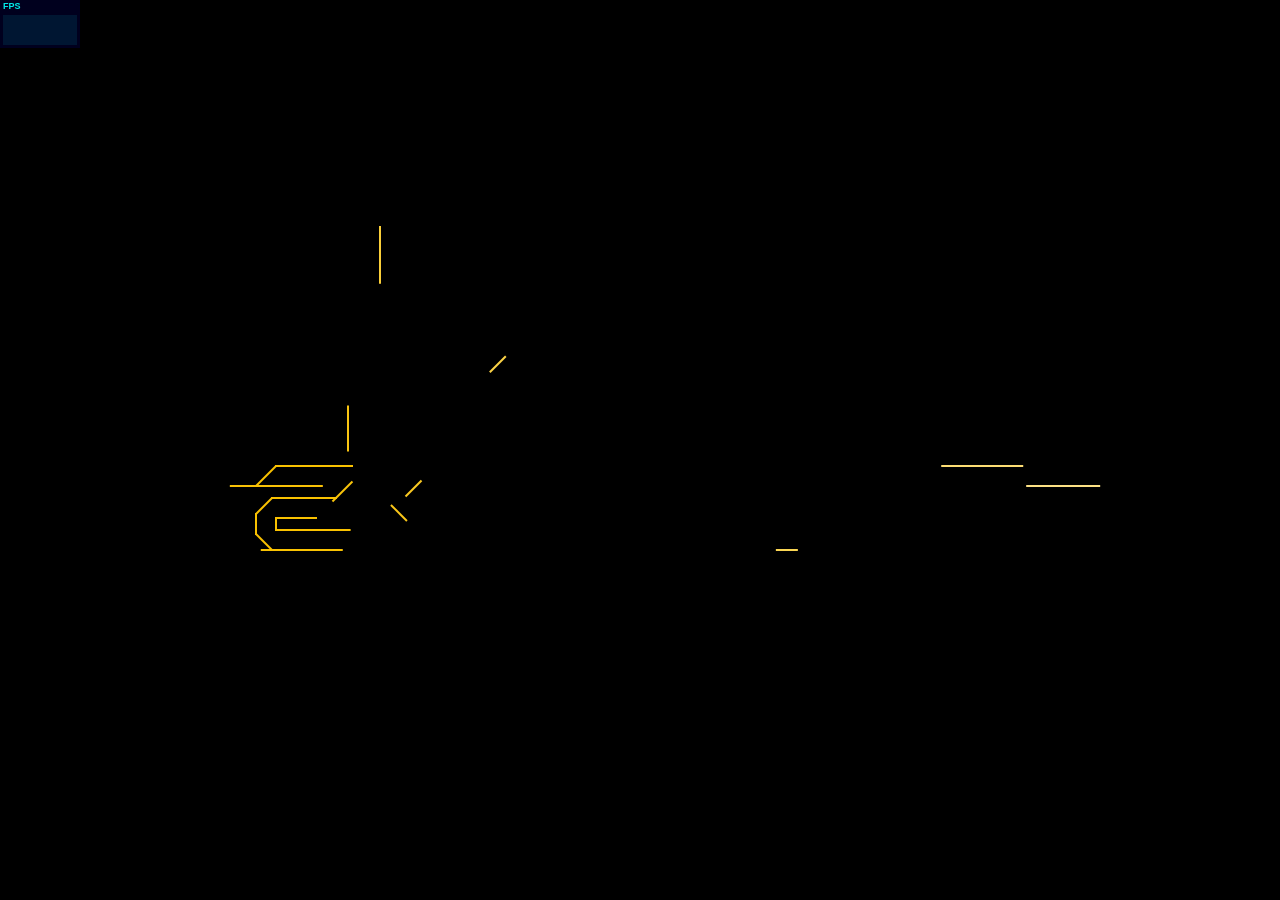
<file: js/anime-master/anime-master/documentation/examples/animejs-mgs-logo-animation.html>
<!DOCTYPE html>
<html>
<head>
  <title>Anime MGS logo animation | anime.js</title>
  <meta charset="utf-8">
  <meta name="viewport" content="width=device-width, initial-scale=1, maximum-scale=1">
  <meta property="og:title" content="anime.js">
  <meta property="og:url" content="https://animejs.com">
  <meta property="og:description" content="Javascript Animation Engine">
  <meta property="og:image" content="https://animejs.com/documentation/assets/img/icons/og.png">
  <meta name="twitter:card" content="summary">
  <meta name="twitter:title" content="anime.js">
  <meta name="twitter:site" content="@juliangarnier">
  <meta name="twitter:description" content="Javascript Animation Engine">
  <meta name="twitter:image" content="https://animejs.com/documentation/assets/img/icons/twitter.png">
  <link rel="apple-touch-icon-precomposed" href="../assets/img/social-media-image.png">
  <link rel="icon" type="image/png" href="../assets/img/favicon.png">
  <link href="../assets/css/animejs.css" rel="stylesheet">
  <link href="../assets/css/documentation.css" rel="stylesheet">
  <script src="../../lib/anime.min.js"></script>
  <!-- <script src="../assets/js/anime/anime.2.2.0.js"></script> -->
  <style>

    html,
    body {
      background-color: black;
    }

    section {
      position: absolute;
      width: 100%;
      height: 100%;
      display: flex;
      justify-content: center;
    }

    .mgs-logo { margin: auto; }
    .vert { transform-origin: center bottom; }
    .hori { transform-origin: 0% 50%; }
    .diag-left { transform-origin: 100% 100%; }
    .diag-right { transform-origin: 100% 0%; }

    .stripes path,
    .text-fills path,
    .katakana path,
    .line {
      opacity: 0
    }

  </style>
</head>
<body>
  <section>
    <svg class="mgs-logo" width="100%" height="448" viewBox="0 0 1024 448">
      <g class="stripes" transform="translate(321.000000, 160.000000)" fill="#FFF">
        <path d="M8,20 L12,16 L92,16 L88,20 L8,20 L8,20 L8,20 L8,20 Z" class="stripe stripe-left"></path>
        <path d="M4,24 L0,28 L80,28 L84,24 L4,24 L4,24 L4,24 L4,24 Z" class="stripe stripe-left"></path>
        <path d="M16,12 L20,8 L100,8 L96,12 L16,12 L16,12 L16,12 L16,12 Z" class="stripe stripe-left"></path>
        <path d="M24,4 L28,0 L108,7.10542736e-15 L104,4 L24,4 L24,4 L24,4 L24,4 Z" class="stripe stripe-left"></path>
      </g>
      <g class="stripes" transform="translate(592.000000, 160.000000)" fill="#FFF">
        <path d="M8,20 L12,16 L92,16 L88,20 L8,20 L8,20 L8,20 L8,20 Z" class="stripe stripe-right"></path>
        <path d="M4,24 L0,28 L80,28 L84,24 L4,24 L4,24 L4,24 L4,24 Z" class="stripe stripe-right"></path>
        <path d="M16,12 L20,8 L100,8 L96,12 L16,12 L16,12 L16,12 L16,12 Z" class="stripe stripe-right"></path>
        <path d="M24,4 L28,0 L108,7.10542736e-15 L104,4 L24,4 L24,4 L24,4 L24,4 Z" class="stripe stripe-right"></path>
      </g>
      <g class="katakana" transform="translate(202.000000, 128.000000)" fill="#FFF">
        <path d="M55,33 L56,32 L136,32 L135,33 L55,33 Z" data-d="M0,92 L60,32 L140,32 L80,92 L0,92 Z"></path>
        <path d="M28,28 L29,28 L1,0 L0,0 L28,28 Z" data-d="M32,28 L230,28 L202,0 L4,0 L32,28 Z"></path>
        <path d="M232,28 L204,0 L205,0 L233,28 L232,28 Z" data-d="M236,28 L208,0 L388,0 L416,28 L236,28 Z"></path>
        <path d="M169,92 L197,64 L199,64 L171,92 L169,92 Z" data-d="M173,92 L201,64 L381,64 L353,92 L173,92 Z"></path>
        <path d="M435,92 L355,92 L356,91 L436,91 L435,92 Z" data-d="M439,92 L359,92 L387,64 L467,64 L439,92 Z"></path>
        <path d="M497,28 L498,28 L470,0 L469,0 L497,28 Z" data-d="M422,28 L502,28 L474,0 L394,0 L422,28 Z"></path>
        <path d="M476,65 L556,65 L555,64 L475,64 L476,65 Z" data-d="M507,92 L587,92 L559,64 L479,64 L507,92 Z"></path>
        <path d="M554,59 L553,60 L473,60 L474,59 L554,59 Z" data-d="M617,0 L557,60 L477,60 L537,0 L617,0 Z"></path>
      </g>
      <g class="text-fills" transform="translate(128.000000, 240.000000)" fill="#FFF">
        <path d="M0,48 L0,68 L16,84 L96,84 L112,68 L112,16 L96,0 L20,0 L0,20 L92,20 L92,64 L20,64 L20,52 L60,52 L80,32 L16,32 L0,48 Z" id="a"></path>
        <path d="M216,84 L236,84 L236,16 L220,0 L140,0 L124,16 L124,84 L144,84 L144,20 L216,20 L216,84 L216,84 Z" id="n"></path>
        <path d="M248,0 L268,0 L268,84 L248,84 L248,0 Z" id="i"></path>
        <path d="M300,20 L300,84 L280,84 L280,16 L296,0 L408,0 L424,16 L424,84 L404,84 L404,20 L362,20 L362,84 L342,84 L342,20 L300,20 Z" id="m"></path>
        <path d="M548,36 L548,16 L532,2.55795385e-13 L452,2.4158453e-13 L436,16 L436,68 L452,84 L528,84 L548,64 L456,64 L456,20 L528,20 L528,32 L488,32 L468,52 L532,52 L548,36 L548,36 Z" id="e"></path>
        <path d="M562,64 L582,84 L626,84 L642,68 L642,0 L622,0 L622,64 L562,64 Z" id="j"></path>
        <path d="M674,20 L766,20 L746,0 L670,0 L654,16 L654,36 L670,52 L746,52 L746,64 L654,64 L674,84 L750,84 L766,68 L766,48 L750,32 L674,32 L674,20 Z" id="s"></path>
      </g>
      <g stroke="#FFF" stroke-width="2" fill="none" fill-rule="evenodd">
        <path d="M148,292 L148,304" class="line vert" stroke-linecap="square"></path>
        <path d="M128,288 L128,308" class="line vert" stroke-linecap="square"></path>
        <path d="M148,240 L128,260" class="line diag-right"></path>
        <path d="M128,308 L144,324" class="line diag-left"></path>
        <path d="M144,272 L128,288" class="line diag-right"></path>
        <path d="M148,240 L224,240" class="line hori" stroke-linecap="square"></path>
        <path d="M144,272 L208,272" class="line hori" stroke-linecap="square"></path>
        <path d="M148,292 L188,292" class="line hori" stroke-linecap="square"></path>
        <path d="M148,304 L220,304" class="line hori" stroke-linecap="square"></path>
        <path d="M144,324 L224,324" class="line hori" stroke-linecap="square"></path>
        <path d="M129,260 L220,260" class="line hori" stroke-linecap="square"></path>
        <path d="M208,272 L188,292" class="line diag-right"></path>
        <path d="M220,260 L220,304" class="line vert" stroke-linecap="square"></path>
        <path d="M224,240 L240,256" class="line diag-left"></path>
        <path d="M240,308 L224,324" class="line diag-right"></path>
        <path d="M240,256 L240,308" class="line vert" stroke-linecap="square"></path>
        <path d="M252,256 L252,324" class="line vert" stroke-linecap="square"></path>
        <path d="M268,240 L252,256" class="line diag-right"></path>
        <path d="M252,324 L272,324" class="line hori" stroke-linecap="square"></path>
        <path d="M272,260 L272,324" class="line vert" stroke-linecap="square"></path>
        <path d="M268,240 L348,240" class="line hori" stroke-linecap="square"></path>
        <path d="M272,260 L344,260" class="line hori" stroke-linecap="square"></path>
        <path d="M344,260 L344,324" class="line vert" stroke-linecap="square"></path>
        <path d="M348,240 L364,256" class="line diag-left"></path>
        <path d="M344,324 L364,324" class="line hori" stroke-linecap="square"></path>
        <path d="M364,256 L364,324" class="line vert" stroke-linecap="square"></path>
        <path d="M376,240 L376,324" class="line vert" stroke-linecap="square"></path>
        <path d="M376,324 L396,324" class="line hori" stroke-linecap="square"></path>
        <path d="M376,240 L396,240" class="line hori" stroke-linecap="square"></path>
        <path d="M396,240 L396,324" class="line vert" stroke-linecap="square"></path>
        <path d="M408,256 L408,324" class="line vert" stroke-linecap="square"></path>
        <path d="M424,240 L408,256" class="line diag-right"></path>
        <path d="M408,324 L428,324" class="line hori" stroke-linecap="square"></path>
        <path d="M428,261 L428,323" class="line vert" stroke-linecap="square"></path>
        <path d="M424,240 L536,240" class="line hori" stroke-linecap="square"></path>
        <path d="M428,260 L470,260" class="line hori" stroke-linecap="square"></path>
        <path d="M470,261 L470,323" class="line vert" stroke-linecap="square"></path>
        <path d="M470,324 L490,324" class="line hori" stroke-linecap="square"></path>
        <path d="M490,261 L490,323" class="line vert" stroke-linecap="square"></path>
        <path d="M490,260 L532,260" class="line hori" stroke-linecap="square"></path>
        <path d="M532,261 L532,323" class="line vert" stroke-linecap="square"></path>
        <path d="M536,240 L552,256" class="line diag-left"></path>
        <path d="M532,324 L552,324" class="line hori" stroke-linecap="square"></path>
        <path d="M552,256 L552,324" class="line vert" stroke-linecap="square"></path>
        <path d="M564,256 L564,308" class="line vert" stroke-linecap="square"></path>
        <path d="M564,308 L580,324" class="line diag-left"></path>
        <path d="M580,240 L564,256" class="line diag-right"></path>
        <path d="M584,260 L584,304" class="line vert" stroke-linecap="square"></path>
        <path d="M616,272 L596,292" class="line diag-right"></path>
        <path d="M580,240 L660,240" class="line hori" stroke-linecap="square"></path>
        <path d="M584,260 L656,260" class="line hori" stroke-linecap="square"></path>
        <path d="M580,324 L656,324" class="line hori" stroke-linecap="square"></path>
        <path d="M596,292 L660,292" class="line hori" stroke-linecap="square"></path>
        <path d="M616,272 L656,272" class="line hori" stroke-linecap="square"></path>
        <path d="M656,260 L656,272" class="line vert" stroke-linecap="square"></path>
        <path d="M660,240 L676,256" class="line diag-left"></path>
        <path d="M676,304 L656,324" class="line diag-right"></path>
        <path d="M676,276 L660,292" class="line diag-right"></path>
        <path d="M584,304 L676,304" class="line hori" stroke-linecap="square"></path>
        <path d="M676,256 L676,276" class="line vert" stroke-linecap="square"></path>
        <path d="M690,304 L710,324" class="line diag-left"></path>
        <path d="M690,304 L750,304" class="line hori" stroke-linecap="square"></path>
        <path d="M710,324 L754,324" class="line hori" stroke-linecap="square"></path>
        <path d="M750,240 L750,304" class="line vert" stroke-linecap="square"></path>
        <path d="M770,308 L754,324" class="line diag-right"></path>
        <path d="M750,240 L770,240" class="line hori" stroke-linecap="square"></path>
        <path d="M770,240 L770,308" class="line vert" stroke-linecap="square"></path>
        <path d="M782,256 L782,276" class="line vert" stroke-linecap="square"></path>
        <path d="M782,276 L798,292" class="line diag-left"></path>
        <path d="M782,304 L802,324" class="line diag-left"></path>
        <path d="M798,240 L782,256" class="line diag-right"></path>
        <path d="M802,260 L802,272" class="line vert" stroke-linecap="square"></path>
        <path d="M798,240 L874,240" class="line hori" stroke-linecap="square"></path>
        <path d="M802,272 L878,272" class="line hori" stroke-linecap="square"></path>
        <path d="M802,324 L878,324" class="line hori" stroke-linecap="square"></path>
        <path d="M798,292 L874,292" class="line hori" stroke-linecap="square"></path>
        <path d="M782,304 L874,304" class="line hori" stroke-linecap="square"></path>
        <path d="M874,292 L874,304" class="line vert" stroke-linecap="square"></path>
        <path d="M878,272 L894,288" class="line diag-left"></path>
        <path d="M874,240 L894,260" class="line diag-left"></path>
        <path d="M894,308 L878,324" class="line diag-right"></path>
        <path d="M802,260 L894,260" class="line hori" stroke-linecap="square"></path>
        <path d="M894,288 L894,308" class="line vert" stroke-linecap="square"></path>
      </g>
    </svg>
  </section>
  <script>

  var logoAnimation = anime.timeline({
    direction: 'alternate',
    loop: true
  });

  logoAnimation
  .add({
      targets: '.stripes path',
      translateX: [-1000, 0],
      opacity: {
        value: 1,
        duration: 100
      },
      fill: '#F9C100',
      delay: (el, i) => 2200 + (i * 75),
      duration: 400,
      easing: 'easeOutExpo',
    }, 0)
  .add({
      targets: '.katakana path',
      d: (el) => el.getAttribute('data-d'),
      opacity: {
        value: [0, 1],
        duration: 100
      },
      fill: '#F9C100',
      delay: (el, i) => 2400 + (i * 120),
      duration: 1200,
      easing: 'easeOutCirc',
    }, 0)
    .add({
      targets: '.text-fills path',
      opacity: [0, 1],
      fill: '#F9C100',
      easing: 'easeOutExpo',
      duration: 200,
      delay: (t, i) => 3300 + (anime.random(0, 450)),
    }, 0)
    .add({
      targets: '.line',
      translateX: (target) => {
        let x = 1200;
        let translate;
        if (target.classList.contains('hori')) translate = anime.random(0, 1) ? x : -x;
        if (target.classList.contains('diag-right') || target.classList.contains('diag-left')) translate =  x / 3;
        return [translate, 0];
      },
      translateY: (target) => {
        let y = 1200;
        let translate;
        if (target.classList.contains('vert')) translate = anime.random(0, 1) ? y : -y;
        if (target.classList.contains('diag-right')) translate =  -y / 3;
        if (target.classList.contains('diag-left')) translate =  y / 3;
        return [translate, 0];
      },
      stroke: '#F9C100',
      opacity: {
        value: [0, 1],
        duration: 100,
      },
      delay: (t, i) => (i * 25),
      duration: 500,
      easing: 'easeOutSine',
    }, 0);

  </script>
  <script src="../assets/js/vendors/stats.min.js"></script>
</body>
</html>
</file>
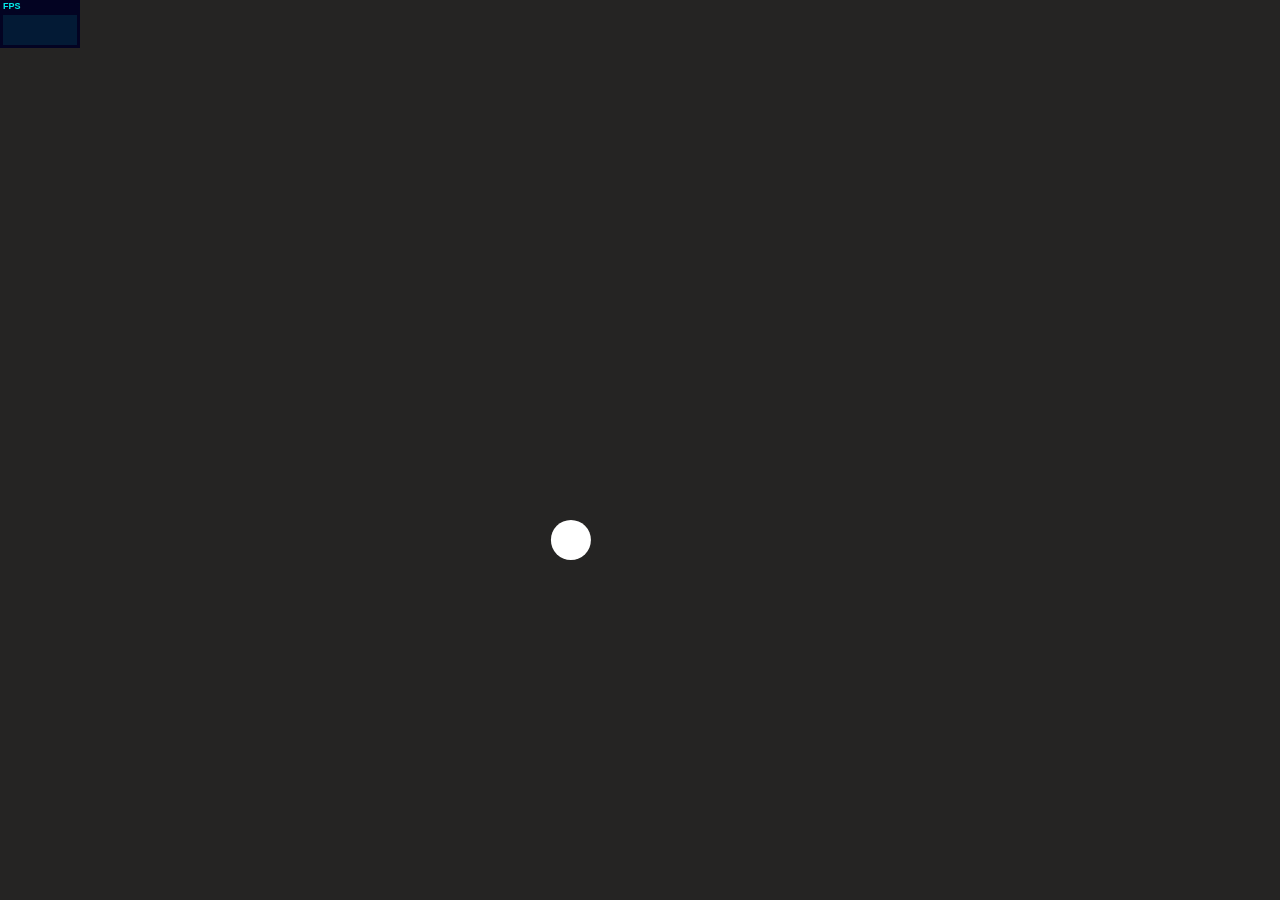
<file: js/anime-master/anime-master/documentation/examples/animejs-v2-logo-animation.html>
<!DOCTYPE html>
<html>
<head>
  <title>Anime logo animation | anime.js</title>
  <meta charset="utf-8">
  <meta name="viewport" content="width=device-width, initial-scale=1, maximum-scale=1">
  <meta property="og:title" content="anime.js">
  <meta property="og:url" content="https://animejs.com">
  <meta property="og:description" content="Javascript Animation Engine">
  <meta property="og:image" content="https://animejs.com/documentation/assets/img/icons/og.png">
  <meta name="twitter:card" content="summary">
  <meta name="twitter:title" content="anime.js">
  <meta name="twitter:site" content="@juliangarnier">
  <meta name="twitter:description" content="Javascript Animation Engine">
  <meta name="twitter:image" content="https://animejs.com/documentation/assets/img/icons/twitter.png">
  <link rel="apple-touch-icon-precomposed" href="../assets/img/social-media-image.png">
  <link rel="icon" type="image/png" href="../assets/img/favicon.png">
  <link href="../assets/css/animejs.css" rel="stylesheet">
  <link href="../assets/css/documentation.css" rel="stylesheet">
  <script src="../../lib/anime.min.js"></script>
  <!-- <script src="../assets/js/anime/anime.2.2.0.js"></script> -->
  <style>
    body {
      opacity: 0;
      display: flex;
      flex-direction: column;
      justify-content: center;
    }
    body.ready {
      opacity: 1;
    }
    .logo-animation {
      display: flex;
      align-items: center;
      justify-content: center;
      width: 100%;
      margin-top: -40px;
    }
    .letters {
      position: relative;
      display: flex;
      width: 682px;
      height: 162px;
    }
    .letter {
      position: relative;
      width: 162px;
      height: 162px;
    }
    .letter:not(:first-child) {
      margin-left: -42px;
    }
    .letter-i {
      z-index: 1;
      width: 82px;
      transform-origin: 100% 50%;
    }
    .dot {
      position: absolute;
      width: 42px;
      height: 42px;
      transform: scale(0);
    }
    .dot-i {
      top: 0;
      left: 240px;
    }
    .dot-e {
      bottom: 0;
      right: 0;
    }
    .logo-icon {
      display: flex;
      position: absolute;
      left: 230px;
      top: -10px;
      width: 222px;
      height: 62px;
    }
    .icon {
      width: 62px;
      height: 62px;
      opacity: 0;
    }
    .icon-text {
      position: absolute;
      top: 60px;
      left: 60px;
      width: 160px;
      height: 62px;
    }
    .icon-text path,
    .icon-text polygon {
      opacity: 0;
    }
  </style>
</head>
<body>
  <div class="logo-animation">
    <div class="letters">
      <div class="letter letter-a">
        <svg viewBox="0 0 162 162">
          <g fill="none" fill-rule="evenodd" stroke="#5E89FB">
            <path class="fill in" stroke-width="40" d="M101 141H81a60 60 0 1 1 0-120c33.14 0 59 26.86 60 60v80"/>
            <path class="fill out" stroke-width="40" d="M141 161V81c-1-33.14-26.86-60-60-60a60 60 0 1 0 0 120h20"/>
            <path class="line out" stroke-width="2" d="M121 161V81.33C120.18 58.59 102.7 41 81 41a40 40 0 1 0 0 80h20v40H81A80 80 0 1 1 81 1c43.8 0 78.66 35.27 80 79.7V161h-40z"/>
          </g>
        </svg>
      </div>
      <div class="letter letter-n">
        <svg viewBox="0 0 162 162">
          <g fill="none" fill-rule="evenodd" stroke="#FB155A">
            <path class="fill in" stroke-width="40" d="M21 161V1"/>
            <path class="fill out" stroke-width="40" d="M21 1v160"/>
            <path class="fill in" stroke-width="40" d="M21 161V81c1-33.14 26.86-60 60-60a60 60 0 0 1 60 60v80"/>
            <path class="fill out" stroke-width="40" d="M141 161V81a60 60 0 0 0-60-60c-33.14 0-59 26.86-60 60v80"/>
            <path class="line out" stroke-width="2" d="M41 161V1H1v160h40z"/>
            <path class="line out" stroke-width="2" d="M1 161V80.4C2.35 36.27 37.2 1 81 1a80 80 0 0 1 80 80v80h-40V81a40 40 0 0 0-40-40c-21.7 0-39.18 17.59-40 40.33V161H1z"/>
          </g>
        </svg>
      </div>
      <div class="letter letter-i">
        <svg viewBox="0 0 82 162">
          <g fill="none" fill-rule="evenodd" stroke="#18FF92">
            <path class="fill in" stroke-width="40" d="M21 61v20a60 60 0 0 0 60 60"/>
            <path class="fill out" stroke-width="40" d="M81 141a60 60 0 0 1-60-60V61"/>
            <path class="line out" stroke-width="2" d="M81 121a40 40 0 0 1-40-40V61H1v20a80 80 0 0 0 80 80v-40z"/>
          </g>
        </svg>
      </div>
      <div class="letter letter-m-1">
        <svg viewBox="0 0 162 162">
          <g fill="none" fill-rule="evenodd" stroke="#5E89FB">
            <path class="fill in" stroke-width="40" d="M21 161V1"/>
            <path class="fill out" stroke-width="40" d="M21 1v160"/>
            <path class="fill in" stroke-width="40" d="M21 161V81c1-33.14 26.86-60 60-60a60 60 0 0 1 60 60v80"/>
            <path class="fill out" stroke-width="40" d="M141 161V81a60 60 0 0 0-60-60c-33.14 0-59 26.86-60 60v80"/>
            <path class="line out" stroke-width="2" d="M41 161V1H1v160h40z"/>
            <path class="line out" stroke-width="2" d="M1 161V80.4C2.35 36.27 37.2 1 81 1a80 80 0 0 1 80 80v80h-40V81a40 40 0 0 0-40-40c-21.7 0-39.18 17.59-40 40.33V161H1z"/>
          </g>
        </svg>
      </div>
      <div class="letter letter-m-2">
        <svg viewBox="0 0 162 162">
          <g fill="none" fill-rule="evenodd" stroke="#FB155A">
            <path class="fill in" stroke-width="40" d="M21 161V81c1-33.14 26.86-60 60-60a60 60 0 0 1 60 60v80"/>
            <path class="fill out" stroke-width="40" d="M141 161V81a60 60 0 0 0-60-60c-33.14 0-59 26.86-60 60v80"/>
            <path class="line out" stroke-width="2" d="M1 161V80.4C2.35 36.27 37.2 1 81 1a80 80 0 0 1 80 80v80h-40V81a40 40 0 0 0-40-40c-21.7 0-39.18 17.59-40 40.33V161H1z"/>
          </g>
        </svg>
      </div>
      <div class="letter letter-e">
        <svg viewBox="0 0 162 162">
          <g fill="none" fill-rule="evenodd" stroke="#18FF92">
            <path class="fill in" stroke-width="40" d="M81 101h60V81c-1-33.14-26.86-60-60-60a60 60 0 1 0 0 120"/>
            <path class="fill out" stroke-width="40" d="M81 141a60 60 0 1 1 0-120c33.14 0 59 26.86 60 60v20H81"/>
            <path class="line out" stroke-width="2" d="M81 81v40h80V80.7C159.66 36.27 124.8 1 81 1a80 80 0 1 0 0 160v-40a40 40 0 1 1 0-80c21.6 0 39.01 17.42 39.99 40H81z"/>
          </g>
        </svg>
      </div>
      <div class="logo-icon">
        <div class="icon">
          <svg viewBox="0 0 62 62">
            <g fill="none" fill-rule="evenodd" stroke-width="2" transform="translate(1 1)">
              <path class="icon-curve" stroke="#FF1554" d="M0 16a80.88 80.88 0 0 1 44 44"/>
              <path class="icon-line" stroke="#5E89FB" d="M4 0h54a2 2 0 0 1 2 2.01V58A2 2 0 0 1 58 60H2a2 2 0 0 1-2-2.01V2A2 2 0 0 1 2 0h2z"/>
              <rect width="40" height="40" x="10" y="10" stroke="#18FF92" rx="20"/>
            </g>
          </svg>
        </div>
        <div class="icon-text">
          <svg viewBox="0 0 160 62">
            <g fill="#FBF3FB" fill-rule="evenodd">
              <path d="M27.33 18h1.73l10.15 25.7h-1.69l-3.24-8.24H21.97l-3.28 8.24H17L27.33 18zm6.45 16.1l-5.51-14.55h-.07l-5.73 14.54h11.3z"/>
              <polygon points="51.334 18 53.314 18 69.55 41.58 69.622 41.58 69.622 18 71.206 18 71.206 43.704 69.334 43.704 52.99 19.944 52.918 19.944 52.918 43.704 51.334 43.704"/>
              <polygon points="86.027 18 87.611 18 87.611 43.704 86.027 43.704"/>
              <polygon points="102.433 18 104.701 18 114.745 41.94 114.817 41.94 124.753 18 127.021 18 127.021 43.704 125.437 43.704 125.437 19.944 125.365 19.944 115.573 43.704 113.989 43.704 104.089 19.944 104.017 19.944 104.017 43.704 102.433 43.704"/>
              <polygon points="141.843 18 159.123 18 159.123 19.368 143.427 19.368 143.427 29.664 158.187 29.664 158.187 31.032 143.427 31.032 143.427 42.336 159.303 42.336 159.303 43.704 141.843 43.704"/>
            </g>
          </svg>
        </div>
      </div>
      <div class="dot dot-i">
        <svg viewBox="0 0 42 42">
          <g fill="none" fill-rule="evenodd">
            <rect width="40" height="40" x="1" y="1" fill="#17F28C" rx="20"/>
          </g>
        </svg>
      </div>
      <div class="dot dot-e">
        <svg viewBox="0 0 42 42">
          <g fill="none" fill-rule="evenodd">
            <rect width="40" height="40" x="1" y="1" fill="#FFFFFF" rx="20"/>
          </g>
        </svg>
      </div>
    </div>
  </div>
  <script>

    var logoAnimation = (function() {

      var logoEl = document.querySelector('.logo-animation');
      var pathEls = document.querySelectorAll('.logo-animation path:not(.icon-curve)');
      var innerWidth = window.innerWidth;
      var maxWidth = 740;
      var logoScale = innerWidth <= maxWidth ? innerWidth / maxWidth : 1;
      var logoTimeline = anime.timeline({ autoplay: false, direction: 'alternate', loop: true });

      logoEl.style.transform = 'translateY(50px) scale('+logoScale+')';

      for (var i = 0; i < pathEls.length; i++) {
        var el = pathEls[i];
        el.setAttribute('stroke-dashoffset', anime.setDashoffset(el));
      }

      logoTimeline
        .add({
          targets: '.dot-e',
          translateX: [
            { value: -600, duration: 520, delay: 200, easing: 'easeInQuart' },
            { value: [-100, 0], duration: 500, delay: 1000, easing: 'easeOutQuart' }
          ],
          scale: [
            { value: [0, 1], duration: 200, easing: 'easeOutBack' },
            { value: 0, duration: 20, delay: 500, easing: 'easeInQuart' },
            { value: 1, duration: 200, delay: 1000, easing: 'easeOutQuart' },
            { value: 0, duration: 400, delay: 500, easing: 'easeInBack' }
          ]
        }, 0)
        .add({
          targets: '.dot-i',
          translateY: { value: [-200, 0], duration: 500, elasticity: 400 },
          scale: [
            { value: [0, 1], duration: 100, easing: 'easeOutQuart' },
            { value: 0, duration: 400, delay: 1400, easing: 'easeInBack' }
          ],
          delay: 1200
        }, 0)
        .add({
          targets: '.fill.in',
          strokeDashoffset: {
            value: [anime.setDashoffset, 0],
            duration: 600,
            delay: function(el, i, t) { return 700 + ( i * 100 ); },
            easing: 'easeOutQuart'
          },
          stroke: {
            value: ['#FFF', function(el) { return anime.get(el.parentNode, 'stroke') } ],
            duration: 500,
            delay: 500,
            easing: 'easeInQuad'
          },
          opacity: {
            value: 0,
            duration: 1,
            delay: function(el, i, t) { return 1900 + ( i * 80 ); },
          }
        }, 0)
        .add({
          targets: '.fill.out',
          strokeDashoffset: [
            { value: [anime.setDashoffset, anime.setDashoffset], duration: 1890 },
            {
              value: [0, anime.setDashoffset],
              duration: 800,
              delay: function(el, i) { return (i * 80); },
              easing: 'easeInQuart'
            }
          ]
        }, 0)
        .add({
          targets: '.line.out',
          strokeDashoffset: {
            value: [0, anime.setDashoffset],
            duration: 1200,
            delay: function(el, i, t) { return 2500 + ( i * 100 ); },
            easing: 'easeInQuart'
          },
          strokeWidth: {
            value: [0, 2],
            delay: function(el, i, t) { return 2000 + ( i * 100 ); },
            duration: 200,
            easing: 'linear'
          }
        }, 0)
        .add({
          targets: '.icon',
          opacity: { value: 1, duration: 10, delay: 2800, easing: 'linear' },
          translateY: { value: 60, duration: 800 },
          delay: 4200
        }, 0)
        .add({
          targets: '.icon-line',
          strokeDashoffset: [
            { value: [anime.setDashoffset, anime.setDashoffset], duration: 3000 },
            { value: 0, duration: 1200, easing: 'easeInOutQuart' }
          ],
          strokeWidth: {
            value: [8, 2],
            delay: 3000,
            duration: 800,
            easing: 'easeInQuad'
          },
          stroke: {
            value: ['#FFF', function(el) { return anime.get(el, 'stroke') } ],
            duration: 800,
            delay: 3400,
            easing: 'easeInQuad'
          }
        }, 0)
        .add({
          targets: ['.icon-text path', '.icon-text polygon'],
          translateY: [50, 0],
          opacity: { value: [0, 1], duration: 100, easing: 'linear' },
          delay: function(el, i, t) { return 4200 + ( i * 20 ); }
        }, 0)
        
      function init() {
        document.body.classList.add('ready');
        logoTimeline.play();
      }

      return {
        init: init
      }

    })();

    window.onload = function() {
      logoAnimation.init();
    }

  </script>
  <script src="../assets/js/vendors/stats.min.js"></script>
</body>
</html>
</file>
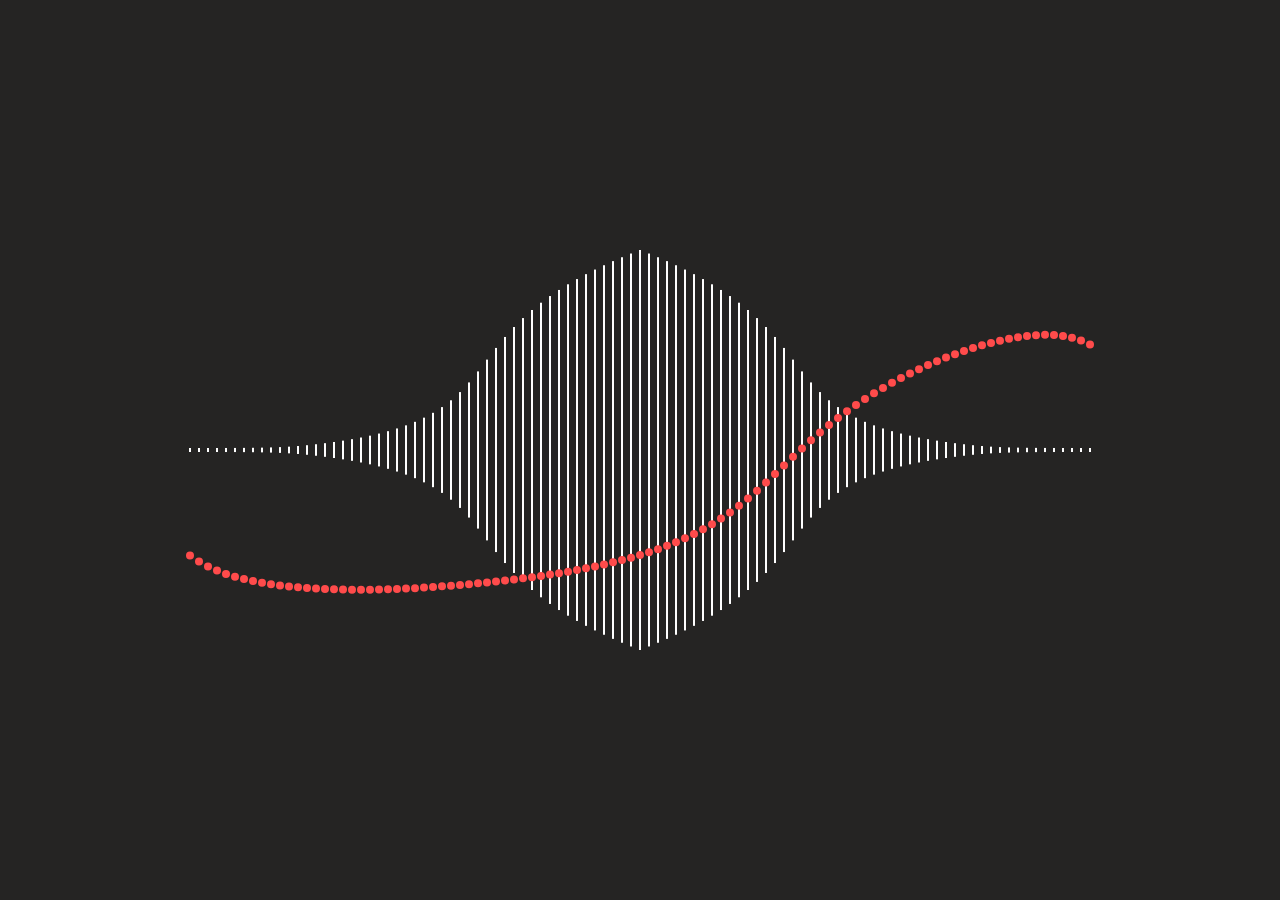
<file: js/anime-master/anime-master/documentation/examples/built-in-easings.html>
<!DOCTYPE html>
<html>
<head>
  <title>built-in easings • anime.js</title>
  <meta charset="utf-8">
  <meta name="viewport" content="width=device-width, initial-scale=1, maximum-scale=1">
  <meta property="og:title" content="anime.js">
  <meta property="og:url" content="https://animejs.com">
  <meta property="og:description" content="Javascript Animation Engine">
  <meta property="og:image" content="https://animejs.com/documentation/assets/img/icons/og.png">
  <meta name="twitter:card" content="summary">
  <meta name="twitter:title" content="anime.js">
  <meta name="twitter:site" content="@juliangarnier">
  <meta name="twitter:description" content="Javascript Animation Engine">
  <meta name="twitter:image" content="https://animejs.com/documentation/assets/img/icons/twitter.png">
  <link rel="apple-touch-icon-precomposed" href="../assets/img/social-media-image.png">
  <link rel="icon" type="image/png" href="../assets/img/favicon.png" >
  <link href="../assets/css/animejs.css" rel="stylesheet">
  <link href="../assets/css/documentation.css" rel="stylesheet">
  <style>

    :root {
      font-size: 24px;
    }

    body {
      display: flex;
      flex-wrap: wrap;
      justify-content: center;
      align-items: center;
      height: 100vh;
    }

    .easing-visualizer {
      position: relative;
      display: flex;
      align-items: center;
      justify-content: space-between;
      width: 100%;
      max-width: 908px;
      padding-bottom: 50%;
    }

    .easing-visualizer .wrapper {
      position: absolute;
      bottom: 0;
      display: flex;
      align-items: center;
      justify-content: space-between;
      width: 100%;
      height: 100%;
    }

    .easing-visualizer .bar {
      width: 2px;
      height: 4px;
      margin: 0 3px;
      background-color: currentColor;
      transform-origin: 50% 50%;
    }

    .easing-visualizer .dot {
      position: relative;
      width: 8px;
      height: 8px;
      background-color: currentColor;
      border-radius: 50%;
    }

  </style>
</head>
<body>

  <div class="easing-visualizer">
    <div class="wrapper bars-wrapper"></div>
    <div class="wrapper dots-wrapper"></div>
  </div>

</body>
<script type="module">

  import anime from '../../src/index.js';

  const easingVisualizerEl = document.querySelector('.easing-visualizer');
  const barsWrapperEl = easingVisualizerEl.querySelector('.bars-wrapper');
  const dotsWrapperEl = easingVisualizerEl.querySelector('.dots-wrapper');
  const barsFragment = document.createDocumentFragment();
  const dotsFragment = document.createDocumentFragment();
  const numberOfBars = 101;

  for (let i = 0; i < numberOfBars; i++) {
    const barEl = document.createElement('div');
    const dotEl = document.createElement('div');
    barEl.classList.add('bar');
    dotEl.classList.add('dot');
    dotEl.classList.add('color-red');
    barsFragment.appendChild(barEl);
    dotsFragment.appendChild(dotEl);
  }

  barsWrapperEl.appendChild(barsFragment);
  dotsWrapperEl.appendChild(dotsFragment);

  // anime.setValue('.easing-visualizer .dot', { translateX: anime.stagger(6) });

  function animateEasing() {

    const easings = [];
    for (let ease in anime.penner) easings.push(ease);
    easings.push('steps('+anime.random(5, 20)+')');
    easings.push('cubicBezier(0.545, 0.475, 0.145, 1)');
    const ease = easings[anime.random(0, easings.length - 1)];
    const duration = 450;

    anime.timeline({
      complete: animateEasing,
      easing: ease,
      duration: duration
    })
    .add({
      targets: '.easing-visualizer .bar',
      scaleY: anime.stagger([1, 100], {easing: ease, from: 'center', direction: 'reverse'}),
      delay: anime.stagger(14, {from: 'center'})
    })
    .add({
      targets: '.easing-visualizer .dot',
      translateY: anime.stagger(['-6rem', '6rem'], {easing: ease, from: 'last'}),
      delay: anime.stagger(10, {from: 'center'})
    }, 0);

  }

  animateEasing();

</script>
</html>
</file>
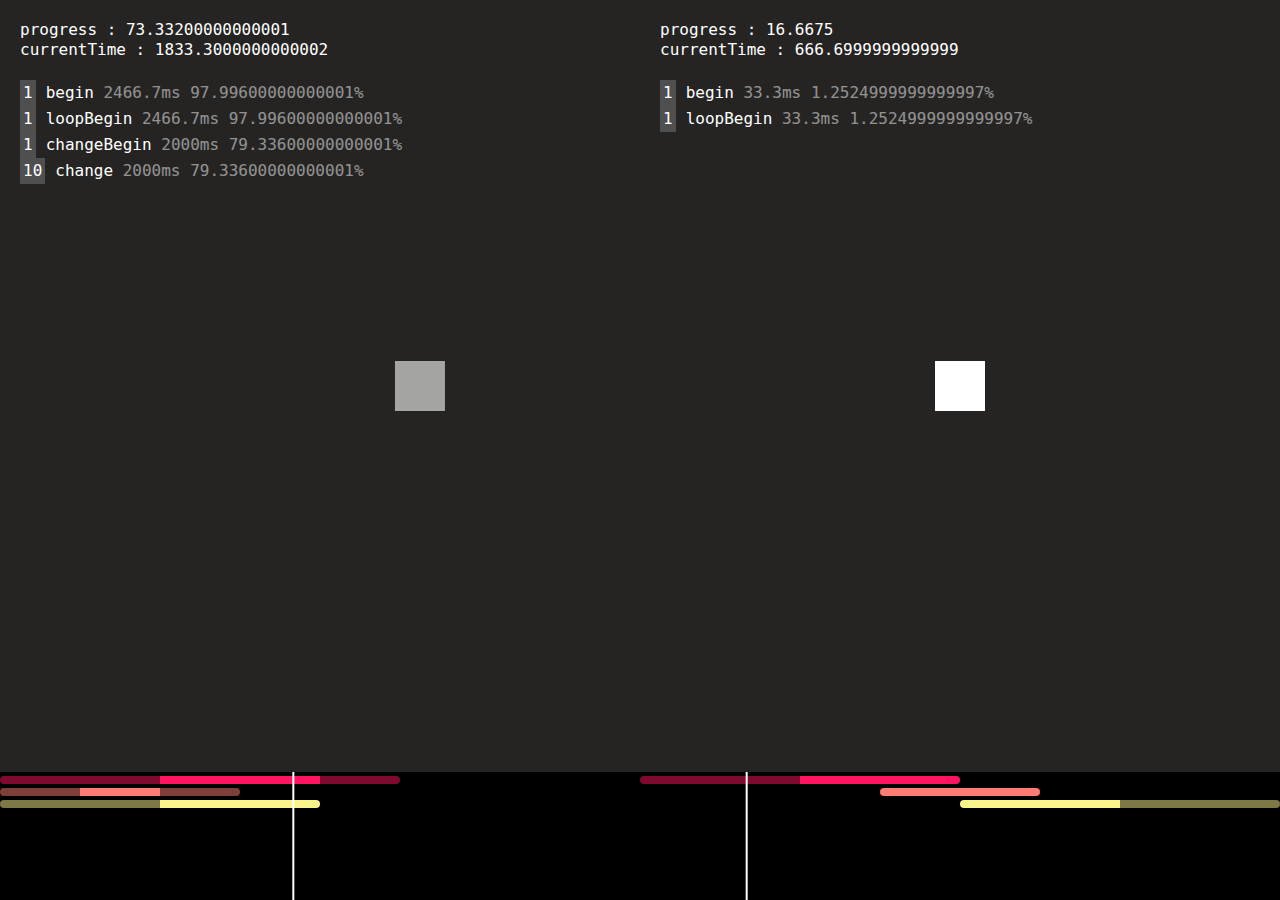
<file: js/anime-master/anime-master/documentation/examples/callbacks.html>
<!DOCTYPE html>
<html>
<head>
  <title>Anime states system | anime.js</title>
  <meta charset="utf-8">
  <meta name="viewport" content="width=device-width, initial-scale=1, maximum-scale=1">
  <meta property="og:title" content="anime.js">
  <meta property="og:url" content="https://animejs.com">
  <meta property="og:description" content="Javascript Animation Engine">
  <meta property="og:image" content="https://animejs.com/documentation/assets/img/icons/og.png">
  <meta name="twitter:card" content="summary">
  <meta name="twitter:title" content="anime.js">
  <meta name="twitter:site" content="@juliangarnier">
  <meta name="twitter:description" content="Javascript Animation Engine">
  <meta name="twitter:image" content="https://animejs.com/documentation/assets/img/icons/twitter.png">
  <link rel="apple-touch-icon-precomposed" href="../assets/img/social-media-image.png">
  <link rel="icon" type="image/png" href="../assets/img/favicon.png" >
  <link href="../assets/css/animejs.css" rel="stylesheet">
  <link href="../assets/css/documentation.css" rel="stylesheet">
  <style>

    body {
      display: flex;
      flex-wrap: no-wrap;
      justify-content: space-around;
      align-items: center;
      position: absolute;
      width: 100%;
      height: 100vh;
      padding-bottom: 128px;
    }

    .el {
      width: 50px;
      height: 50px;
      background-color: currentColor;
    }

    .log {
      overflow-y: scroll;
      position: absolute;
      top: 0;
      height: 100%;
      padding: 20px;
      padding-top: 80px;
      font-size: 16px;
      line-height: 20px;
      text-align: left;
      font-family: monospace;
    }

    .log-animation {
      left: 0;
      width: 50%;
    }

    .log-timeline {
      left: 50%;
      width: 50%;
    }

    .counter {
      display: inline-block;
      margin-right: 10px;
      padding: 3px;
      background-color: rgba(255,255,255,.2);
    }

    .currentTime, .progress { opacity: .5 }

    .time {
      position: absolute;
      top: 0;
      height: 80px;
      padding: 20px;
      font-size: 16px;
      line-height: 20px;
      text-align: left;
      font-family: monospace;
    }

    .time-animation {
      left: 0;
      width: 50%;
    }

    .time-timeline {
      left: 50%;
      width: 50%;
    }

    /* Player animation */

    .timeline {
      position: fixed;
      bottom: 0;
      height: 128px;
      padding-top: 4px;
      background-color: #000;
    }

    .timeline.player-animation {
      width: 50%;
      left: 0;
    }

    .timeline.player-timeline {
      width: 50%;
      left: 50%;
    }

    .tl-needle {
      position: absolute;
      z-index: 2;
      top: 0;
      left: 0;
      bottom: 0;
      width: 2px;
      margin-left: -1px;
      background-color: #FFF;
    }

    .tl-animation {
      position: relative;
      display: flex;
      justify-content: space-between;
      width: auto;
      height: 8px;
      margin-bottom: 4px;
      background-color: currentColor;
      border-radius: .5rem;
    }

    .tl-delay,
    .tl-end-delay {
      width: auto;
      height: 100%;
      background-color: rgba(0,0,0,.5);
    }

  </style>
</head>
<body>

  <div class="el color-04"></div>

  <div class="el color-08"></div>

  <div class="log log-animation"></div>
  <div class="time time-animation"></div>

  <div class="log log-timeline"></div>
  <div class="time time-timeline"></div>

</body>
<script type="module">

  import anime from '../../src/index.js';

  var animationTimeLogEl = document.querySelector('.time-animation');
  var timelineTimeLogEl = document.querySelector('.time-timeline');

  var animation = anime({
    targets: '.el.color-04',
    translateX: [
      {value: 200},
      {value: -200},
      {value: 200}
    ],
    rotate: {
      value: 720,
      easing: 'easeInOutCirc',
      duration: 500,
      delay: 500
    },
    opacity: {
      value: .5,
      easing: 'linear',
      duration: 1000,
      delay: 1000,
      endDelay: 0
    },
    delay: 1000,
    endDelay: 500,
    duration: 1000,
    easing: 'easeOutQuad',
    direction: 'reverse',
    loop: 2,
    autoplay: false,
    update: function(a) {
      animationTimeLogEl.innerHTML = 'progress : ' + a.progress + '<br>currentTime : ' + a.currentTime;
    },
  });


  var tl = anime.timeline({
    targets: '.el.color-08',
    easing: 'easeInOutQuad',
    autoplay: false,
    direction: 'alternate',
    loop: 3,
    update: function(a) {
      timelineTimeLogEl.innerHTML = 'progress : ' + a.progress + '<br>currentTime : ' + a.currentTime;
    }
  })
  .add({
    translateX: 100,
    delay: 1000
  })
  .add({
    translateY: 100
  }, '-=500')
  .add({
    rotate: 360,
    endDelay: 1000
  }, '-=500');


  function animePlayer(instance, playerClass) {

    function createEl(type, className, parentEl) {
      var el = document.createElement(type);
      if (className) el.classList.add(className);
      if (parentEl) parentEl.appendChild(el);
      return el;
    }

    var timelineEl = createEl('div', 'timeline', document.body);
    if (playerClass) timelineEl.classList.add(playerClass);
    var needleEl = createEl('div', 'tl-needle', timelineEl);
    var animations = [];
    var colors = ['#FF1461','#FF7C72','#FBF38C','#A6FF8F','#18FF92','#1CE2B2','#5EF3FB','#61C3FF','#5A87FF','#8453E3','#C26EFF','#FB89FB'];
    var colorIndex = 0;

    function convertMStoEM(ms) { return ms / 100; }
    function convertEMtoMS(em) { return parseFloat(em) * 250; }

    function createAnimationLog(animObj, timelineOffset) {
      var anim = animObj;
      anim.player = {};
      anim.player.animationEl = createEl('div', 'tl-animation', timelineEl);
      anim.player.delayEl = createEl('div', 'tl-delay', anim.player.animationEl);
      anim.player.endDelayEl = createEl('div', 'tl-end-delay', anim.player.animationEl);
      anim.update = function() {
        anime.set(anim.player.animationEl, {
          left: convertMStoEM(timelineOffset) + 'em',
          width: convertMStoEM(anim.duration) + 'em'
        });
        anime.set(anim.player.delayEl, {width: (anim.delay / anim.duration) * 100 + '%'});
        anime.set(anim.player.endDelayEl, {width: (anim.endDelay / anim.duration) * 100 + '%'});
      }
      anime.set(anim.player.animationEl, {color: colors[colorIndex]});
      colorIndex++;
      if (!colors[colorIndex]) colorIndex = 0;
      anim.update();
      animations.push(anim);
      return anim;
    }

    instance.pause();

    var playerAnimation = anime({
      targets: needleEl,
      translateX: convertMStoEM(instance.duration) + 'em',
      duration: instance.duration,
      direction: instance.direction,
      loop: instance.loop,
      easing: 'linear',
      update: function(a) {
        instance.seek(a.currentTime);
      },
      complete: function(a) {
        instance.seek(a.currentTime);
      }
    });

    if (instance.children.length) {
      instance.children.forEach(function(child) {
        child.animations.forEach(function(anim) {
          createAnimationLog(anim, child.timelineOffset);
        });
      })
    } else {
      instance.animations.forEach(function(anim) {
        createAnimationLog(anim);
      });
    }

  }

  animePlayer(animation, 'player-animation');
  animePlayer(tl, 'player-timeline');

  function logCallbacks(animation, logEl, callbacks) {

    function appendLog(cbName) {
      animation[cbName] = function() {
        var pEl = document.createElement('p');
        var counterSpanEl = document.createElement('span');
        var currentTimeSpanEl = document.createElement('span');
        var progressSpanEl = document.createElement('span');
        var textSpanEl = document.createElement('span');
        var lastPEl = logEl.querySelector('p:last-child');
        currentTimeSpanEl.innerHTML = ' ' + animation.currentTime + 'ms';
        progressSpanEl.innerHTML = ' ' + animation.progress + '%';
        if (lastPEl && lastPEl.querySelector('.text').innerHTML === cbName) {
          var lastCountEl = lastPEl.querySelector('.counter');
          var lastCountValue = parseFloat(lastCountEl.innerHTML);
          lastCountValue++;
          lastCountEl.innerHTML = lastCountValue;
        } else {
          counterSpanEl.innerHTML = 1;
          textSpanEl.innerHTML = cbName;
          counterSpanEl.classList.add('counter');
          textSpanEl.classList.add('text');
          currentTimeSpanEl.classList.add('currentTime');
          progressSpanEl.classList.add('progress');
          pEl.appendChild(counterSpanEl);
          pEl.appendChild(textSpanEl);
          pEl.appendChild(currentTimeSpanEl);
          pEl.appendChild(progressSpanEl);
          logEl.appendChild(pEl);
          logEl.scrollTop = logEl.scrollHeight;
        }
      }
    }

    callbacks.forEach(appendLog);

  }

  logCallbacks(animation, document.querySelector('.log-animation'), [
    'begin',
    'loopBegin',
    'changeBegin',
    'change',
    'changeComplete',
    'loopComplete',
    'complete'
  ]);


  logCallbacks(tl, document.querySelector('.log-timeline'), ['begin',
    'loopBegin',
    'changeBegin',
    'change',
    'changeComplete',
    'loopComplete',
    'complete'
  ]);


</script>
</html>
</file>
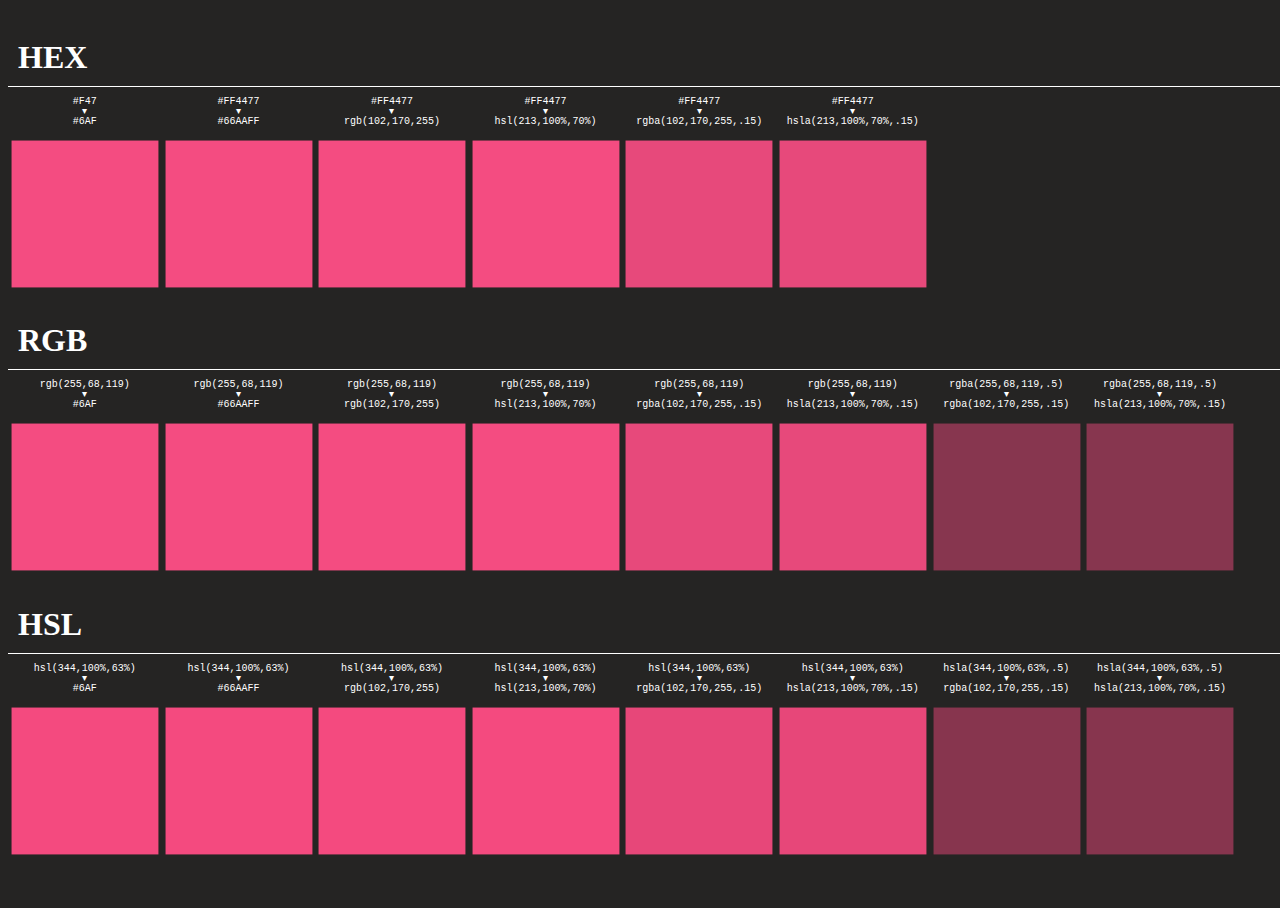
<file: js/anime-master/anime-master/documentation/examples/colors-test.html>
<!DOCTYPE html>
<html>
<head>
  <title>Colors test | anime.js</title>
  <meta charset="utf-8">
  <meta name="viewport" content="width=device-width, initial-scale=1, maximum-scale=1">
  <meta property="og:title" content="anime.js">
  <meta property="og:url" content="https://animejs.com">
  <meta property="og:description" content="Javascript Animation Engine">
  <meta property="og:image" content="https://animejs.com/documentation/assets/img/icons/og.png">
  <meta name="twitter:card" content="summary">
  <meta name="twitter:title" content="anime.js">
  <meta name="twitter:site" content="@juliangarnier">
  <meta name="twitter:description" content="Javascript Animation Engine">
  <meta name="twitter:image" content="https://animejs.com/documentation/assets/img/icons/twitter.png">
  <link rel="apple-touch-icon-precomposed" href="../assets/img/social-media-image.png">
  <link rel="icon" type="image/png" href="../assets/img/favicon.png">
  <link href="../assets/css/documentation.css" rel="stylesheet">
  <script src="../../lib/anime.min.js"></script>
  <!-- <script src="../assets/js/anime/anime.2.0.2.js"></script> -->
  <!-- <script src="../assets/js/anime/anime.1.3.js"></script> -->
  <style>
    body {
      width: 100%;
      height: 100vh;
    }
    .color-tests {
      display: flex;
      flex-wrap: wrap;
    }
    .section-title {
      display: block;
      width: 100%;
      margin-bottom: 10px;
      padding: 10px;
      border-bottom: 1px solid #FFF;
    }
    .color-test {
      flex-shrink: 2;
      text-align: center;
      font-size: 10px;
      line-height: 1em;
      font-family: monospace;
    }
    .color-el {
      display: flex;
      align-items: center;
      justify-content: center;
      position: relative;
      width: 12vw;
      height: 12vw;
      margin-top: 10px;
    }
  </style>
</head>
<body>
  <section class="color-section">
    <h1 class="section-title">HEX</h1>
    <div class="color-tests">
      <div class="color-test hex-to-hex-shorthand">#F47<br>▾<br>#6AF</div>
      <div class="color-test hex-to-hex">#FF4477<br>▾<br>#66AAFF</div>
      <div class="color-test hex-to-rgb">#FF4477<br>▾<br>rgb(102,170,255)</div>
      <div class="color-test hex-to-hsl">#FF4477<br>▾<br>hsl(213,100%,70%)</div>
      <div class="color-test hex-to-rgba">#FF4477<br>▾<br>rgba(102,170,255,.15)</div>
      <div class="color-test hex-to-hsla">#FF4477<br>▾<br>hsla(213,100%,70%,.15)</div>
    </div>
  </section>
  <section class="color-section">
    <h1 class="section-title">RGB</h1>
    <div class="color-tests">
      <div class="color-test rgb-to-hex-shorthand">rgb(255,68,119)<br>▾<br>#6AF</div>
      <div class="color-test rgb-to-hex">rgb(255,68,119)<br>▾<br>#66AAFF</div>
      <div class="color-test rgb-to-rgb">rgb(255,68,119)<br>▾<br>rgb(102,170,255)</div>
      <div class="color-test rgb-to-hsl">rgb(255,68,119)<br>▾<br>hsl(213,100%,70%)</div>
      <div class="color-test rgb-to-rgba">rgb(255,68,119)<br>▾<br>rgba(102,170,255,.15)</div>
      <div class="color-test rgb-to-hsla">rgb(255,68,119)<br>▾<br>hsla(213,100%,70%,.15)</div>
      <div class="color-test rgba-to-rgba">rgba(255,68,119,.5)<br>▾<br>rgba(102,170,255,.15)</div>
      <div class="color-test rgba-to-hsla">rgba(255,68,119,.5)<br>▾<br>hsla(213,100%,70%,.15)</div>
    </div>
  </section>
  <section class="color-section">
    <h1 class="section-title">HSL</h1>
    <div class="color-tests">
      <div class="color-test hsl-to-hex-shorthand">hsl(344,100%,63%)<br>▾<br>#6AF</div>
      <div class="color-test hsl-to-hex">hsl(344,100%,63%)<br>▾<br>#66AAFF</div>
      <div class="color-test hsl-to-rgb">hsl(344,100%,63%)<br>▾<br>rgb(102,170,255)</div>
      <div class="color-test hsl-to-hsl">hsl(344,100%,63%)<br>▾<br>hsl(213,100%,70%)</div>
      <div class="color-test hsl-to-rgba">hsl(344,100%,63%)<br>▾<br>rgba(102,170,255,.15)</div>
      <div class="color-test hsl-to-hsla">hsl(344,100%,63%)<br>▾<br>hsla(213,100%,70%,.15)</div>
      <div class="color-test hsla-to-rgba">hsla(344,100%,63%,.5)<br>▾<br>rgba(102,170,255,.15)</div>
      <div class="color-test hsla-to-hsla">hsla(344,100%,63%,.5)<br>▾<br>hsla(213,100%,70%,.15)</div>
    </div>
  </section>
  <script>

    var colorTestEls = document.querySelectorAll('.color-test');

    function createTest(el) {
      var testHtml = el.innerHTML;
      var testValues = testHtml.split('<br>▾<br>');
      var colorEl = document.createElement('div');
      colorEl.classList.add('color-el');
      el.appendChild(colorEl);
      anime({
        targets: colorEl,
        backgroundColor: [testValues[0], testValues[1]],
        scale: [.97, .75],
        direction: 'alternate',
        easing: 'easeInOutSine',
        duration: 4000,
        loop: true
      });
    }

    for (var i = 0; i < colorTestEls.length; i++) createTest(colorTestEls[i]);

  </script>
</body>
</html>
</file>
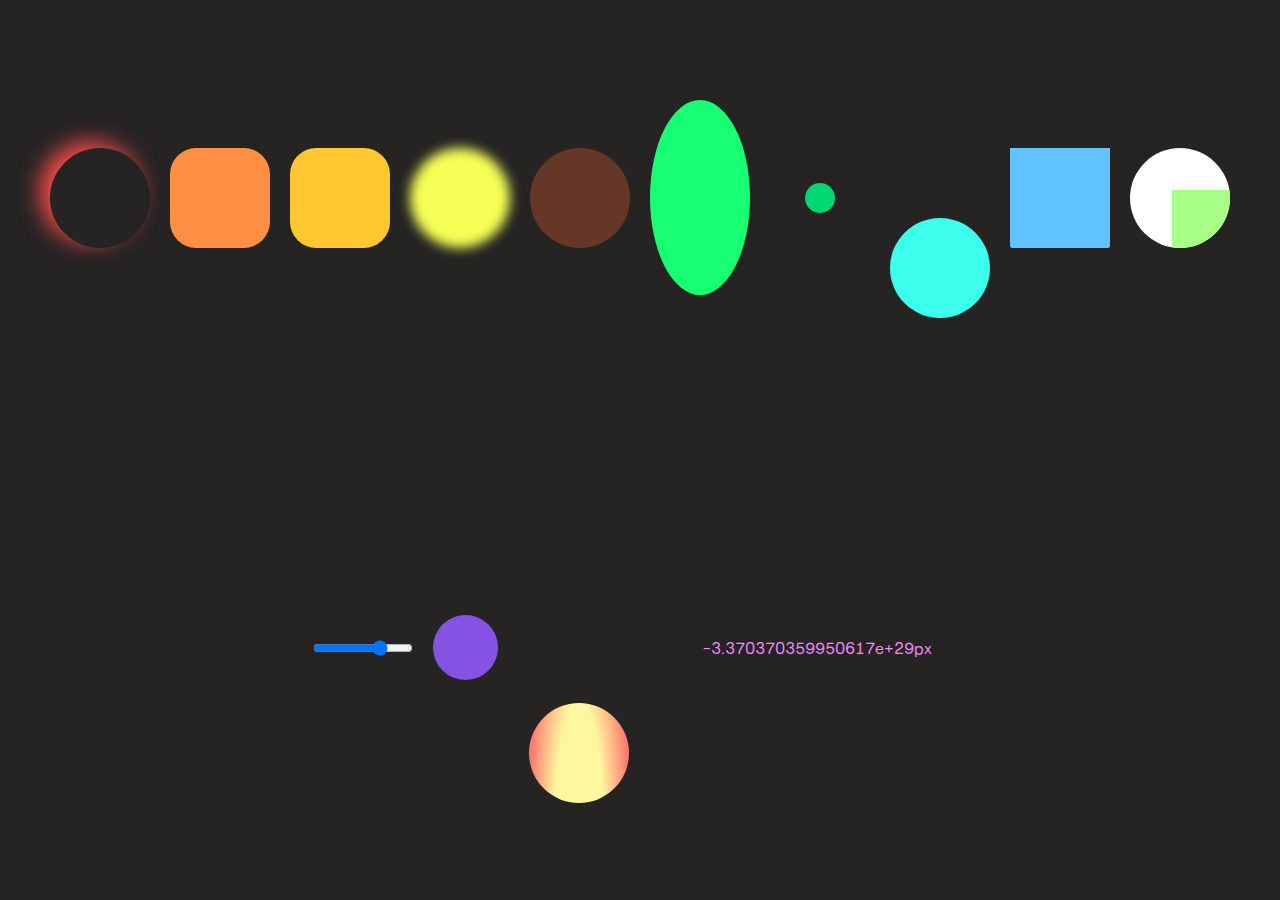
<file: js/anime-master/anime-master/documentation/examples/complex-properties.html>
<!DOCTYPE html>
<html>
<head>
  <title>Complex properties | anime.js</title>
  <meta charset="utf-8">
  <meta name="viewport" content="width=device-width, initial-scale=1, maximum-scale=1">
  <meta property="og:title" content="anime.js">
  <meta property="og:url" content="https://animejs.com">
  <meta property="og:description" content="Javascript Animation Engine">
  <meta property="og:image" content="https://animejs.com/documentation/assets/img/icons/og.png">
  <meta name="twitter:card" content="summary">
  <meta name="twitter:title" content="anime.js">
  <meta name="twitter:site" content="@juliangarnier">
  <meta name="twitter:description" content="Javascript Animation Engine">
  <meta name="twitter:image" content="https://animejs.com/documentation/assets/img/icons/twitter.png">
  <link rel="apple-touch-icon-precomposed" href="../assets/img/social-media-image.png">
  <link href="../assets/css/animejs.css" rel="stylesheet">
  <link href="../assets/css/documentation.css" rel="stylesheet">
  <!-- <script src="../../lib/anime.min.js"></script> -->
  <!-- <script src="../assets/js/anime/anime.1.3.js"></script> -->
  <!-- <script src="../assets/js/anime/anime.2.0.1.js"></script> -->
  <style>
    body {
      display: flex;
      flex-wrap: wrap;
      justify-content: center;
      align-items: center;
      min-height: 100vh;
    }
    .item {
      width: 100px;
      height: 100px;
      margin-top: 20px;
      border-radius: 50%;
      background-color: currentColor;
      margin: 10px;
    }
    .box-shadow {
      background-color: transparent;
    }
    .clip-path {
      border-radius: 0;
    }
    .auto-property {
      background-image: radial-gradient(50% 100%, #FFF7A0 50%, #FF7A6D 100%);
      background-size: auto 100px;
    }
    .exponent-values {
      width: 300px;
      background-color: transparent;
      text-align: center;
    }
  </style>
</head>
<body>
  <div class="box-shadow item color-red"></div>
  <div class="unit-less item color-orange"></div>
  <div class="specified-unit item color-lightorange"></div>
  <div class="filter item color-yellow"></div>
  <div class="rgba item color-citrus"></div>
  <div class="calc item color-green"></div>
  <div class="zero-value item color-darkgreen"></div>
  <div class="round-value item color-turquoise"></div>
  <div class="clip-path item color-skyblue"></div>
  <svg class="item" xmlns="http://www.w3.org/2000/svg" viewBox="0 0 100 100">
    <g id="Page-1" fill="none" fill-rule="evenodd">
      <g id="svg" fill="#A7FF87">
        <rect id="Rectangle" width="50" height="50" x="25" y="25"/>
      </g>
    </g>
  </svg>
  <input class="item" type="range" value="0" min="0" max="100">
  <div class="basic-css color-lavender item"></div>
  <div class="auto-property color-purple item"></div>
  <input class="exponent-values color-pink item" value="-1.1234567890123456789e+30px"></input>
  <script type="module">
    
    import anime from "../../src/index.js";

    var boxShadow = anime({
      targets: '.box-shadow',
      boxShadow: [
        {value: ['10px -10px 10px 0 currentColor', '10px 10px 20px 0 currentColor']},
        {value: '-10px 10px 30px 0 currentColor'},
        {value: '-10px -10px 20px 0 currentColor'},
        {value: '10px -10px 10px 0 currentColor'}
      ],
      loop: true,
      easing: 'linear'
    });
    var unitLess = anime({
      targets: '.unit-less',
      borderRadius: 16,
      loop: true,
      direction: 'alternate',
      easing: 'linear'
    });
    var specifiedUnit = anime({
      targets: '.specified-unit',
      borderRadius: '1em',
      loop: true,
      direction: 'alternate',
      easing: 'linear'
    });
    var filter = anime({
      targets: '.filter',
      filter: ["blur(20px)", "blur(0px)"],
      loop: true,
      direction: 'alternate',
      easing: 'linear'
    });
    var rgba = anime({
      targets: '.rgba',
      backgroundColor: ['rgba(255,100,50,1)', 'rgba(255,100,50,.0)'],
      loop: true,
      direction: 'alternate',
      easing: 'linear'
    });
    var calc = anime({
      targets: '.calc',
      height: ['calc(25% - 100px)', 'calc(25% - 0px)'],
      loop: true,
      direction: 'alternate',
      easing: 'linear'
    });
    var zeroValue = anime({
      targets: '.zero-value',
      scale: 0,
      loop: true,
      direction: 'alternate',
      easing: 'linear'
    });
    var roundValue = anime({
      targets: '.round-value',
      translateY: 100,
      round: .1,
      loop: true,
      direction: 'alternate',
      easing: 'linear'
    });
    var clipPath = anime({
      targets: '.clip-path',
      clipPath: ['circle(0px at center)', 'circle(100px at center)'],
      loop: true,
      direction: 'alternate',
      easing: 'linear'
    });
    var svgTransform = anime({
      targets: 'rect',
      transform: 'translate(10 10) scale(2)',
      loop: true,
      direction: 'alternate',
      easing: 'linear'
    });
    var rangeValue = anime({
      targets: 'input[type="range"]',
      value: 100,
      loop: true,
      direction: 'alternate',
      easing: 'linear'
    });
    var basicCSS = anime({
      targets: '.basic-css',
      width: 50,
      height: 50,
      loop: true,
      direction: 'alternate',
      easing: 'linear'
    });
    var autoProperty = anime({
      targets: '.auto-property',
      backgroundSize: ['auto 10px', 'auto 400px'],
      margin: '20% 40px 10px 30px',
      loop: true,
      direction: 'alternate',
      easing: 'linear'
    });
    var exponentValues = anime({
      targets: '.exponent-values',
      value: '+1.0123456789012346e+21px',
      loop: true,
      direction: 'alternate',
      easing: 'linear'
    });
  </script>
</body>
</html>
</file>
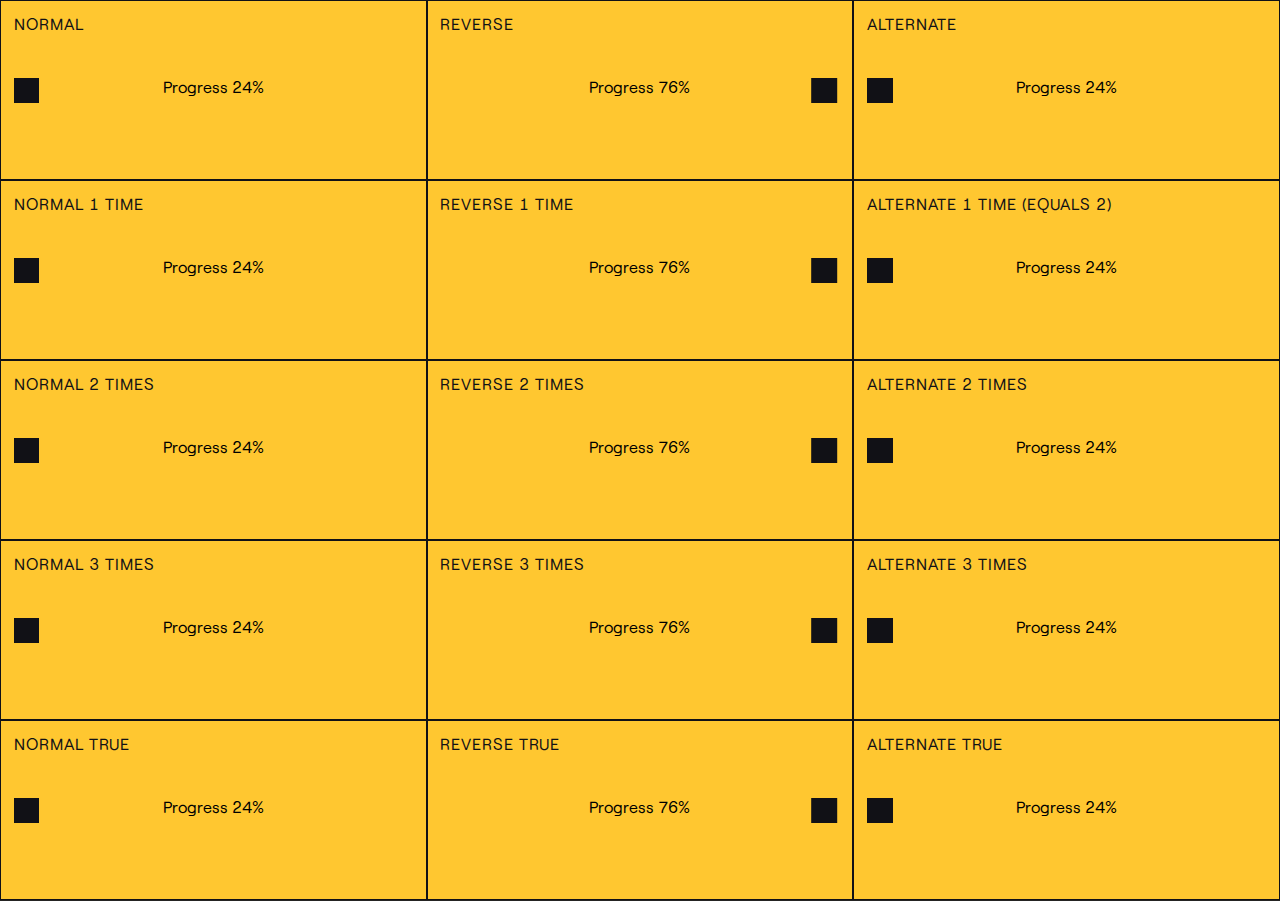
<file: js/anime-master/anime-master/documentation/examples/directions-testing.html>
<!DOCTYPE html>
<html>
<head>
  <title>Diretions Testing | anime.js</title>
  <meta charset="utf-8">
  <meta name="viewport" content="width=device-width, initial-scale=1, maximum-scale=1">
  <meta property="og:title" content="anime.js">
  <meta property="og:url" content="https://animejs.com">
  <meta property="og:description" content="Javascript Animation Engine">
  <meta property="og:image" content="https://animejs.com/documentation/assets/img/icons/og.png">
  <meta name="twitter:card" content="summary">
  <meta name="twitter:title" content="anime.js">
  <meta name="twitter:site" content="@juliangarnier">
  <meta name="twitter:description" content="Javascript Animation Engine">
  <meta name="twitter:image" content="https://animejs.com/documentation/assets/img/icons/twitter.png">
  <link rel="apple-touch-icon-precomposed" href="../assets/img/social-media-image.png">
  <link rel="icon" type="image/png" href="../assets/img/favicon.png">
  <link href="../assets/css/animejs.css" rel="stylesheet">
  <link href="../assets/css/documentation.css" rel="stylesheet">
  <script src="../../lib/anime.min.js"></script>
  <style>
    body {
      display: flex;
      flex-wrap: wrap;
      align-items: center;
      justify-content: flex-start;
      height: auto;
    }
    article {
      padding: 1vw;
      position: relative;
      width: 33.33%;
      height: 20vh;
      background: currentColor;
      border: 1px solid #111116;
    }
    h2 {
      color: #111116;
    }
    .el {
      position: relative;
      top: 5vh;
      width: 2vw;
      height: 2vw;
      background: #111116;
    }
    .logs {
      display: flex;
      flex-direction: column;
      flex-wrap: wrap;
      align-items: center;
      justify-content: center;
      position: absolute;
      top: 1vh;
      left: 0;
      bottom: 0;
      height: 19vh;
      width: 100%;
    }
    input {
      text-align: center;
      background: none;
      border: none;
    }
  </style>
</head>
<body>
  <script>
    function createTest(title, numberOfTargets, params) {
      var testEl = document.createElement('article');
      var testZoneEl = document.createElement('div');
      var logsEl = document.createElement('div');
      var progressEl = document.createElement('input');
      var promiseEl = document.createElement('input');
      var h2El = document.createElement('h2');

      for (var i = 0; i < numberOfTargets; i++) {
        var el = document.createElement('div');
        el.classList.add('el');
        testZoneEl.appendChild(el);
      }

      h2El.innerHTML = title;
      testEl.appendChild(h2El);
      logsEl.classList.add('logs');
      logsEl.appendChild(progressEl);
      logsEl.appendChild(promiseEl);
      testEl.appendChild(logsEl);
      testEl.appendChild(testZoneEl);
      document.body.appendChild(testEl);

      params.targets = testZoneEl.querySelectorAll('div');
      params.translateX = '29vw';
      params.delay = 1000;
      params.endDelay = 1000;
      params.easing = 'easeInOutQuad';
      params.begin = function() { testEl.classList.add('color-lightorange') };
      params.update = function(a) { 
        testEl.classList.add('color-red');
        progressEl.value = 'Progress ' + Math.round(a.progress) + '%';
      };
      params.complete = function() { testEl.classList.add('color-darkgreen') };
      var animation = anime(params);
      animation.finished.then(function() {
        promiseEl.value = 'Promise resolved'
        console.log('Promise resolved');
      });
      testEl.onclick = function() {
        testEl.classList.add('color-red');
        testEl.classList.remove('color-lightorange');
        testEl.classList.remove('color-darkgreen');
        animation.restart();
      }
    }

    createTest('Normal', 1, {});

    createTest('Reverse', 1, {
      direction: 'reverse'
    });

    createTest('Alternate', 1, {
      direction: 'alternate'
    });

    createTest('Normal 1 time', 1, {
      loop: 1
    });

    createTest('Reverse 1 time', 1, {
      direction: 'reverse',
      loop: 1
    });

    createTest('Alternate 1 time (equals 2)', 1, {
      direction: 'alternate',
      loop: 1
    });

    createTest('Normal 2 times', 1, {
      loop: 2
    });

    createTest('Reverse 2 times', 1, {
      direction: 'reverse',
      loop: 2
    });

    createTest('Alternate 2 times', 1, {
      direction: 'alternate',
      loop: 2
    });

    createTest('Normal 3 times', 1, {
      loop: 3
    });

    createTest('Reverse 3 times', 1, {
      direction: 'reverse',
      loop: 3
    });

    createTest('Alternate 3 times', 1, {
      direction: 'alternate',
      loop: 3
    });

    createTest('Normal true', 1, {
      loop: true
    });

    createTest('Reverse true', 1, {
      direction: 'reverse',
      loop: true
    });

    createTest('Alternate true', 1, {
      direction: 'alternate',
      loop: true
    });



  </script>
</body>
</html>
</file>
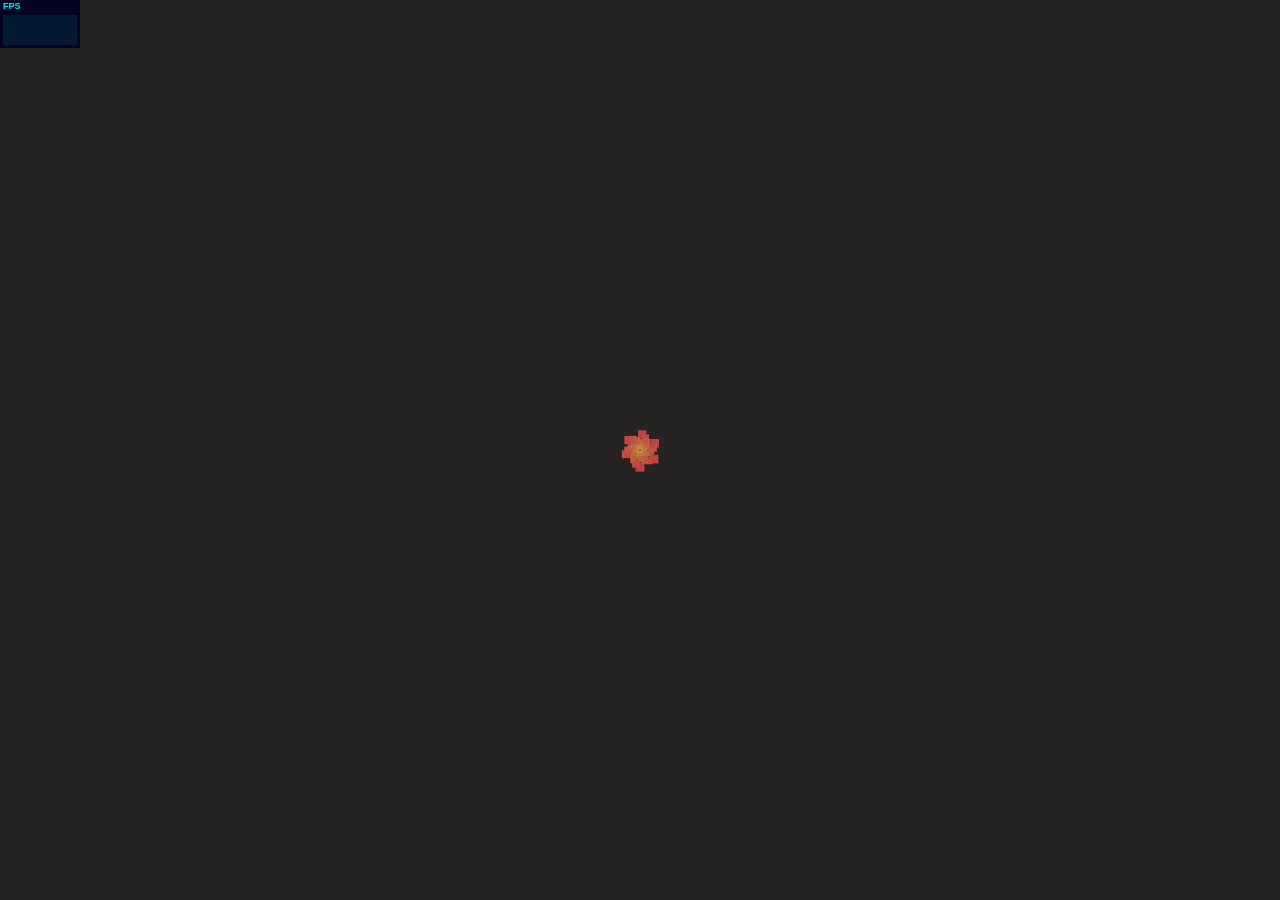
<file: js/anime-master/anime-master/documentation/examples/DOM-stress-test.html>
<!DOCTYPE html>
<html>
<head>
  <title>DOM stress test | anime.js</title>
  <meta charset="utf-8">
  <meta name="viewport" content="width=device-width, initial-scale=1, maximum-scale=1">
  <meta property="og:title" content="anime.js">
  <meta property="og:url" content="https://animejs.com">
  <meta property="og:description" content="Javascript Animation Engine">
  <meta property="og:image" content="https://animejs.com/documentation/assets/img/icons/og.png">
  <meta name="twitter:card" content="summary">
  <meta name="twitter:title" content="anime.js">
  <meta name="twitter:site" content="@juliangarnier">
  <meta name="twitter:description" content="Javascript Animation Engine">
  <meta name="twitter:image" content="https://animejs.com/documentation/assets/img/icons/twitter.png">
  <link rel="apple-touch-icon-precomposed" href="../assets/img/social-media-image.png">
  <link rel="icon" type="image/png" href="../assets/img/favicon.png" >
  <link href="../assets/css/animejs.css" rel="stylesheet">
  <link href="../assets/css/documentation.css" rel="stylesheet">
  <script src="../../lib/anime.min.js"></script>
  <!-- <script src="../assets/js/anime/anime.2.0.2.js"></script> -->
  <!-- <script src="../assets/js/anime/anime.1.0.js"></script> -->
  <style>

    .el {
      position: absolute;
      top: 50%;
      left: 50%;
      width: 1em;
      height: 1em;
      margin: -.5em 0 0 -.5em;
      font-size: 20px;
    }

  </style>
</head>
<body></body>
<script>

  var wrapperEl = document.body;
  var numberOfEls = 500;
  var duration = numberOfEls * 10;
  var radius = window.innerWidth < window.innerHeight ? window.innerWidth : window.innerHeight;
  var distance = (radius / 4 <= 150 ? 150 : radius / 2.5) / 16; 

  function createEl(i) {
    var el = document.createElement('div');
    var hue = Math.round(360 / numberOfEls * i);
    el.classList.add('el');
    //el.style.border = '5px solid hsl(' + hue + ', 50%, 50%)';
    el.style.backgroundColor = 'hsl(' + hue + ', 50%, 50%)';
    wrapperEl.appendChild(el);
    anime({
      targets: el,
      translateX: Math.sin(i) * distance + 'rem',
      translateY: Math.cos(i) * distance + 'rem',
      scale: [
        {value: [.1, 2]},
        {value: .1}
      ],
      easing: 'easeInOutSine',
      loop: true,
      duration: duration,
      delay: i * (duration / numberOfEls)
    });
  };

  for (var i = 0; i < numberOfEls; i++) createEl(i);

  </script>
  <script src="../assets/js/vendors/stats.min.js"></script>
</html>
</file>
<file: css/variables.css>
:root {
  --primary-color: #5800FF;
  --secondary-color: #6F38C5;
  --text-color: #3D3C42;
  --text-muted: #ACACAC;
  --text-colored-light: #87A2FB;
  --background-yellow: #FEFBF6;
  --grey: #D9D9D9;
  --white: #fff;
  --gradient: linear-gradient(to right, var(--primary-color), var(--secondary-color));
}

@font-face {
  font-family: "Poppins";
  src: url("../assets/fonts/Poppins/Poppins-Regular.ttf");
}
@font-face {
  font-family: "Poppins";
  src: url("../assets/fonts/Poppins/Poppins-Medium.ttf");
  font-weight: 500;
}
@font-face {
  font-family: "Poppins";
  src: url("../assets/fonts/Poppins/Poppins-SemiBold.ttf");
  font-weight: 600;
}
@font-face {
  font-family: "DM Sans";
  src: url("../assets/fonts/DM_Sans/DMSans-Regular.ttf");
}
@font-face {
  font-family: "DM Sans";
  src: url("../assets/fonts/DM_Sans/DMSans-Medium.ttf");
  font-weight: 500;
}
@font-face {
  font-family: "DM Sans";
  src: url("../assets/fonts/DM_Sans/DMSans-Bold.ttf");
  font-weight: 700;
}

/*# sourceMappingURL=variables.css.map */
</file>
<file: css/common.css>
body {
  margin: 0;
  padding: 0;
  background-color: var(--background-yellow);
  font-family: "DM Sans", sans-serif;
  color: var(--text-color);
  overflow-x: hidden;
}

h1, h3, button {
  font-family: "Poppins", sans-serif;
}

h1 {
  font-size: 32px;
  margin-top: 0;
}

h3 {
  font-size: 22px;
  margin-top: 0;
  margin-bottom: 24px;
}

.container {
  max-width: 1200px;
  padding: 0 40px;
  margin: 0 auto;
}

a.btn {
  text-decoration: none;
}

.btn {
  display: flex;
  align-items: center;
  gap: 8px;
  padding: 8px 20px;
  border: 2px solid var(--primary-color);
  border-radius: 4px;
  background: transparent;
  color: var(--primary-color);
  font-size: 1rem;
  font-weight: 500;
  cursor: pointer;
  transition: all 0.3s ease;
}
.btn i {
  font-size: 18px;
}
.btn:hover, .btn:focus {
  background: linear-gradient(to right, var(--primary-color), var(--secondary-color));
  color: var(--white);
  box-shadow: 0 2px 15px rgba(0, 0, 0, 0.25);
}
.btn.white {
  border-color: var(--white);
  color: var(--white);
}
.btn.white:hover, .btn.white:focus {
  background: var(--white);
  color: var(--text-color);
}

.section-header {
  position: relative;
}
.section-header::before {
  content: "";
  position: absolute;
  bottom: -2px;
  width: 40px;
  height: 6px;
  background-color: var(--primary-color);
}

.highlight-text {
  color: var(--text-colored-light);
  text-decoration: none;
  font-weight: 700;
  cursor: pointer;
  transition: color 0.3s ease;
}
.highlight-text:hover {
  color: var(--secondary-color);
}

.form-element {
  margin-bottom: 16px;
}
.form-element label {
  display: block;
}
.form-element label b {
  font-size: 14px;
  font-family: "Poppins", sans-serif;
}
.form-element label input, .form-element label textarea {
  display: block;
  padding: 12px 16px;
  width: 100%;
  margin-top: 2px;
  font-family: "DM Sans", sans-serif;
  background-color: #fff;
  border: 2px solid var(--grey);
  border-radius: 4px;
  box-sizing: border-box;
  transition: border-color 0.3s ease;
}
.form-element label input:focus, .form-element label textarea:focus {
  outline: none;
  border-color: var(--primary-color);
}
.form-element label textarea {
  height: 100px;
  resize: vertical;
}

@media screen and (max-width: 1980px) {
  .container {
    max-width: 1024px;
  }
}
@media screen and (max-width: 768px) {
  h1 {
    font-size: 28px;
  }
  h3 {
    font-size: 20px;
  }
  .section-header::before {
    width: 32px;
    height: 5px;
    bottom: -2px;
    left: 50%;
    translate: -50% 0;
  }
}
@media screen and (max-width: 576px) {
  body {
    font-size: 15px;
  }
  h1 {
    font-size: 24px;
  }
  h3 {
    font-size: 18px;
  }
  .container {
    padding: 0 24px;
  }
  .btn.full-width {
    width: 100%;
    justify-content: center;
    max-width: 300px;
  }
}

/*# sourceMappingURL=common.css.map */
</file>
<file: css/index.css>
#header {
  height: 100vh;
}

header {
  position: sticky;
  top: 0;
  padding: 8px 0;
  transition: all 0.3s ease;
  z-index: 2;
  opacity: 0;
}
header.scrolled {
  padding: 0 0;
  background-color: var(--white);
  box-shadow: 0 2px 15px 1px rgba(0, 0, 0, 0.1);
}
header #mobile-nav-links-container {
  display: none;
}

nav {
  display: flex;
  align-items: center;
  justify-content: space-between;
}
nav #logo-container img {
  width: 80px;
  display: block;
}
nav #ham-menu {
  display: none;
}
nav #nav-links-container .nav-link {
  display: inline-block;
  font-family: "Poppins", sans-serif;
  font-weight: 600;
  margin-left: 8px;
  padding: 16px 8px;
  color: var(--text-muted);
  cursor: pointer;
  transition: all 0.3s ease;
}
nav #nav-links-container .nav-link.active, nav #nav-links-container .nav-link:hover {
  color: var(--text-color);
}

#hero {
  height: calc(100vh - 72px);
  display: flex;
  justify-content: center;
  align-items: center;
  padding: 0 24px;
}
#hero #hero-main-container {
  display: flex;
  align-items: center;
  column-gap: 80px;
}
#hero #hero-main-container #info-container {
  opacity: 0;
}
#hero #hero-main-container #cartoon-image {
  width: 200px;
  opacity: 0;
}
#hero #hero-main-container h1 {
  margin-bottom: 8px;
}
#hero #hero-main-container h3 {
  margin-bottom: 28px;
}
#hero #hero-main-container .web-position {
  color: var(--primary-color);
}
#hero .chip {
  position: absolute;
  width: 80px;
  height: 80px;
  border-radius: 8px;
  animation: fly-chips 2s ease-in-out infinite;
  z-index: 0;
}
#hero .chip.purple {
  top: 15%;
  left: 20%;
  background: linear-gradient(rgba(111, 56, 197, 0.0078431373), rgba(88, 0, 255, 0.1254901961));
  rotate: 25deg;
}
#hero .chip.blue {
  top: 45%;
  right: 5%;
  animation-delay: 0.4s;
  background: linear-gradient(rgba(135, 162, 251, 0.0078431373), rgba(135, 162, 251, 0.3137254902));
  rotate: -24deg;
}
#hero .chip.green {
  bottom: 6%;
  left: 58%;
  animation-delay: 0.7s;
  background: linear-gradient(rgba(173, 221, 208, 0.0117647059), rgba(173, 221, 208, 0.3137254902));
  rotate: -5deg;
}

#about-container {
  display: flex;
  column-gap: 80px;
  padding: 40px 0;
  min-height: 55vh;
}
#about-container #about-text-container {
  max-width: 460px;
  opacity: 0;
}
#about-container #about-text-container p {
  line-height: 1.4rem;
}
#about-container #about-text-container #hidden-about-text {
  transition: all 0.3s ease;
}
#about-container #action-text {
  font-weight: 500;
  color: var(--primary-color);
  cursor: pointer;
}
#about-container #action-text:hover {
  color: var(--secondary-color);
}
#about-container #action-text #about-action-icon::before {
  transition: all 0.3s ease;
}
#about-container #action-text #about-action-icon.invert::before {
  rotate: 180deg;
}
#about-container #about-stats-container {
  padding-top: 24px;
}
#about-container #about-stats-container .stats-container {
  display: grid;
  grid-template-columns: auto 250px auto;
  column-gap: 12px;
  row-gap: 8px;
  align-items: center;
}
#about-container #about-stats-container .stats-container .stat-name {
  font-family: "Poppins", sans-serif;
  font-weight: 600;
  margin-right: 16px;
}
#about-container #about-stats-container .stats-container .stat-progress-bar {
  background-color: var(--grey);
}
#about-container #about-stats-container .stats-container .stat-progress-bar, #about-container #about-stats-container .stats-container .stat-progress-bar .stat-progress {
  height: 10px;
  border-radius: 10px;
}
#about-container #about-stats-container .stats-container .stat-progress {
  width: 0;
  background-color: var(--primary-color);
  animation: animate-skills 0.8s ease forwards;
  animation-delay: var(--delay);
}
#about-container #about-stats-container .stats-container .stat-number {
  font-weight: 500;
}

#portfolio-container {
  padding: 40px 0 60px 0;
  min-height: 50vh;
}
#portfolio-container #pf-header {
  opacity: 0;
}
#portfolio-container #portfolio-grid {
  display: grid;
  grid-template-columns: 1fr 1fr 1fr;
  gap: 50px;
  margin-top: 40px;
}
#portfolio-container #portfolio-grid .portfolio-card {
  position: relative;
  opacity: 0;
  height: 260px;
  box-sizing: border-box;
  background: var(--white);
  box-shadow: 0 4px 15px -1px rgba(0, 0, 0, 0.25);
  cursor: pointer;
  transition: box-shadow 0.3s ease;
  overflow: hidden;
}
#portfolio-container #portfolio-grid .portfolio-card img {
  display: block;
  width: 100%;
  height: 100%;
  object-fit: cover;
}
#portfolio-container #portfolio-grid .portfolio-card .portfolio-info-container {
  display: flex;
  align-items: center;
  justify-content: space-between;
  flex-direction: column;
  padding: 32px 24px 40px;
  position: absolute;
  top: 0;
  left: 0;
  bottom: 0;
  right: 0;
  color: white;
  text-align: center;
  opacity: 0;
  scale: 1.1;
  background: rgba(0, 0, 0, 0);
  transition: all 0.3s ease;
}
#portfolio-container #portfolio-grid .portfolio-card .portfolio-info-container p {
  font-weight: 500;
  margin: 0 0 12px 0;
}
#portfolio-container #portfolio-grid .portfolio-card .portfolio-info-container .info-text {
  line-height: 1.4rem;
}
#portfolio-container #portfolio-grid .portfolio-card .portfolio-info-container .language-text {
  font-size: 0.85rem;
}
#portfolio-container #portfolio-grid .portfolio-card, #portfolio-container #portfolio-grid .portfolio-card > img, #portfolio-container #portfolio-grid .portfolio-card > .portfolio-info-container {
  border-radius: 8px;
}
#portfolio-container #portfolio-grid .portfolio-card:hover .portfolio-info-container {
  opacity: 1;
  scale: 1;
  background: rgba(0, 0, 0, 0.85);
}
#portfolio-container #portfolio-grid .portfolio-card:first-child img {
  object-position: 30% 0;
}

#hire {
  padding: 60px 0;
}

#hire-card {
  background-image: linear-gradient(to bottom, rgba(135, 162, 251, 0.1), rgba(111, 56, 197, 0.1));
  padding: 40px 60px;
  box-shadow: 0 4px 15px -2px rgba(0, 0, 0, 0.25);
  border-radius: 20px;
  display: flex;
  justify-content: space-between;
  align-items: center;
  opacity: 0;
}
#hire-card #hire-side {
  max-width: 400px;
}
#hire-card #hire-side p {
  margin-bottom: 40px;
  line-height: 1.4rem;
}
#hire-card #hire-side #hire-actions-container {
  display: flex;
  align-items: center;
  column-gap: 40px;
}
#hire-card #hire-side #hire-actions-container .btn {
  position: relative;
}
#hire-card #hire-side #hire-actions-container .btn::after {
  content: "";
  position: absolute;
  width: 24px;
  height: 1px;
  background-color: var(--grey);
  right: -35px;
}
#hire-card #hire-side #hire-actions-container .hire-link {
  font-size: 28px;
  display: inline-block;
  transition: all 0.3s ease;
  color: var(--secondary-color);
}
#hire-card #hire-side #hire-actions-container .hire-link:first-of-type {
  margin-right: 8px;
}
#hire-card #hire-side #hire-actions-container .hire-link:hover {
  color: var(--text-color);
}
#hire-card #animation-side {
  text-align: center;
  position: relative;
}
#hire-card #animation-side #web-dev, #hire-card #animation-side #me {
  display: flex;
  align-items: center;
  justify-content: center;
}
#hire-card #animation-side #web-dev span, #hire-card #animation-side #me span {
  font-weight: 600;
  line-height: 1.5rem;
}
#hire-card #animation-side #web-dev {
  width: 220px;
  height: 220px;
  border-radius: 50%;
  background-image: linear-gradient(to bottom, rgba(135, 162, 251, 0.02), rgba(135, 162, 251, 0.5));
}
#hire-card #animation-side #web-dev span {
  font-size: 18px;
  color: var(--text-colored-light);
}
#hire-card #animation-side #me {
  width: 36px;
  height: 36px;
  border-radius: 8px;
  background-image: linear-gradient(to bottom, rgba(111, 56, 197, 0.02), rgba(88, 0, 255, 0.2));
  position: absolute;
  bottom: 0;
}
#hire-card #animation-side #me span {
  font-size: 14px;
  color: rgba(111, 56, 197, 0.5);
}
#hire-card #animation-side #me.once {
  animation: animate-me 2s ease forwards;
  animation-delay: 2s;
}
#hire-card #animation-side #me.active {
  animation: animate-me 2s ease infinite alternate;
}

#contact-container {
  background-color: #EEEEEE;
  padding: 40px 0 60px;
  text-align: center;
}
#contact-container #contact-header, #contact-container #contact-text {
  opacity: 0;
}
#contact-container .section-header::before {
  width: 32px;
  height: 5px;
  bottom: -2px;
  left: 50%;
  translate: -50% 0;
}
#contact-container #contact-form {
  max-width: 400px;
  margin: 0 auto;
  text-align: left;
  opacity: 0;
}
#contact-container #submit-btn {
  margin: 40px auto 0;
}
#contact-container #submit-btn:disabled, #contact-container #submit-btn:disabled:hover {
  cursor: default;
  color: var(--white);
  background: var(--grey);
  border-color: var(--grey);
  box-shadow: none;
}
#contact-container #submit-btn .mdi.rotate {
  animation: loading 1s linear infinite;
}

#footer {
  position: relative;
  padding: 60px 0 40px 0;
  text-align: center;
  color: #D9C4FF;
  background-image: linear-gradient(to bottom right, var(--primary-color), var(--secondary-color));
}
#footer #footer-container {
  opacity: 0;
}
#footer .social-links {
  display: flex;
  justify-content: center;
  align-items: center;
  gap: 16px;
}
#footer .social-links .social-link {
  font-size: 24px;
  color: #D9C4FF;
  border: 2px solid #D9C4FF;
  border-radius: 8px;
  padding: 4px 8px;
  transition: border-color 0.2s ease, color 0.2s ease, background-color 0.2s ease;
}
#footer .social-links .social-link:hover, #footer .social-links .social-link:focus {
  border-color: var(--white);
  color: var(--white);
}
#footer #exit-link {
  margin-top: 24px;
}
#footer #copyright {
  font-family: "Poppins", sans-serif;
  font-weight: 500;
  margin: 0;
}
#footer .social-link, #footer #exit-link, #footer #copyright {
  opacity: 0;
}
#footer #to-top {
  position: absolute;
  right: 24px;
  bottom: 40px;
  display: inline-flex;
  justify-content: center;
  align-items: center;
  width: 40px;
  height: 40px;
  border: 2px solid #D9C4FF;
  border-radius: 50%;
  cursor: pointer;
  transition: all 0.3s ease;
}
#footer #to-top:hover {
  background-color: var(--white);
  border-color: var(--white);
  color: var(--primary-color);
}

@keyframes fly-chips {
  0% {
    translate: 0 0;
  }
  50% {
    translate: 0 20px;
  }
  100% {
    translate: 0 0;
  }
}
@keyframes animate-skills {
  0% {
    width: 0;
  }
  100% {
    width: var(--progress);
  }
}
@keyframes animate-me {
  0%, 10% {
    translate: 0 0;
    border-radius: 8px;
    width: 36px;
    height: 36px;
  }
  90%, 100% {
    translate: 80px -8px;
    border-radius: 60px;
    width: 60px;
    height: 60px;
  }
}
@keyframes loading {
  0% {
    rotate: 0deg;
  }
  100% {
    rotate: 360deg;
  }
}
@media screen and (max-width: 768px) {
  #hero #hero-main-container {
    flex-direction: column;
    row-gap: 40px;
  }
  #hero #hero-main-container #info-container {
    text-align: center;
  }
  #hero #hero-main-container #info-container .btn {
    margin: 40px auto 0 auto;
  }
  #about-container {
    min-height: 75vh;
    row-gap: 40px;
    flex-direction: column;
  }
  #about-container #about-stats-container .stats-container {
    grid-template-columns: auto 250px auto;
    text-align: left;
  }
  #about-container #about-stats-container, #about-container #about-text-container {
    max-width: 450px;
    margin: 0 auto;
  }
  #portfolio-container #portfolio-grid {
    grid-template-columns: 1fr;
    gap: 24px;
  }
  #portfolio-container #portfolio-grid .portfolio-card {
    margin: 0 auto;
    width: 300px;
  }
  #hire-card #hire-side {
    margin: 0 auto;
  }
  #hire-card #animation-side {
    display: none;
  }
  #about-container, #portfolio-container, #hire {
    text-align: center;
  }
}
@media screen and (max-width: 576px) {
  nav {
    display: grid;
    grid-template-columns: auto auto;
    gap: auto;
  }
  nav #ham-menu {
    display: inline-block;
    margin: 8px 0;
    padding: 4px 8px;
    color: var(--primary-color);
    cursor: pointer;
    font-size: 24px;
    font-weight: 600;
  }
  nav #nav-links-container {
    display: none;
  }
  nav #logo-container img {
    width: 60px;
  }
  header #mobile-nav-links-container {
    display: block;
    height: 0;
    overflow: hidden;
    text-align: center;
  }
  header #mobile-nav-links-container.active {
    height: auto;
  }
  header #mobile-nav-links-container .mobile-nav-link {
    display: block;
    font-family: "Poppins", sans-serif;
    font-weight: 600;
    padding: 16px 8px;
    color: var(--text-muted);
    cursor: pointer;
    transition: all 0.3s ease;
  }
  header #mobile-nav-links-container .mobile-nav-link.active, header #mobile-nav-links-container .mobile-nav-link:hover {
    color: var(--text-color);
    background-color: var(--background-yellow);
  }
  #hero .chip {
    width: 40px;
    height: 40px;
  }
  #hero #hero-main-container #cartoon-image {
    width: 180px;
    height: 180px;
  }
  #about-container {
    min-height: 85vh;
  }
  #about-container #about-stats-container .stats-container {
    grid-template-columns: auto 180px auto;
  }
  #about-container #about-stats-container .stats-container .stat-name {
    margin-right: 10px;
  }
  #hire-card {
    padding: 40px 24px 24px;
  }
  #hire-card #hire-actions-container {
    flex-direction: column;
    row-gap: 32px;
  }
  #hire-card #hire-actions-container .btn::after {
    right: unset;
    bottom: -20px;
    left: 50%;
    translate: -50% 0;
  }
  #footer #to-top {
    position: static;
    margin-top: 24px;
  }
}

/*# sourceMappingURL=index.css.map */
</file>
<file: css/modal.css>
#modal {
  position: fixed;
  top: 0;
  left: 0;
  width: 100%;
  height: 100%;
  align-items: center;
  justify-content: center;
  z-index: 10;
  display: none;
}
#modal.active {
  display: flex;
}
#modal #modal-backdrop {
  position: absolute;
  width: 100%;
  height: 100%;
  background-color: rgba(0, 0, 0, 0.4);
  z-index: 11;
}
#modal #modal-body {
  position: relative;
  width: 80%;
  max-width: 600px;
  max-height: 90vh;
  margin: 40px;
  background-color: var(--white);
  border-radius: 8px;
  box-shadow: 0 4px 15px -1px rgba(0, 0, 0, 0.25);
  z-index: 12;
  overflow-y: auto;
}
#modal #modal-gallery-container {
  position: relative;
  height: 400px;
  background-color: var(--text-color);
  padding: 12px 24px;
}
#modal #modal-gallery-container .gallery-controls {
  position: absolute;
  top: 50%;
  translate: 0 -50%;
  padding: 10px 6px;
  font-size: 18px;
  color: white;
  background-color: rgba(0, 0, 0, 0.4);
  transition: background-color 0.3s ease;
  cursor: pointer;
}
#modal #modal-gallery-container .gallery-controls.left {
  left: 0;
}
#modal #modal-gallery-container .gallery-controls.right {
  right: 0;
}
#modal #modal-gallery-container .gallery-controls:hover {
  background-color: rgba(0, 0, 0, 0.8);
}
#modal #modal-gallery-container .gallery-controls.hidden {
  display: none;
}
#modal #modal-gallery-container #modal-gallery {
  height: 100%;
  position: relative;
  overflow: hidden;
}
#modal #modal-gallery-container #modal-gallery .image-container {
  position: absolute;
  top: 0;
  left: 0;
  height: 100%;
  width: 100%;
  display: flex;
  align-items: center;
  justify-content: center;
  opacity: 1;
  transition: all 0.3s ease;
  cursor: zoom-in;
}
#modal #modal-gallery-container #modal-gallery .image-container img {
  display: block;
  max-height: 100%;
  max-width: 100%;
  border-radius: 8px;
}
#modal #modal-gallery-container #modal-gallery .image-container.left, #modal #modal-gallery-container #modal-gallery .image-container.right {
  opacity: 0;
  scale: 0.6;
}
#modal #modal-gallery-container #modal-gallery .image-container.left {
  translate: -100% 0;
}
#modal #modal-gallery-container #modal-gallery .image-container.right {
  translate: 100% 0;
}
#modal #modal-content-container {
  padding: 16px 24px 24px;
}
#modal #modal-content-container #modal-header-container {
  display: flex;
  align-items: flex-start;
  justify-content: space-between;
  column-gap: 8px;
}
#modal #modal-content-container #modal-header-container h3 {
  margin-bottom: 12px;
}
#modal #modal-content-container #modal-header-container i {
  font-size: 24px;
  cursor: pointer;
  color: var(--text-muted);
  transition: all 0.3s ease;
}
#modal #modal-content-container #modal-header-container i:hover {
  color: var(--text-color);
}
#modal #modal-content-container #modal-text {
  margin: 0 0 32px;
}
#modal #modal-content-container .btn {
  text-decoration: none;
  display: inline-flex;
}

@media screen and (max-width: 576px) {
  #modal #modal-body {
    max-width: unset;
    max-height: unset;
    width: unset;
    height: 100%;
    margin: 0;
    border-radius: 0;
  }
  #modal #modal-gallery-container {
    height: 65%;
    box-sizing: border-box;
  }
  #modal #modal-content-container {
    height: 35%;
    box-sizing: border-box;
  }
}

/*# sourceMappingURL=modal.css.map */
</file>
<file: js/anime-master/anime-master/documentation/assets/css/animejs.css>
@font-face {
 font-family: "Roobert";
 font-weight: 400;
 font-style: normal;
 src: url("../fonts/Roobert-Regular.woff2") format("woff2");
}

@font-face {
 font-family: "Roobert";
 font-weight: 400;
 font-style: italic;
 src: url("../fonts/Roobert-Regular.woff2") format("woff2");
}

@font-face {
 font-family: "Roobert";
 font-weight: 600;
 font-style: normal;
 src: url("../fonts/Roobert-SemiBold.woff2") format("woff2");
}

@font-face {
 font-family: "Roobert";
 font-weight: 600;
 font-style: italic;
 src: url("../fonts/Roobert-SemiBoldItalic.woff2") format("woff2");
}

@font-face {
  font-family: "InputMono";
  src: url("../fonts/InputMono-Regular.woff2") format("woff2"),
      url("../fonts/InputMono-Regular.woff") format("woff");
  font-weight: normal;
  font-style: normal;
}

@font-face {
  font-family: "InputMono";
  src: url("../fonts/InputMono-Bold.woff2") format("woff2"),
      url("../fonts/InputMono-Bold.woff") format("woff");
  font-weight: bold;
  font-style: normal;
}

@font-face {
  font-family: "InputMono";
  src: url("../fonts/InputMono-BoldItalic.woff2") format("woff2"),
      url("../fonts/InputMono-BoldItalic.woff") format("woff");
  font-weight: bold;
  font-style: italic;
}

@font-face {
  font-family: "InputMono";
  src: url("../fonts/InputMono-Italic.woff2") format("woff2"),
      url("../fonts/InputMono-Italic.woff") format("woff");
  font-weight: normal;
  font-style: italic;
}

*, *:before, *:after {
  box-sizing: border-box;
  margin: 0;
  padding: 0;
  border: 0;
  font: inherit;
  vertical-align: baseline;
}

html,
body {
  background-color: #252423;
  color: #F6F4F2;
}

body {
  font-family: Roobert, Helvetica Neue, Helvetica, Arial, sans-serif;
  font-weight: 400;
  font-feature-settings:"tnum" 1, "ss03" 1;
  -webkit-font-smoothing: antialiased;
}

h1, h2 {
  font-weight: 600;
}

input {
  font-family: Roobert, Helvetica Neue, Helvetica, Arial, sans-serif;
  font-variant-numeric: tabular-nums;
}

sup {
  vertical-align: super;
  font-size: .625em;
}

strong {
  font-weight: 600;
}

.color-white { color: #F6F4F2; } /* White */
.color-black { color: #2E2C2C; } /* Black */
.color-red, .color-targets { color: #FF4B4B; }/* red: */
.color-orange, .color-properties { color: #FF8F42; }/* orange: */
.color-lightorange, .color-prop-params { color: #FFC730; }/* lightorange: */
.color-yellow, .color-anim-params { color: #F6FF56; }/* yellow: */
.color-citrus, .color-values { color: #A4FF4F; }/* citrus: */
.color-green, .color-keyframes { color: #18FF74; }/* green: */
.color-darkgreen, .color-staggering { color: #00D672; }/* darkgreen: */
.color-turquoise, .color-tl { color: #3CFFEC; }/* turquoise: */
.color-skyblue, .color-controls { color: #61C3FF; }/* skyblue: */
.color-kingblue, .color-callbacks { color: #5A87FF; }/* kingblue: */
.color-lavender, .color-svg { color: #8453E3; }/* lavender: */
.color-purple, .color-easings { color: #C26EFF; }/* purple: */
.color-pink, .color-helpers { color: #FB89FB; }/* pink: */

.anime-mini-logo {
  width: 100px;
  height: 24px;
  transform: scaleY(.5);
}
</file>
<file: js/anime-master/anime-master/documentation/assets/css/anime-theme.css>
.hljs {
  display: block;
  color: #F6F4F2;
}

.hljs-comment,
.hljs-quote {
  color: #A2A09F;
  font-style: italic;
}

.hljs-doctag,
.hljs-keyword,
.hljs-formula {
  color: #B08CFF;
}

.hljs-section,
.hljs-name,
.hljs-selector-tag,
.hljs-deletion,
.hljs-subst {
  color: #FF7C72;
}

.hljs-literal {
  color: #1CE2B2;
}

.hljs-string,
.hljs-regexp,
.hljs-addition,
.hljs-attribute,
.hljs-attr,
.hljs-meta-string {
  color: #A6FF8F;
}

.hljs-built_in,
.hljs-class .hljs-title {
  color: #FBF38C;
}

.hljs-variable,
.hljs-template-variable,
.hljs-type,
.hljs-selector-class,
.hljs-selector-attr,
.hljs-selector-pseudo,
.hljs-number {
  color: #FF7C72;
}

.hljs-symbol,
.hljs-bullet,
.hljs-link,
.hljs-meta,
.hljs-selector-id,
.hljs-title {
  color: #61C3FF;
}

.hljs-emphasis {
  font-style: italic;
}

.hljs-strong {
  font-weight: bold;
}

.hljs-link {
  text-decoration: underline;
}
</file>
<file: js/anime-master/anime-master/documentation/assets/css/documentation.css>
html,
body,
header {
  background-color: #252423;
}

body {
  position: absolute;
  width: 100%;
  height: 100%;
  color: white;
  font-variant-numeric: tabular-nums;
  -webkit-font-smoothing: antialiased;
  overflow-x: hidden;
}

.content {
  overflow: hidden;
  opacity: 0;
  display: flex;
  flex-direction: row;
  width: 100%;
  height: 100%;
  transition: opacity 1s ease;
}

.ready .content {
  opacity: 1;
}

/* Headers */

.header {
  position: absolute;
  z-index: 1;
  top: 0;
  width: 100%;
}

.logo {
  display: flex;
  justify-content: space-between;
  opacity: .8;
  width: 100%;
  height: 20px;
  text-decoration: none;
  color: currentColor;
}

.logo:visited {
  color: currentColor;
}

.logo svg {
  width: 100%;
  height: 100%;
}

.logo:hover {
  opacity: 1;
}

.version-number {
  opacity: .6;
  color: currentColor;
}

header {
  position: sticky;
  top: 0;
  z-index: 2;
  display: flex;
  align-items: center;
  justify-content: space-between;
  width: 100%;
  height: 60px;
  padding-left: 20px;
  padding-right: 20px;
  border-bottom: 1px solid rgba(0,0,0,.65);
}

h2 {
  font-size: 16px;
  letter-spacing: 1px;
  text-transform: uppercase;
  font-weight: 200;
}

/* Panes */

.pane {
  position: relative;
  height: 100%;
}

/* Sidebar */

.sidebar {
  display: flex;
  flex-direction: column;
  width: 240px;
  padding-top: 60px;
  border-right: 1px solid rgba(0,0,0,.65);
}

.sidebar-info {
  display: flex;
  justify-content: space-between;
  padding: 20px;
}

.navigation {
  overflow-y: auto;
  width: 100%;
  height: 100%;
  padding: 10px 0 20px 20px;
}

.navigation ul {
  height: 30px;
  overflow-y: hidden;
  -webkit-transition:opacity .4s ease;
  transition: opacity .4s ease;
}

.navigation ul li {
  position: relative;
}

.navigation ul li:before {
  content: "";
  display: block;
  position: absolute;
  top: 4px;
  left: 2px;
  width: 1px;
  height: calc(100% - 8px);
  background-color: white;
}

.navigation ul li:first-child:before {
  display: none;
}

.navigation a {
  display: block;
  padding-left: 10px;
  color: white;
  text-decoration: none;
  font-size: 14px;
  line-height: 20px;
  letter-spacing: .5px;
  text-transform: uppercase;
}

.navigation ul li:first-child a {
  padding-left: 0;
  padding-top: 10px;
  padding-bottom: 10px;
}

.navigation ul li a,
.navigation ul li:before {
  opacity: .4;
}

.navigation ul li a {
  transition: opacity .4s ease, color .4s ease;
}

.navigation ul.active a {
  opacity: .7;
}

.navigation ul li:hover a,
.navigation ul li:hover:before {
  transition: none;
  opacity: 1;
}

.navigation ul li.active a,
.navigation ul li.active:before {
  opacity: 1;
  color: currentColor;
}

.navigation ul li.active:before {
  background-color: currentColor;
}

.navigation ul.active li:first-child a,
.navigation ul.active li:first-child a:hover {
  opacity: 1;
  color: currentColor;
}

/* Info pane */

.demo-info {
  flex-direction: column;
  font-size: 16px;
  line-height: 22px;
}

.info-output {
  overflow-x: hidden;
  overflow-y: auto;
  position: relative;
  top: 0;
  width: 100%;
  height: calc(100% - 60px);
  padding: 20px;
}

.demo-info pre {
  font-variant-ligatures: none;
  -webkit-font-variant-ligatures: none;
}

.demo-info code {
  font-family: "Input Mono Reg", monospace;
  font-size: 14px;
  line-height: 22px;
  white-space: pre-wrap;
}

.demo-info p {
  margin-bottom: 20px;
}

.demo-info p,
.demo-info td {
  color: #F6F4F2;
}

.demo-info i {
  font-style: italic;
}

.demo-info a {
  text-decoration: none;
  border-bottom: 1px dotted currentColor;
  word-wrap: break-word;
  overflow-wrap: break-word;
}

.demo-info a:hover {
  border-bottom: 1px solid currentColor;
}

.demo-info a[href^="http"],
.demo-info a[href^="http"]:visited {
  color: #F6F4F2;
}

.demo-info p.bubble {
  display: inline-block;
  position: relative;
  padding: 8px 12px;
}

.demo-info p.bubble.warning {
  color: #FBF38C;
}

.demo-info p.bubble.info {
  color: #61C3FF;
}

.demo-info p.bubble:after {
  content: "";
  pointer-events: none;
  color: currentColor;
  display: inline-block;
  position: absolute;
  top: 0;
  left: 0;
  right: 0;
  bottom: 0;
  background-color: currentColor;
  border-radius: 3px;
  opacity: .05;
}

.demo-info code.hljs {
  display: inline-block;
}

.demo-info pre {
  margin-bottom: 20px;
}

.demo-info pre code {
  position: relative;
  display: inline-block;
  width: 100%;
  padding: 8px 12px;
  background-color: rgba(0,0,0,.2);
  border: 1px solid rgba(0,0,0,.2);
  border-radius: 3px;
}

.demo-info p code {
  position: relative;
  padding: 0 2px;
  height: 20px;
  background-color: rgba(0,0,0,.2);
  box-shadow: inset 0 0 1px rgba(0,0,0,.4);
  border-radius: 3px;
}

.demo-info table {
  margin-bottom: 20px;
  border: 1px solid rgba(255,255,255,.15);
  border-spacing: 0;
  border-radius: 3px;
}

.demo-info td {
  vertical-align: middle;
  padding: 8px 12px;
  border-left: 1px solid rgba(255,255,255,.15);
  border-top: 1px solid rgba(255,255,255,.15);
}

.demo-info thead td {
  text-transform: uppercase;
  font-size: 16px;
  line-height: 22px;
  letter-spacing: 1px;
  color: rgba(255,255,255,.4);
  border-top: none;
}

.demo-info td:first-child {
  border-left: none;
}

.code-preview {
  width: 100%;
  padding-top: 40px;
}

.code-preview h2 {
  margin-bottom: 20px;
}

/* Demos */

.demos {
  overflow-y: scroll;
  width: calc(50% - 240px);
  min-width: 330px;
}

article {
  width: 100%;
  display: flex;
  flex-direction: column;
  flex-wrap: wrap;
  align-items: flex-start;
  justify-content: flex-start;
}

.demo {
  position: relative;
  z-index: 1;
  display: flex;
  align-items: center;
  justify-content: center;
  width: 100%;
  min-height: 200px;
  padding-top: 35px;
  border-bottom: 1px solid rgba(0,0,0,.65);
  cursor: pointer;
}

.demo-description {
  display: none;
}

.demo.controls {
  padding-top: 50px;
}

.demo.active.controls {
  cursor: default;
}

.demo:before {
  content: "";
  position: absolute;
  z-index: 0;
  top: 0;
  left: 0;
  opacity: 0;
  display: block;
  width: 100%;
  height: 100%;
  background-color: currentColor;
}

.demo.active:before {
  opacity: .05;
}

.demo-content {
  position: relative;
  display: flex;
  flex-direction: column;
  justify-content: center;
  text-align: center;
  width: 290px;
  height: 100%;
}

.demo-content.vertical {
  flex-direction: row;
}

.demo-title {
  position: absolute;
  top: 0;
  left: 20px;
  width: calc(100% - 40px);
  padding: 23px 0;
  font-size: 14px;
  letter-spacing: 2px;
  text-transform: uppercase;
  color: #F6F4F2;
  opacity: .9;
}

.active .demo-title {
  color: currentColor;
  opacity: 1;
}

.line {
  width: 100%;
  padding: 1px 0px;
}

.line.align-center {
  display: flex;
  justify-content: center;
}

.grid {
  display: flex;
  flex-wrap: wrap;
}

.controls {
  opacity: .4;
  display: flex;
  align-items: center;
  justify-content: center;
  padding-top: 20px;
  padding-bottom: 10px;
}

.controls button {
  position: relative;
  display: block;
  margin: 0 0 0 -1px;
  padding: 5px 10px;
  font-size: 14px;
  text-transform: uppercase;
  border: 1px solid currentColor;
  background-color: transparent;
  color: currentColor;
}

.controls button:focus {
  outline: none;
}

.active .controls {
  opacity: 1;
}

.active .controls button:after {
  content: '';
  opacity: 0;
  position: absolute;
  left: 0;
  top: 0;
  display: block;
  width: 100%;
  height: 100%;
  background-color: currentColor;
}

.active .controls button:hover:after {
  opacity: .2;
}

.controls button.is-active:after,
.controls button.is-active:hover:after {
  opacity: .4;
}

.controls button:first-child {
  margin-left: 0;
}

.controls input {
  margin-left: 10px;
}

.text-output {
  padding-top: 10px;
  padding-bottom: 10px;
  font-size: 16px;
  color: currentColor;
  text-align: center;
  background-color: transparent;
  border: 1px solid currentColor;
}

.log {
  width: 100%;
  height: 100%;
  background: transparent;
  color: currentColor;
  border: none;
  font-size: 16px;
  text-align: center;
}

.bottom.log {
  padding-top: 10px;
  padding-bottom: 10px;
}

.logs {
  pointer-events: none;
  display: flex;
  flex-direction: column;
  align-items: center;
  position: absolute;
  width: 100%;
  height: auto;
}

.log:focus {
  outline: none;
}

input.progress {
  cursor: ew-resize;
}

input.progress[value] {
  position: relative;
  width: 100%;
  height: 27px;
  -webkit-appearance: none;
  background-color: transparent;
  color: currentColor;
}

input.progress[value]:focus {
  outline: none;
}

input.progress[value]:after {
  content: "";
  position: absolute;
  top: 13px;
  left: 0;
  width: 100%;
  height: 1px;
  background-color: currentColor;
}

input.progress[value]::-webkit-slider-thumb {
  -webkit-appearance: none;
  background-color: currentColor;
  border-radius: 50%;
  width: 16px;
  height: 16px;
}

.square,
.circle {
  pointer-events: none;
  position: relative;
  width: 28px;
  height: 28px;
  margin: 1px;
  background-color: currentColor;
  font-size: 14px;
}

.circle {
  border-radius: 50%;
}

.square.outline,
.circle.outline {
  background-color: transparent;
  border: 1px solid currentColor;
}

.triangle {
  pointer-events: none;
  position: relative;
  width: 0;
  height: 0;
  border-style: solid;
  border-width: 0 14px 24px 14px;
  border-color: transparent transparent currentColor transparent;
}

.small {
  width: 18px;
  height: 18px;
}

.small.triangle {
  border-width: 0 10px 17px 10px;
}

.large {
  width: 48px;
  height: 48px;
}

.stretched {
  height: 2px;
}

.shadow {
  position: absolute;
  opacity: .2;
}

.label {
  position: absolute;
  opacity: 0;
  display: flex;
  flex-direction: column;
  justify-content: center;
  text-align: left;
  width: 100%;
  height: auto;
  padding-left: 38px;
  transition: opacity .5s ease;
  white-space: nowrap
}

.demo.active .label {
  opacity: .2;
}

.small.label {
  height: 18px;
  padding-left: 28px;
}

.large.label {
  height: 48px;
  padding-left: 58px;
}

.motion-path {
  position: relative;
  width: 256px;
  margin: auto;
}

.follow-path {
  position: absolute;
  top: -9px;
  left: -9px;
}

.align-center {
  align-items: center;
}

.add-states-demo .el {
  border: 1px solid rgba(0,0,0,0);
}

#cssProperties .el {
  transform: translate3d(0,0,0);
}

/* Responsive */

.sidebar,
.demo-info {
  display: none;
}

.demos {
  top: 60px;
  width: 100%;
  min-width: auto;
  height: calc(100% - 60px);
  -webkit-overflow-scrolling: touch;
}

@media (min-width: 800px) {
  .header {
    width: 239px;
  }
  .demo-info {
    display: inherit;
    width: calc(100% - 380px);
  }
  .demos {
    top: 0;
    width: 380px;
    height: 100%;
  }
  .demos::-webkit-scrollbar {
    width: 1px;
    background-color: transparent;
  }

  .demos::-webkit-scrollbar-track {
    background-color: rgba(0,0,0,.65);
  }

  .demos::-webkit-scrollbar-thumb {
    background-color: rgba(255,255,255,.3);
  }

  .demos::-webkit-scrollbar-thumb:hover {
    background-color: rgba(255,255,255,.6);
  }
}

@media (min-width: 1100px) {
  .sidebar {
    display: inherit;
  }
  .demos {
    width: calc(50% - 240px);
  }
  .demo-info {
    width: 50%;
  }
}
</file>
